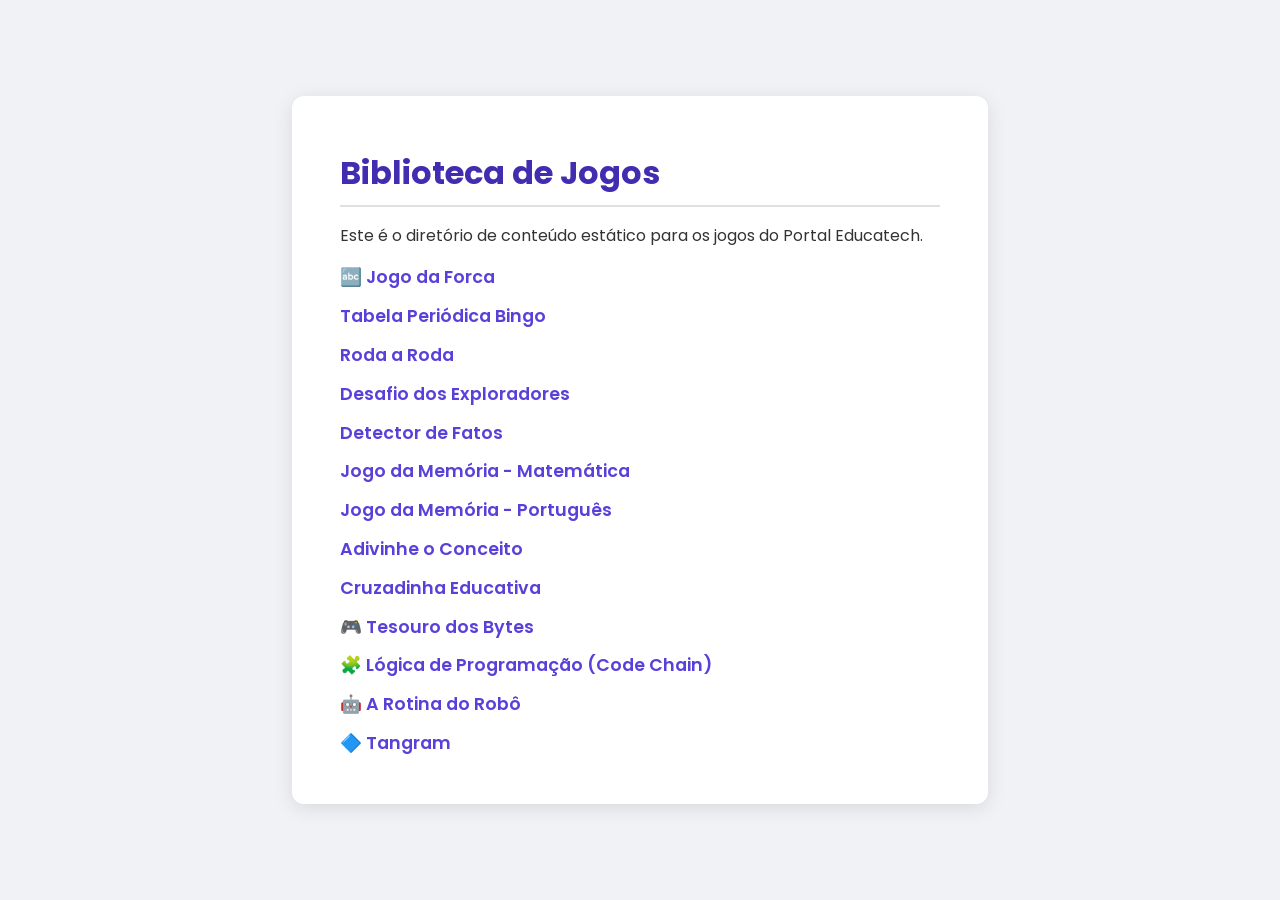
<file: index.html>
﻿<!DOCTYPE html>
<html lang="pt-BR">

<head>
    <meta charset="UTF-8">
    <meta name="viewport" content="width=device-width, initial-scale=1.0">
    <title>Índice de Jogos - Conteúdo Estático</title>
    <link rel="preconnect" href="https://fonts.googleapis.com">
    <link rel="preconnect" href="https://fonts.gstatic.com" crossorigin>
    <link href="https://fonts.googleapis.com/css2?family=Poppins:wght@300;400;600&display=swap" rel="stylesheet">
    <style>
        body {
            font-family: 'Poppins', sans-serif;
            background-color: #f0f2f5;
            color: #333;
            display: flex;
            justify-content: center;
            align-items: center;
            min-height: 100vh;
            margin: 0;
        }

        .container {
            background-color: white;
            padding: 2rem 3rem;
            border-radius: 12px;
            box-shadow: 0 4px 20px rgba(0, 0, 0, 0.1);
            max-width: 600px;
            width: 90%;
        }

        h1 {
            color: #422db1;
            border-bottom: 2px solid #e0e0e0;
            padding-bottom: 0.5rem;
            margin-bottom: 1rem;
        }

        ul {
            list-style-type: none;
            padding: 0;
        }

        li {
            margin: 0.8rem 0;
        }

        a {
            text-decoration: none;
            color: #5940d9;
            font-weight: 600;
            font-size: 1.1rem;
            transition: color 0.2s;
        }

        a:hover {
            color: #422db1;
            text-decoration: underline;
        }
    </style>
</head>

<body>
    <div class="container">
        <h1>Biblioteca de Jogos</h1>
        <p>Este é o diretório de conteúdo estático para os jogos do Portal Educatech.</p>
        <ul>
            <li><a href="./jogo-da-forca/">🔤 Jogo da Forca</a></li>
            <li><a href="./tabela-periodica-bingo/">Tabela Periódica Bingo</a></li>
            <li><a href="./roda-a-roda/">Roda a Roda</a></li>
            <li><a href="./desafio-exploradores/">Desafio dos Exploradores</a></li>
            <li><a href="./detector-fatos/">Detector de Fatos</a></li>
            <li><a href="./game-memoria/indexmatematica.html">Jogo da Memória - Matemática</a></li>
            <li><a href="./game-memoria/indexportuges.html">Jogo da Memória - Português</a></li>
            <li><a href="./Conceitos/">Adivinhe o Conceito</a></li>
            <li><a href="./Cruzadinha/">Cruzadinha Educativa</a></li>
            <li><a href="./tesouro-dos-bytes/">🎮 Tesouro dos Bytes</a></li>
            <li><a href="./logica de programação/">🧩 Lógica de Programação (Code Chain)</a></li>
            <li><a href="./rotina-robo/">🤖 A Rotina do Robô</a></li>
            <li><a href="./tangram/">🔷 Tangram</a></li>
        </ul>
    </div>
</body>

</html>
</file>
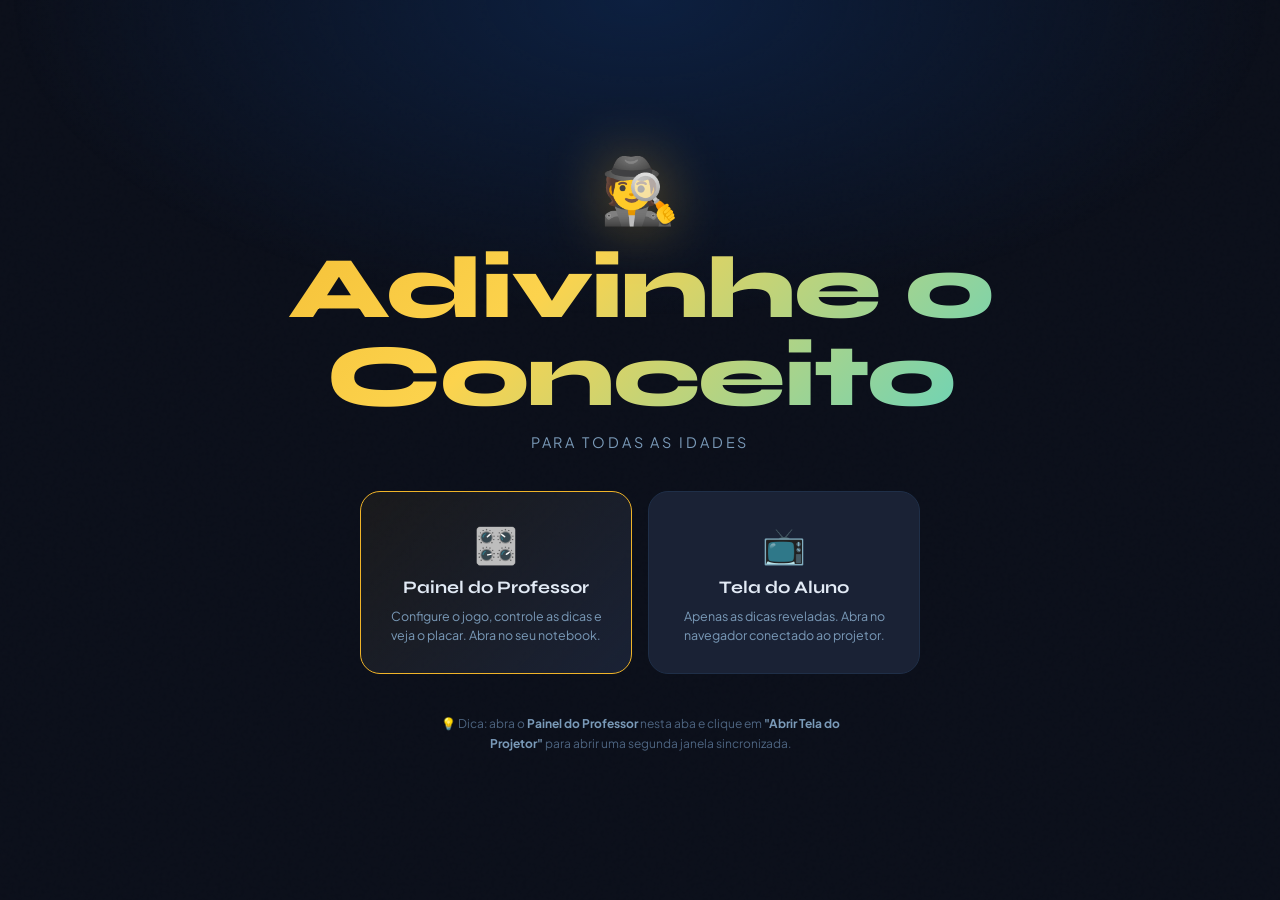
<file: Conceitos/index.html>
<!DOCTYPE html>
<html lang="pt-BR">

<head>
  <meta charset="UTF-8">
  <meta name="viewport" content="width=device-width, initial-scale=1.0">
  <title>Adivinhe o Conceito 🕵️</title>
  <link
    href="https://fonts.googleapis.com/css2?family=Syne:wght@700;800&family=Plus+Jakarta+Sans:wght@400;500;600;700&family=JetBrains+Mono:wght@500;700&display=swap"
    rel="stylesheet">
  <script src="https://cdn.sheetjs.com/xlsx-0.20.1/package/dist/xlsx.full.min.js"></script>
  <style>
    :root {
      --bg: #0b0f1a;
      --surf: #111827;
      --card: #1a2235;
      --border: #1f2f48;
      --border2: #2d4060;
      --gold: #f0b429;
      --gold2: #fcd34d;
      --cyan: #22d3ee;
      --green: #34d399;
      --red: #f87171;
      --purple: #a78bfa;
      --text: #e2eaf5;
      --muted: #4d6480;
      --muted2: #7a9ab8;

      --pts5-c: #f0b429;
      --pts5-bg: #f0b42918;
      --pts3-c: #22d3ee;
      --pts3-bg: #22d3ee18;
      --pts2-c: #34d399;
      --pts2-bg: #34d39918;
      --pts1-c: #a78bfa;
      --pts1-bg: #a78bfa18;
    }

    *,
    *::before,
    *::after {
      margin: 0;
      padding: 0;
      box-sizing: border-box;
    }

    body {
      background: var(--bg);
      color: var(--text);
      font-family: 'Plus Jakarta Sans', sans-serif;
      min-height: 100vh;
      overflow-x: hidden;
    }

    /* ─── NOISE TEXTURE OVERLAY ─────────────────────── */
    body::before {
      content: '';
      position: fixed;
      inset: 0;
      pointer-events: none;
      z-index: 0;
      background-image: url("data:image/svg+xml,%3Csvg viewBox='0 0 256 256' xmlns='http://www.w3.org/2000/svg'%3E%3Cfilter id='n'%3E%3CfeTurbulence type='fractalNoise' baseFrequency='0.9' numOctaves='4' stitchTiles='stitch'/%3E%3C/filter%3E%3Crect width='100%25' height='100%25' filter='url(%23n)' opacity='0.04'/%3E%3C/svg%3E");
      opacity: 0.4;
    }

    /* ─── UTILITIES ──────────────────────────────────── */
    .screen {
      display: none;
      min-height: 100vh;
      position: relative;
      z-index: 1;
    }

    .screen.active {
      display: flex;
      flex-direction: column;
    }

    /* ─── LANDING ────────────────────────────────────── */
    #landing {
      align-items: center;
      justify-content: center;
      background: radial-gradient(ellipse 70% 50% at 50% 0%, #0d2040, transparent 70%);
      padding: 2rem;
      gap: 2.5rem;
    }

    .landing-hero {
      text-align: center;
    }

    .landing-emoji {
      font-size: 4rem;
      display: block;
      margin-bottom: 1rem;
      filter: drop-shadow(0 0 30px #f0b42966);
    }

    .landing-title {
      font-family: 'Syne', sans-serif;
      font-size: clamp(2.8rem, 7vw, 5.5rem);
      font-weight: 800;
      line-height: 1;
      letter-spacing: -0.02em;
      background: linear-gradient(135deg, var(--gold) 0%, var(--gold2) 40%, var(--cyan) 100%);
      -webkit-background-clip: text;
      -webkit-text-fill-color: transparent;
      background-clip: text;
    }

    .landing-sub {
      margin-top: 0.75rem;
      font-size: 0.9rem;
      color: var(--muted2);
      letter-spacing: 0.2em;
      text-transform: uppercase;
    }

    .mode-cards {
      display: grid;
      grid-template-columns: 1fr 1fr;
      gap: 1rem;
      width: 100%;
      max-width: 560px;
    }

    @media(max-width:500px) {
      .mode-cards {
        grid-template-columns: 1fr;
      }
    }

    .mode-card {
      background: var(--card);
      border: 1.5px solid var(--border);
      border-radius: 1.25rem;
      padding: 1.8rem 1.5rem;
      cursor: pointer;
      transition: all 0.2s;
      text-align: center;
      display: flex;
      flex-direction: column;
      gap: 0.6rem;
      align-items: center;
    }

    .mode-card:hover {
      border-color: var(--gold);
      transform: translateY(-3px);
      box-shadow: 0 16px 40px #f0b42918;
    }

    .mode-card .mc-icon {
      font-size: 2.2rem;
    }

    .mode-card .mc-title {
      font-family: 'Syne', sans-serif;
      font-size: 1.1rem;
      font-weight: 700;
      color: var(--text);
    }

    .mode-card .mc-desc {
      font-size: 0.78rem;
      color: var(--muted2);
      line-height: 1.5;
    }

    .mode-card.highlight {
      border-color: var(--gold);
      background: linear-gradient(135deg, #f0b42910, var(--card));
    }

    /* ─── SETUP (professor) ──────────────────────────── */
    #setup {
      align-items: center;
      justify-content: center;
      background: radial-gradient(ellipse 60% 40% at 50% 0%, #0d2040, transparent);
      padding: 2rem;
    }

    .setup-wrap {
      width: 100%;
      max-width: 640px;
      display: flex;
      flex-direction: column;
      gap: 1.5rem;
    }

    .setup-back {
      align-self: flex-start;
      background: none;
      border: 1.5px solid var(--border);
      border-radius: 0.6rem;
      color: var(--muted2);
      padding: 0.4rem 0.9rem;
      font-size: 0.8rem;
      cursor: pointer;
      font-family: 'Plus Jakarta Sans', sans-serif;
      transition: all 0.15s;
    }

    .setup-back:hover {
      border-color: var(--border2);
      color: var(--text);
    }

    .setup-header {
      text-align: center;
      margin-bottom: 1.5rem;
    }

    .setup-header h2 {
      font-family: 'Syne', sans-serif;
      font-size: 2.2rem;
      font-weight: 800;
    }

    .setup-header p {
      color: var(--muted2);
      font-size: 0.9rem;
      margin-top: 0.3rem;
    }

    #user-info {
      display: none;
      text-align: center;
      padding: 0.6rem;
      background: rgba(240, 180, 41, 0.1);
      border-radius: 1rem;
      border: 1px solid rgba(240, 180, 41, 0.2);
      font-size: 0.85rem;
      color: var(--gold2);
      margin-bottom: 1.2rem;
      animation: fadein 0.5s ease;
    }

    .setup-panel {
      background: var(--card);
      border: 1.5px solid var(--border);
      border-radius: 1.25rem;
      padding: 2rem;
      display: flex;
      flex-direction: column;
      gap: 1.2rem;
    }

    .field-label {
      display: block;
      font-size: 0.7rem;
      letter-spacing: 0.15em;
      text-transform: uppercase;
      color: var(--muted2);
      margin-bottom: 0.5rem;
      font-weight: 600;
    }

    .field-input {
      width: 100%;
      background: var(--surf);
      border: 1.5px solid var(--border);
      border-radius: 0.7rem;
      padding: 0.85rem 1rem;
      color: var(--text);
      font-family: 'Plus Jakarta Sans', sans-serif;
      font-size: 0.95rem;
      outline: none;
      transition: border-color 0.2s, box-shadow 0.2s;
    }

    .field-input:focus {
      border-color: var(--gold);
      box-shadow: 0 0 0 3px #f0b42920;
    }

    .field-input::placeholder {
      color: var(--muted);
    }

    textarea.field-input {
      resize: vertical;
      min-height: 75px;
    }

    /* ─── VISUAL EDITOR TABS ─── */
    .tabs-row {
      display: flex;
      gap: 0.5rem;
      margin-bottom: 1rem;
    }

    .tab-btn {
      flex: 1;
      background: var(--surf);
      border: 1.5px solid var(--border);
      color: var(--muted2);
      padding: 0.7rem 1.2rem;
      border-radius: 0.7rem;
      font-family: 'Plus Jakarta Sans', sans-serif;
      font-size: 0.85rem;
      font-weight: 600;
      cursor: pointer;
      transition: all 0.2s;
    }

    .tab-btn:hover {
      border-color: var(--border2);
      color: var(--text);
    }

    .tab-btn.active {
      background: var(--gold);
      border-color: var(--gold);
      color: #000;
      box-shadow: 0 4px 15px #f0b42930;
    }

    .visual-list {
      display: flex;
      flex-direction: column;
      gap: 1rem;
      max-height: 50vh;
      overflow-y: auto;
      padding-right: 0.5rem;
    }

    .v-card {
      background: var(--surf);
      border: 1.5px solid var(--border);
      border-radius: 0.8rem;
      padding: 1.2rem;
      display: flex;
      flex-direction: column;
      gap: 0.8rem;
      position: relative;
    }

    .v-card-header {
      display: flex;
      justify-content: space-between;
      align-items: center;
      margin-bottom: 0.2rem;
    }

    .v-card-num {
      font-family: 'Syne', sans-serif;
      font-weight: 700;
      color: var(--gold);
      font-size: 1rem;
    }

    .btn-rm-card {
      background: #f8717118;
      color: #fca5a5;
      border: 1px solid #f8717155;
      border-radius: 0.5rem;
      padding: 0.35rem 0.8rem;
      font-size: 0.72rem;
      font-weight: 600;
      cursor: pointer;
      transition: 0.15s;
    }

    .btn-rm-card:hover {
      background: #f8717133;
      color: #fff;
    }

    .v-row {
      display: grid;
      grid-template-columns: 1fr 1fr;
      gap: 0.8rem;
    }

    @media(max-width: 600px) {
      .v-row {
        grid-template-columns: 1fr;
      }
    }

    .v-row>div {
      display: flex;
      flex-direction: column;
      gap: 0.35rem;
    }

    .v-input {
      background: var(--bg);
      border: 1.5px solid var(--border);
      border-radius: 0.5rem;
      padding: 0.7rem 0.8rem;
      color: var(--text);
      font-family: 'Plus Jakarta Sans', sans-serif;
      font-size: 0.85rem;
      outline: none;
      transition: border-color 0.2s;
    }

    .v-input:focus {
      border-color: var(--gold);
      box-shadow: 0 0 0 2px #f0b42920;
    }

    .v-label {
      font-size: 0.65rem;
      color: var(--muted2);
      text-transform: uppercase;
      font-weight: 700;
      letter-spacing: 0.05em;
    }

    .btn-add-v {
      background: transparent;
      border: 1.5px dashed var(--border2);
      color: var(--muted2);
      padding: 1rem;
      border-radius: 0.8rem;
      font-family: 'Plus Jakarta Sans', sans-serif;
      font-size: 0.9rem;
      font-weight: 600;
      cursor: pointer;
      transition: all 0.2s;
      display: flex;
      align-items: center;
      justify-content: center;
      gap: 0.5rem;
    }

    .btn-add-v:hover {
      border-color: var(--gold);
      color: var(--gold);
      background: #f0b42910;
    }

    .grid2 {
      display: grid;
      grid-template-columns: 1fr 1fr;
      gap: 1rem;
    }

    .btn-primary {
      width: 100%;
      padding: 1rem;
      border: none;
      border-radius: 0.8rem;
      background: linear-gradient(135deg, var(--gold), var(--gold2));
      color: #0a0c10;
      font-family: 'Syne', sans-serif;
      font-size: 1.2rem;
      font-weight: 700;
      letter-spacing: 0.05em;
      cursor: pointer;
      transition: transform 0.15s, box-shadow 0.15s, opacity 0.2s;
      box-shadow: 0 4px 24px #f0b42940;
    }

    .btn-primary:hover {
      transform: translateY(-2px);
      box-shadow: 0 8px 32px #f0b42955;
    }

    .btn-primary:active {
      transform: translateY(0);
    }

    .btn-primary:disabled {
      opacity: 0.45;
      cursor: not-allowed;
      transform: none;
    }

    .err-box {
      background: #f8717118;
      border: 1.5px solid #f87171;
      border-radius: 0.7rem;
      padding: 0.85rem 1rem;
      color: #fca5a5;
      font-size: 0.85rem;
      display: none;
    }

    /* ─── LOADING ────────────────────────────────────── */
    #loading {
      align-items: center;
      justify-content: center;
      gap: 2rem;
      background: var(--bg);
    }

    .spin {
      width: 56px;
      height: 56px;
      border: 3px solid var(--border);
      border-top-color: var(--gold);
      border-radius: 50%;
      animation: spin 0.75s linear infinite;
    }

    @keyframes spin {
      to {
        transform: rotate(360deg)
      }
    }

    .load-text {
      font-family: 'Syne', sans-serif;
      font-size: 1.5rem;
      color: var(--muted2);
      animation: breathe 1.6s ease-in-out infinite;
    }

    @keyframes breathe {

      0%,
      100% {
        opacity: 0.3
      }

      50% {
        opacity: 1
      }
    }

    /* ─── PROFESSOR PANEL ────────────────────────────── */
    #professor {
      flex-direction: row !important;
      min-height: 100vh;
    }

    /* Left sidebar */
    .prof-sidebar {
      width: 260px;
      min-width: 220px;
      background: var(--surf);
      border-right: 1.5px solid var(--border);
      display: flex;
      flex-direction: column;
      overflow: hidden;
    }

    .prof-sidebar-top {
      padding: 1rem;
      border-bottom: 1.5px solid var(--border);
      display: flex;
      flex-direction: column;
      gap: 0.5rem;
    }

    .sidebar-brand {
      font-family: 'Syne', sans-serif;
      font-size: 0.95rem;
      font-weight: 700;
      background: linear-gradient(90deg, var(--gold), var(--cyan));
      -webkit-background-clip: text;
      -webkit-text-fill-color: transparent;
      background-clip: text;
    }

    .sidebar-tema {
      font-size: 0.72rem;
      color: var(--muted2);
    }

    .btn-open-proj {
      width: 100%;
      padding: 0.65rem;
      border: none;
      border-radius: 0.6rem;
      background: linear-gradient(90deg, var(--gold), var(--gold2));
      color: #0a0c10;
      font-family: 'Syne', sans-serif;
      font-size: 0.9rem;
      font-weight: 700;
      cursor: pointer;
      transition: opacity 0.15s;
    }

    .btn-open-proj:hover {
      opacity: 0.9;
    }

    .sidebar-list {
      flex: 1;
      overflow-y: auto;
      padding: 0.75rem;
      display: flex;
      flex-direction: column;
      gap: 0.35rem;
    }

    .sidebar-label {
      font-size: 0.62rem;
      letter-spacing: 0.15em;
      text-transform: uppercase;
      color: var(--muted);
      margin-bottom: 0.3rem;
    }

    .card-item {
      display: flex;
      align-items: center;
      gap: 0.5rem;
      padding: 0.55rem 0.7rem;
      border-radius: 0.6rem;
      border: 1.5px solid transparent;
      cursor: pointer;
      transition: all 0.15s;
      font-size: 0.82rem;
      color: var(--text);
      font-weight: 500;
      background: var(--card);
    }

    .card-item:hover {
      border-color: var(--border2);
    }

    .card-item.active {
      border-color: var(--gold);
      background: #f0b42912;
      color: var(--gold);
    }

    .card-item.used {
      opacity: 0.3;
      text-decoration: line-through;
      pointer-events: none;
    }

    .card-num {
      font-family: 'JetBrains Mono', monospace;
      font-size: 0.68rem;
      color: var(--muted);
      min-width: 20px;
    }

    /* Right: main control area */
    .prof-main {
      flex: 1;
      display: flex;
      flex-direction: column;
      overflow: hidden;
    }

    /* Scoreboard bar */
    .score-bar {
      background: var(--surf);
      border-bottom: 1.5px solid var(--border);
      padding: 0.6rem 1.2rem;
      display: flex;
      gap: 0.6rem;
      align-items: center;
      flex-wrap: wrap;
    }

    .score-bar-label {
      font-size: 0.65rem;
      text-transform: uppercase;
      letter-spacing: 0.15em;
      color: var(--muted);
      margin-right: 0.2rem;
    }

    .team-pill {
      display: flex;
      align-items: center;
      gap: 0.4rem;
      background: var(--card);
      border: 1.5px solid var(--border);
      border-radius: 2rem;
      padding: 0.25rem 0.5rem 0.25rem 0.85rem;
      font-size: 0.82rem;
      font-weight: 600;
      transition: border-color 0.15s;
    }

    .team-pill:hover {
      border-color: var(--border2);
    }

    .team-pill-pts {
      font-family: 'JetBrains Mono', monospace;
      font-size: 0.88rem;
      color: var(--gold);
    }

    .pill-btn {
      width: 20px;
      height: 20px;
      border-radius: 50%;
      border: none;
      cursor: pointer;
      font-size: 0.72rem;
      font-weight: 700;
      display: flex;
      align-items: center;
      justify-content: center;
      transition: transform 0.1s;
    }

    .pill-btn:hover {
      transform: scale(1.2);
    }

    .pill-plus {
      background: var(--green);
      color: #000;
    }

    .pill-minus {
      background: var(--red);
      color: #fff;
    }

    /* Control content */
    .prof-content {
      flex: 1;
      overflow-y: auto;
      padding: 1.5rem;
      display: flex;
      flex-direction: column;
      gap: 1.2rem;
      align-items: center;
    }

    /* IDLE state */
    .idle-hint {
      flex: 1;
      display: flex;
      flex-direction: column;
      align-items: center;
      justify-content: center;
      gap: 1rem;
      color: var(--muted2);
      text-align: center;
    }

    .idle-hint .ih-icon {
      font-size: 3rem;
      opacity: 0.4;
    }

    /* Active concept panel */
    .ctrl-panel {
      width: 100%;
      max-width: 680px;
      display: flex;
      flex-direction: column;
      gap: 1rem;
    }

    .concept-reveal-box {
      background: linear-gradient(135deg, #f0b42915, #f0b42905);
      border: 2px solid var(--gold);
      border-radius: 1rem;
      padding: 1.2rem 1.5rem;
      display: flex;
      align-items: center;
      justify-content: space-between;
      gap: 1rem;
    }

    .concept-reveal-name {
      font-family: 'Syne', sans-serif;
      font-size: 1.8rem;
      font-weight: 800;
      color: var(--gold);
    }

    .proib-list {
      display: flex;
      flex-wrap: wrap;
      gap: 0.35rem;
      margin-top: 0.4rem;
    }

    .proib-tag {
      background: #f8717118;
      border: 1px solid #f8717155;
      color: #fca5a5;
      font-size: 0.68rem;
      font-weight: 700;
      padding: 0.15rem 0.55rem;
      border-radius: 2rem;
      text-decoration: line-through;
      text-transform: uppercase;
      letter-spacing: 0.05em;
    }

    /* Timer ring */
    .timer-wrap {
      display: flex;
      flex-direction: column;
      align-items: center;
      gap: 0.3rem;
      flex-shrink: 0;
    }

    .timer-ring {
      position: relative;
      width: 72px;
      height: 72px;
    }

    .timer-ring svg {
      transform: rotate(-90deg);
    }

    .timer-ring circle {
      transition: stroke-dashoffset 1s linear;
    }

    .timer-num {
      position: absolute;
      inset: 0;
      display: flex;
      align-items: center;
      justify-content: center;
      font-family: 'Syne', sans-serif;
      font-size: 1.6rem;
      font-weight: 800;
    }

    .timer-num.urgent {
      color: var(--red) !important;
      animation: tshake 0.25s ease infinite;
    }

    @keyframes tshake {

      0%,
      100% {
        transform: translateX(0)
      }

      33% {
        transform: translateX(-2px)
      }

      66% {
        transform: translateX(2px)
      }
    }

    /* Dicas panel - professor sees all, controls reveal */
    .dicas-panel {
      display: flex;
      flex-direction: column;
      gap: 0.5rem;
    }

    .dica-ctrl-row {
      display: flex;
      align-items: stretch;
      gap: 0.6rem;
      border-radius: 0.75rem;
      overflow: hidden;
      border: 1.5px solid var(--border);
      transition: border-color 0.2s;
    }

    .dica-ctrl-row.revealed {
      border-color: var(--border2);
    }

    .dica-pts-badge {
      width: 48px;
      display: flex;
      flex-direction: column;
      align-items: center;
      justify-content: center;
      flex-shrink: 0;
      font-family: 'Syne', sans-serif;
      font-size: 1.2rem;
      font-weight: 800;
      gap: 1px;
      background: var(--surf);
    }

    .dica-pts-badge small {
      font-family: 'Plus Jakarta Sans', sans-serif;
      font-size: 0.55rem;
      font-weight: 700;
      text-transform: uppercase;
      letter-spacing: 0.06em;
      opacity: 0.75;
    }

    .dp5 {
      color: var(--pts5-c);
    }

    .dp3 {
      color: var(--pts3-c);
    }

    .dp2 {
      color: var(--pts2-c);
    }

    .dp1 {
      color: var(--pts1-c);
    }

    .dica-ctrl-text {
      flex: 1;
      padding: 0.7rem 0.85rem;
      font-size: 0.88rem;
      line-height: 1.55;
      background: var(--card);
      display: flex;
      align-items: center;
      color: var(--text);
    }

    .dica-ctrl-text.hidden-dica {
      color: var(--muted);
      font-style: italic;
    }

    .dica-reveal-btn {
      padding: 0 0.9rem;
      border: none;
      border-left: 1.5px solid var(--border);
      background: var(--surf);
      color: var(--muted2);
      font-size: 0.78rem;
      font-weight: 700;
      cursor: pointer;
      transition: all 0.15s;
      font-family: 'Plus Jakarta Sans', sans-serif;
      white-space: nowrap;
    }

    .dica-reveal-btn:hover {
      background: var(--gold);
      color: #000;
    }

    .dica-reveal-btn:disabled {
      opacity: 0.3;
      cursor: default;
      background: var(--surf);
      color: var(--muted);
    }

    /* Action buttons */
    .action-row {
      display: flex;
      gap: 0.6rem;
      flex-wrap: wrap;
    }

    .btn-acertou {
      flex: 1;
      min-width: 140px;
      padding: 0.8rem;
      border: none;
      border-radius: 0.75rem;
      background: linear-gradient(135deg, var(--green), #059669);
      color: #000;
      font-family: 'Syne', sans-serif;
      font-size: 1rem;
      font-weight: 700;
      cursor: pointer;
      transition: all 0.15s;
      box-shadow: 0 4px 16px #34d39930;
    }

    .btn-acertou:hover {
      transform: translateY(-2px);
      box-shadow: 0 8px 24px #34d39945;
    }

    .btn-pular {
      padding: 0.8rem 1.2rem;
      border: 1.5px solid var(--border);
      border-radius: 0.75rem;
      background: transparent;
      color: var(--muted2);
      font-family: 'Plus Jakarta Sans', sans-serif;
      font-size: 0.9rem;
      font-weight: 600;
      cursor: pointer;
      transition: all 0.15s;
    }

    .btn-pular:hover {
      border-color: var(--border2);
      color: var(--text);
    }

    .btn-novo-jogo {
      padding: 0.8rem 1.2rem;
      border: 1.5px solid var(--border);
      border-radius: 0.75rem;
      background: transparent;
      color: var(--muted);
      font-family: 'Plus Jakarta Sans', sans-serif;
      font-size: 0.85rem;
      font-weight: 600;
      cursor: pointer;
      transition: all 0.15s;
    }

    .btn-novo-jogo:hover {
      border-color: var(--red);
      color: var(--red);
    }

    /* AWARD MODAL */
    .modal-bg {
      display: none;
      position: fixed;
      inset: 0;
      background: #00000090;
      backdrop-filter: blur(6px);
      z-index: 200;
      align-items: center;
      justify-content: center;
      padding: 2rem;
    }

    .modal-bg.open {
      display: flex;
      animation: fadein 0.2s ease;
    }

    @keyframes fadein {
      from {
        opacity: 0
      }

      to {
        opacity: 1
      }
    }

    .modal-box {
      background: var(--card);
      border: 1.5px solid var(--border);
      border-radius: 1.25rem;
      padding: 2rem;
      width: 100%;
      max-width: 480px;
      display: flex;
      flex-direction: column;
      gap: 1.2rem;
      animation: popin 0.25s cubic-bezier(0.175, 0.885, 0.32, 1.275);
    }

    @keyframes popin {
      from {
        transform: scale(0.88);
        opacity: 0
      }

      to {
        transform: scale(1);
        opacity: 1
      }
    }

    .modal-title {
      font-family: 'Syne', sans-serif;
      font-size: 1.1rem;
      font-weight: 700;
      text-align: center;
      color: var(--muted2);
      text-transform: uppercase;
      letter-spacing: 0.1em;
    }

    .modal-pts-info {
      text-align: center;
      font-size: 0.82rem;
      color: var(--muted2);
    }

    .modal-teams {
      display: flex;
      flex-direction: column;
      gap: 0.5rem;
    }

    .modal-team-btn {
      display: flex;
      align-items: center;
      justify-content: space-between;
      padding: 0.85rem 1.1rem;
      border-radius: 0.75rem;
      border: 1.5px solid var(--border);
      background: var(--surf);
      color: var(--text);
      font-family: 'Plus Jakarta Sans', sans-serif;
      font-size: 0.95rem;
      font-weight: 600;
      cursor: pointer;
      transition: all 0.15s;
    }

    .modal-team-btn:hover {
      border-color: var(--green);
      background: #34d39918;
      color: var(--green);
    }

    .modal-team-pts {
      font-family: 'JetBrains Mono', monospace;
      font-size: 0.85rem;
      color: var(--muted2);
    }

    .modal-nobody {
      padding: 0.75rem;
      border: 1.5px solid var(--border);
      border-radius: 0.75rem;
      background: transparent;
      color: var(--muted);
      font-family: 'Plus Jakarta Sans', sans-serif;
      font-size: 0.9rem;
      font-weight: 600;
      cursor: pointer;
      transition: all 0.15s;
      text-align: center;
    }

    .modal-nobody:hover {
      border-color: var(--muted);
      color: var(--text);
    }

    /* END MODAL */
    .end-modal {
      max-width: 560px;
    }

    .end-scores {
      display: flex;
      flex-wrap: wrap;
      gap: 0.75rem;
      justify-content: center;
    }

    .end-score-card {
      background: var(--surf);
      border: 2px solid var(--gold);
      border-radius: 1rem;
      padding: 1rem 1.5rem;
      min-width: 120px;
      text-align: center;
    }

    .esc-name {
      font-size: 0.7rem;
      color: var(--muted2);
      text-transform: uppercase;
      letter-spacing: 0.1em;
      margin-bottom: 0.25rem;
    }

    .esc-pts {
      font-family: 'Syne', sans-serif;
      font-size: 2.5rem;
      font-weight: 800;
      color: var(--gold);
    }

    /* ─── PROJECTOR SCREEN ───────────────────────────── */
    #projector {
      background: #050810;
      align-items: stretch;
      justify-content: stretch;
      min-height: 100vh;
      background-image: radial-gradient(ellipse 80% 60% at 50% -5%, #0d2040, transparent 65%);
    }

    .proj-wrap {
      flex: 1;
      display: flex;
      flex-direction: column;
      align-items: center;
      justify-content: center;
      padding: 3rem 4rem;
      gap: 2rem;
      position: relative;
    }

    /* Decorative grid lines */
    .proj-wrap::before {
      content: '';
      position: absolute;
      inset: 0;
      pointer-events: none;
      background-image:
        linear-gradient(var(--border) 1px, transparent 1px),
        linear-gradient(90deg, var(--border) 1px, transparent 1px);
      background-size: 60px 60px;
      opacity: 0.12;
      mask-image: radial-gradient(ellipse 80% 80% at 50% 50%, black, transparent);
    }

    .proj-header {
      display: flex;
      align-items: center;
      justify-content: space-between;
      width: 100%;
      max-width: 960px;
    }

    .proj-logo {
      font-family: 'Syne', sans-serif;
      font-size: 1rem;
      font-weight: 700;
      color: var(--muted);
      letter-spacing: 0.15em;
      text-transform: uppercase;
    }

    .proj-teams-row {
      display: flex;
      gap: 0.75rem;
      flex-wrap: wrap;
      justify-content: flex-end;
    }

    .proj-team-chip {
      display: flex;
      align-items: center;
      gap: 0.5rem;
      background: var(--card);
      border: 1.5px solid var(--border);
      border-radius: 2rem;
      padding: 0.3rem 0.8rem 0.3rem 0.7rem;
    }

    .proj-team-chip.leader {
      border-color: var(--gold);
      background: #f0b42915;
    }

    .proj-team-name {
      font-size: 0.8rem;
      font-weight: 600;
    }

    .proj-team-pts {
      font-family: 'JetBrains Mono', monospace;
      font-size: 0.88rem;
      color: var(--gold);
      font-weight: 700;
    }

    /* Main projector content */
    .proj-content {
      flex: 1;
      display: flex;
      flex-direction: column;
      align-items: center;
      justify-content: center;
      width: 100%;
      max-width: 960px;
      gap: 2.5rem;
    }

    /* IDLE state projector */
    .proj-idle {
      display: flex;
      flex-direction: column;
      align-items: center;
      gap: 1.5rem;
      text-align: center;
    }

    .proj-idle-icon {
      font-size: 5rem;
      filter: drop-shadow(0 0 40px #f0b42944);
      animation: float 3s ease-in-out infinite;
    }

    @keyframes float {

      0%,
      100% {
        transform: translateY(0)
      }

      50% {
        transform: translateY(-12px)
      }
    }

    .proj-idle-title {
      font-family: 'Syne', sans-serif;
      font-size: clamp(2.5rem, 5vw, 4rem);
      font-weight: 800;
      background: linear-gradient(135deg, var(--gold), var(--cyan));
      -webkit-background-clip: text;
      -webkit-text-fill-color: transparent;
      background-clip: text;
    }

    .proj-idle-sub {
      color: var(--muted2);
      font-size: 1rem;
    }

    /* PLAYING state projector */
    .proj-playing {
      display: none;
      width: 100%;
      flex-direction: column;
      gap: 1.8rem;
      align-items: center;
    }

    .proj-timer-row {
      display: flex;
      align-items: center;
      gap: 1rem;
      justify-content: center;
    }

    .proj-timer-ring {
      position: relative;
      width: 88px;
      height: 88px;
      flex-shrink: 0;
    }

    .proj-timer-ring svg {
      transform: rotate(-90deg);
    }

    .proj-timer-ring circle {
      transition: stroke-dashoffset 1s linear;
    }

    .proj-timer-num {
      position: absolute;
      inset: 0;
      display: flex;
      align-items: center;
      justify-content: center;
      font-family: 'Syne', sans-serif;
      font-size: 1.9rem;
      font-weight: 800;
      color: var(--text);
    }

    .proj-timer-num.urgent {
      color: var(--red) !important;
      animation: tshake 0.25s ease infinite;
    }

    .proj-round-info {
      display: flex;
      flex-direction: column;
      gap: 0.2rem;
    }

    .proj-dica-count {
      font-size: 0.75rem;
      color: var(--muted2);
      text-transform: uppercase;
      letter-spacing: 0.12em;
    }

    .proj-pts-now {
      font-family: 'Syne', sans-serif;
      font-size: 1.5rem;
      font-weight: 800;
      /* color set dynamically */
    }

    /* Dicas on projector */
    .proj-dicas {
      width: 100%;
      display: flex;
      flex-direction: column;
      gap: 0.85rem;
    }

    .proj-dica-item {
      display: flex;
      align-items: stretch;
      gap: 0;
      border-radius: 1rem;
      overflow: hidden;
      border: 1.5px solid var(--border);
      animation: slideIn 0.4s cubic-bezier(0.175, 0.885, 0.32, 1.275);
    }

    @keyframes slideIn {
      from {
        opacity: 0;
        transform: translateX(-24px)
      }

      to {
        opacity: 1;
        transform: translateX(0)
      }
    }

    .proj-dica-badge {
      width: 72px;
      display: flex;
      flex-direction: column;
      align-items: center;
      justify-content: center;
      flex-shrink: 0;
      font-family: 'Syne', sans-serif;
      font-size: 1.6rem;
      font-weight: 800;
      gap: 2px;
    }

    .proj-dica-badge small {
      font-family: 'Plus Jakarta Sans', sans-serif;
      font-size: 0.6rem;
      font-weight: 700;
      text-transform: uppercase;
      letter-spacing: 0.06em;
      opacity: 0.75;
    }

    .pdb5 {
      background: var(--pts5-bg);
      color: var(--pts5-c);
    }

    .pdb3 {
      background: var(--pts3-bg);
      color: var(--pts3-c);
    }

    .pdb2 {
      background: var(--pts2-bg);
      color: var(--pts2-c);
    }

    .pdb1 {
      background: var(--pts1-bg);
      color: var(--pts1-c);
    }

    .proj-dica-text {
      flex: 1;
      padding: 1rem 1.4rem;
      font-size: clamp(1rem, 2vw, 1.3rem);
      line-height: 1.55;
      background: var(--card);
      display: flex;
      align-items: center;
      color: var(--text);
    }

    /* REVEAL state projector */
    .proj-reveal {
      display: none;
      flex-direction: column;
      align-items: center;
      gap: 1.5rem;
      text-align: center;
    }

    .proj-reveal-label {
      font-size: 0.85rem;
      color: var(--muted2);
      text-transform: uppercase;
      letter-spacing: 0.2em;
    }

    .proj-reveal-word {
      font-family: 'Syne', sans-serif;
      font-size: clamp(3rem, 9vw, 7rem);
      font-weight: 800;
      line-height: 1;
      letter-spacing: -0.02em;
      background: linear-gradient(135deg, var(--gold), var(--gold2), var(--cyan));
      -webkit-background-clip: text;
      -webkit-text-fill-color: transparent;
      background-clip: text;
      animation: zoomIn 0.5s cubic-bezier(0.175, 0.885, 0.32, 1.275);
    }

    @keyframes zoomIn {
      from {
        transform: scale(0.4);
        opacity: 0
      }

      to {
        transform: scale(1);
        opacity: 1
      }
    }

    .confetti-wrap {
      position: fixed;
      inset: 0;
      pointer-events: none;
      z-index: 10;
      overflow: hidden;
    }

    .confetti-dot {
      position: absolute;
      width: 8px;
      height: 8px;
      border-radius: 2px;
      animation: confettiFall linear forwards;
    }

    @keyframes confettiFall {
      0% {
        transform: translateY(-20px) rotate(0deg);
        opacity: 1;
      }

      100% {
        transform: translateY(110vh) rotate(720deg);
        opacity: 0;
      }
    }

    /* ─── Scrollbar ──────────────────────────────────── */
    ::-webkit-scrollbar {
      width: 4px;
    }

    ::-webkit-scrollbar-track {
      background: var(--surf);
    }

    ::-webkit-scrollbar-thumb {
      background: var(--border2);
      border-radius: 2px;
    }

    @media(max-width:640px) {
      .prof-sidebar {
        display: none;
      }

      .proj-wrap {
        padding: 1.5rem;
      }
    }

    /* ════════ TOAST NOTIFICATION ════════ */
    #toast-container {
      position: fixed;
      top: 24px;
      right: 24px;
      z-index: 99999;
      display: flex;
      flex-direction: column;
      gap: 12px;
      pointer-events: none;
    }

    .toast-msg {
      background: var(--card);
      border-left: 4px solid var(--gold);
      color: var(--text);
      padding: 1rem 1.25rem;
      border-radius: 0.5rem;
      box-shadow: 0 10px 30px rgba(0, 0, 0, 0.6);
      font-family: 'Plus Jakarta Sans', sans-serif;
      font-size: 0.9rem;
      font-weight: 500;
      display: flex;
      align-items: center;
      gap: 12px;
      transform: translateX(120%);
      animation: slideInRight cubic-bezier(0.175, 0.885, 0.32, 1.275) 0.5s forwards;
      max-width: 320px;
      pointer-events: auto;
    }

    .toast-msg.success {
      border-left-color: var(--green);
    }

    .toast-msg.error {
      border-left-color: var(--red);
    }

    .toast-msg.fade-out {
      animation: fadeOutRight ease-out 0.4s forwards;
    }

    @keyframes slideInRight {
      to {
        transform: translateX(0);
      }
    }

    @keyframes fadeOutRight {
      to {
        transform: translateX(120%);
        opacity: 0;
      }
    }
  </style>

  <style>
    /* ═══════════════════ BRINCABYTES INTEGRATION ═══════════════════ */
    #bb-status-banner {
      display: flex; align-items: center; justify-content: center; gap: 0.6rem;
      padding: 0.55rem 1.4rem; border-radius: 2rem;
      border: 1.5px solid #4d6480; background: #0f1623;
      font-size: 0.82rem; font-weight: 600; color: #5a7296;
      width: fit-content; margin: 0 auto; transition: all 0.4s ease;
    }
    #bb-status-banner.connected {
      border-color: #34d399; color: #e8edf5;
      background: linear-gradient(135deg, rgba(52,211,153,0.08), #0f1623);
      box-shadow: 0 0 18px rgba(52,211,153,0.15);
    }
    #bb-status-banner .bb-badge {
      display: inline-flex; align-items: center; gap: 0.3rem;
      background: rgba(52,211,153,0.12); border: 1px solid rgba(52,211,153,0.3);
      color: #34d399; font-size: 0.68rem; font-weight: 700;
      letter-spacing: 0.12em; text-transform: uppercase;
      padding: 0.15rem 0.65rem; border-radius: 2rem;
    }
    #bb-status-banner .bb-dot {
      width: 7px; height: 7px; border-radius: 50%;
      background: #34d399; box-shadow: 0 0 6px #34d399;
      animation: bbpulse 1.8s ease-in-out infinite;
    }
    @keyframes bbpulse { 0%,100%{opacity:0.5;transform:scale(1)} 50%{opacity:1;transform:scale(1.3)} }
    #btn-bb-library {
      width: 100%; padding: 0.72rem;
      border: 1.5px solid #1e2d45; border-radius: 0.8rem;
      background: #161e2e; color: #5a7296;
      font-family: 'Plus Jakarta Sans', sans-serif;
      font-size: 0.9rem; font-weight: 600; cursor: pointer;
      display: flex; align-items: center; justify-content: center; gap: 0.5rem;
      transition: all 0.2s;
    }
    #btn-bb-library:hover {
      border-color: #f0b429; color: #f0b429;
      background: rgba(240,180,41,0.06);
    }
    #btn-bb-library:disabled { opacity: 0.35; cursor: not-allowed; }
    /* Modal */
    #bb-library-modal {
      display: none; position: fixed; inset: 0; z-index: 500;
      background: rgba(0,0,0,0.75); backdrop-filter: blur(6px);
      align-items: center; justify-content: center; padding: 1.5rem;
    }
    #bb-library-modal.open { display: flex; animation: fadein 0.2s ease; }
    .bb-modal-box {
      background: #0f1623; border: 1.5px solid #1e2d45;
      border-radius: 1.25rem; width: 100%; max-width: 600px; max-height: 80vh;
      display: flex; flex-direction: column; overflow: hidden;
      box-shadow: 0 24px 60px rgba(0,0,0,0.6);
      animation: popin 0.25s cubic-bezier(0.175,0.885,0.32,1.275);
    }
    .bb-modal-header {
      display: flex; align-items: center; justify-content: space-between;
      padding: 1.1rem 1.4rem; border-bottom: 1.5px solid #1e2d45;
    }
    .bb-modal-title { font-family: 'Syne', sans-serif; font-size: 1.1rem; font-weight: 800; color: #e8edf5; }
    .bb-modal-close {
      background: transparent; border: none; color: #5a7296;
      font-size: 1.2rem; cursor: pointer; padding: 0.2rem 0.5rem;
      border-radius: 0.4rem; transition: color 0.15s; line-height: 1;
    }
    .bb-modal-close:hover { color: #f87171; }
    .bb-modal-filters {
      display: flex; gap: 0.75rem;
      padding: 0.9rem 1.4rem; border-bottom: 1px solid #1e2d45;
    }
    .bb-search-input {
      flex: 1; background: #080c14; border: 1.5px solid #1e2d45;
      border-radius: 0.6rem; padding: 0.6rem 0.9rem;
      color: #e8edf5; font-family: 'Plus Jakarta Sans', sans-serif;
      font-size: 0.85rem; outline: none; transition: border-color 0.2s;
    }
    .bb-search-input:focus { border-color: #f0b429; }
    .bb-search-input::placeholder { color: #5a7296; }
    .bb-filter-select {
      background: #080c14; border: 1.5px solid #1e2d45;
      border-radius: 0.6rem; padding: 0.6rem 0.9rem;
      color: #8aa0bc; font-family: 'Plus Jakarta Sans', sans-serif;
      font-size: 0.82rem; outline: none; cursor: pointer;
      transition: border-color 0.2s;
    }
    .bb-filter-select:focus { border-color: #f0b429; }
    .bb-modal-list {
      flex: 1; overflow-y: auto; padding: 0.75rem 1rem;
      display: flex; flex-direction: column; gap: 0.5rem;
    }
    .bb-empty-state {
      flex: 1; display: flex; align-items: center; justify-content: center;
      padding: 2rem; color: #5a7296; font-size: 0.88rem; text-align: center;
    }
    .bb-list-item {
      display: flex; align-items: center; justify-content: space-between;
      background: #161e2e; border: 1.5px solid #1e2d45;
      border-radius: 0.75rem; padding: 0.85rem 1rem;
      cursor: pointer; transition: all 0.15s; gap: 0.75rem;
    }
    .bb-list-item:hover { border-color: #f0b429; background: rgba(240,180,41,0.05); }
    .bb-item-info { flex: 1; min-width: 0; }
    .bb-item-title { font-size: 0.9rem; font-weight: 600; color: #e8edf5; white-space: nowrap; overflow: hidden; text-overflow: ellipsis; }
    .bb-item-meta { font-size: 0.72rem; color: #5a7296; margin-top: 0.2rem; }
    .bb-item-actions { display: flex; gap: 0.4rem; flex-shrink: 0; }
    .bb-btn-load {
      padding: 0.35rem 0.8rem; border: 1px solid rgba(240,180,41,0.3);
      border-radius: 0.5rem; background: rgba(240,180,41,0.1);
      color: #f0b429; font-size: 0.75rem; font-weight: 700;
      cursor: pointer; transition: all 0.15s;
      font-family: 'Plus Jakarta Sans', sans-serif;
    }
    .bb-btn-load:hover { background: rgba(240,180,41,0.2); border-color: rgba(240,180,41,0.5); }
    .bb-btn-del {
      padding: 0.35rem 0.7rem; border: 1px solid rgba(248,113,113,0.2);
      border-radius: 0.5rem; background: transparent; color: #f87171;
      font-size: 0.75rem; cursor: pointer; transition: all 0.15s;
      font-family: 'Plus Jakarta Sans', sans-serif;
    }
    .bb-btn-del:hover { background: rgba(248,113,113,0.12); }
    .bb-modal-footer {
      padding: 0.75rem 1.4rem; border-top: 1px solid #1e2d45;
      display: flex; justify-content: flex-end; gap: 0.6rem;
    }
    .bb-btn-save {
      padding: 0.6rem 1.2rem; border: none; border-radius: 0.6rem;
      background: linear-gradient(135deg, #f0b429, #fcd34d);
      color: #0a0c10; font-family: 'Syne', sans-serif;
      font-size: 0.9rem; font-weight: 700; cursor: pointer;
      transition: all 0.15s; display: flex; align-items: center; gap: 0.4rem;
    }
    .bb-btn-save:hover { transform: translateY(-1px); box-shadow: 0 4px 15px rgba(240,180,41,0.4); }
    .bb-btn-save:disabled { opacity: 0.4; cursor: not-allowed; transform: none; }
  </style>
</head>

  <!-- ════════════ MODAL BIBLIOTECA BRINCABYTES ════════════ -->
  <div id="bb-library-modal">
    <div class="bb-modal-box">
      <div class="bb-modal-header">
        <div class="bb-modal-title">📚 Minha Biblioteca</div>
        <button class="bb-modal-close" onclick="bbCloseLibrary()">✕</button>
      </div>
      <div class="bb-modal-filters">
        <input class="bb-search-input" id="bb-search" type="text" placeholder="🔍 Buscar..." oninput="bbRenderLibrary()">
        <select class="bb-filter-select" id="bb-filter-disciplina" onchange="bbRenderLibrary()">
          <option value="">Todas as Disciplinas</option>
        </select>
      </div>
      <div class="bb-modal-list" id="bb-modal-list">
        <div class="bb-empty-state">Nenhuma atividade encontrada ou salva.</div>
      </div>
      <div class="bb-modal-footer">
        <button class="bb-btn-save" id="bb-btn-save" onclick="bbSaveCurrentList()" disabled>💾 Salvar Lista Atual</button>
      </div>
    </div>
  </div>

<body>
  <div id="toast-container"></div>

  <!-- ════════════════════════════════════════════════════
     TELA 1 — LANDING (escolher modo)
════════════════════════════════════════════════════ -->
  <div id="landing" class="screen active">
    <div class="landing-hero">
      <span class="landing-emoji">🕵️</span>
      <h1 class="landing-title">Adivinhe o Conceito</h1>
      <p class="landing-sub">Para Todas as Idades</p>
    </div>
    <div class="mode-cards">
      <div class="mode-card highlight" onclick="goTo('setup')">
        <div class="mc-icon">🎛️</div>
        <div class="mc-title">Painel do Professor</div>
        <div class="mc-desc">Configure o jogo, controle as dicas e veja o placar. Abra no seu notebook.</div>
      </div>
      <div class="mode-card" onclick="abrirProjetor()">
        <div class="mc-icon">📺</div>
        <div class="mc-title">Tela do Aluno</div>
        <div class="mc-desc">Apenas as dicas reveladas. Abra no navegador conectado ao projetor.</div>
      </div>
    </div>
    <p style="font-size:0.75rem;color:var(--muted);text-align:center;max-width:400px;line-height:1.6;">
      💡 Dica: abra o <strong style="color:var(--muted2)">Painel do Professor</strong> nesta aba e clique em <strong
        style="color:var(--muted2)">"Abrir Tela do Projetor"</strong> para abrir uma segunda janela sincronizada.
    </p>
  </div>

  <!-- ════════════════════════════════════════════════════
     TELA 2 — SETUP
════════════════════════════════════════════════════ -->
  <div id="setup" class="screen">
    <div style="flex:1;display:flex;align-items:center;justify-content:center;padding:2rem;background:radial-gradient(ellipse 60% 40% at 50% 0%,#0d1a31,transparent)">
      <div class="setup-wrap" style="max-width:950px; width:100%;">
        
        <div id="user-info"></div>

        <div class="setup-header" style="position:relative; margin-bottom:1.5rem; text-align:center;">
          <button class="setup-back" onclick="goTo('landing')" style="position:absolute; left:0; top:50%; transform:translateY(-50%); opacity:0.6; background:none; border:none; color:var(--text); cursor:pointer; font-weight:600;">← Voltar</button>
          <h2 style="font-size:1.4rem; margin-bottom:0.2rem;">⚙️ Configurar Atividade</h2>
        </div>

        <div style="display:grid; grid-template-columns: 340px 1fr; gap:1.5rem; width:100%; align-items: start;">
          
          <!-- COLUNA ESQUERDA: CONFIGURAÇÃO E FERRAMENTAS -->
          <div style="display:flex; flex-direction:column; gap:1.2rem;">
            
            <!-- Bloco 1: Identificação -->
            <div style="background:var(--card); border:1.5px solid var(--border); border-radius:1.5rem; padding:1.5rem; display:flex; flex-direction:column; gap:1rem;">
              <h3 style="font-size:0.85rem; color:var(--muted); margin:0; text-transform:uppercase; letter-spacing:0.1em;">📋 Atividade</h3>
              
              <div>
                <label class="field-label" style="font-size:0.75rem; margin-bottom:0.4rem;">Título da Aula</label>
                <input id="s-tema" class="field-input" placeholder="Ex: Biologia - Citologia Básica" style="background:var(--surf); padding:0.7rem; border-radius:0.8rem;">
              </div>

              <div>
                <label class="field-label" style="font-size:0.75rem; margin-bottom:0.4rem;">Equipes</label>
                <select id="s-eq" class="field-input" style="background:var(--surf); padding:0.7rem; border-radius:0.8rem;">
                  <option value="2">2 equipes</option>
                  <option value="3">3 equipes</option>
                  <option value="4" selected>4 equipes</option>
                  <option value="5">5 equipes</option>
                  <option value="6">6 equipes</option>
                </select>
              </div>
            </div>

            <!-- Bloco 2: Ferramentas e Importação -->
            <div style="background:var(--card); border:1.5px solid var(--border); border-radius:1.5rem; padding:1.5rem; display:flex; flex-direction:column; gap:1rem;">
              <h3 style="font-size:0.85rem; color:var(--muted); margin:0; text-transform:uppercase; letter-spacing:0.1em;">⚡ Ações Rápidas</h3>
              
              <button id="btn-bb-library" onclick="bbOpenLibrary()" style="width:100%; padding:0.75rem; border:1.5px solid var(--gold); border-radius:1rem; background:rgba(240,180,41,0.05); color:var(--gold); font-family:'Plus Jakarta Sans',sans-serif; font-size:0.85rem; font-weight:700; cursor:pointer; display:flex; align-items:center; justify-content:center; gap:0.6rem; transition:all 0.2s;" disabled>📚 Minha Biblioteca</button>

              <button onclick="mostrarPromptHelper()" style="background:var(--surf); border:1.5px solid var(--border); color:var(--text); padding:0.7rem; border-radius:1rem; cursor:pointer; font-size:0.8rem; font-weight:600; text-align:left; display:flex; gap:0.6rem; align-items:center;">
                <span style="font-size:1.1rem;">🤖</span>
                <span>Gerar com IA (ChatGPT)</span>
              </button>

              <div style="background:var(--surf); border:1.5px dashed var(--border2); border-radius:1rem; padding:1rem; text-align:center; position:relative;">
                <input type="file" id="excel-upload" accept=".xlsx, .xls" style="position:absolute; inset:0; opacity:0; cursor:pointer;" onchange="processarExcel(event)">
                <div style="font-size:1.2rem; margin-bottom:0.2rem;">📂</div>
                <div style="font-size:0.8rem; font-weight:700;">Importar Excel</div>
              </div>

              <div style="text-align:center;">
                <button onclick="baixarTemplateExcel()" style="background:none; border:none; color:var(--cyan); font-size:0.7rem; cursor:pointer; font-weight:600; text-decoration:underline; opacity:0.8;">Baixar Planilha Modelo</button>
              </div>
            </div>

            <div style="background:rgba(34,211,238,0.05); border:1px solid rgba(34,211,238,0.1); border-radius:1rem; padding:0.8rem;">
              <p style="font-size:0.68rem; color:var(--muted2); line-height:1.4; margin:0;">💡 <b>Dica:</b> Você pode editar esses conceitos a qualquer momento antes de clicar em Iniciar.</p>
            </div>
          </div>

          <!-- COLUNA DIREITA: EDITOR DE CONCEITOS -->
          <div class="setup-panel" style="margin:0; border-radius:1.5rem; padding:1.5rem; display:flex; flex-direction:column; gap:1.2rem;">
            
            <div class="tabs-row">
              <button id="btn-tab-visual" class="tab-btn active" onclick="setEntryTab('visual')" style="flex:1; border-radius:0.8rem;">✨ Editor Visual</button>
              <button id="btn-tab-texto" class="tab-btn" onclick="setEntryTab('texto')" style="flex:1; border-radius:0.8rem;">📋 Modo Texto</button>
            </div>

            <div id="panel-texto" style="display:none;">
              <textarea id="s-json-data" class="field-input"
                style="min-height:380px; font-family:'JetBrains Mono', monospace; font-size:0.8rem; line-height:1.6; background:var(--surf); border-radius:1rem;"
                placeholder="Cole aqui a tabela do ChatGPT ou dados do Excel..."></textarea>
            </div>

            <div id="panel-visual" style="display:flex; flex-direction:column; gap:1rem;">
              <div id="visual-concept-list" class="visual-list" style="max-height:450px;"></div>
              <button class="btn-add-v" onclick="addVisualCard()" style="background:var(--surf); border:1.5px dashed var(--border2); color:var(--muted2); padding:0.8rem; border-radius:1rem; cursor:pointer; font-size:0.85rem; font-weight:600; transition:all 0.15s;" onmouseover="this.style.borderColor='var(--gold)'; this.style.color='var(--gold)'" onmouseout="this.style.borderColor='var(--border2)'; this.style.color='var(--muted2)'">➕ Adicionar Novo Conceito</button>
            </div>
          </div>
        </div>

        <div id="s-err" class="err-box" style="margin-top:1rem;"></div>
        
        <div style="text-align:center; margin-top:2rem; display:flex; flex-direction:column; align-items:center; gap:0.8rem;">
          <button class="btn-primary" id="btn-gerar" onclick="gerarJogo()" style="max-width:400px; padding:1.2rem; font-size:1.1rem; border-radius:1.2rem; box-shadow:0 10px 25px rgba(240,180,41,0.25);">🚀 Iniciar Atividade</button>
          
        </div>
      </div>
    </div>
  </div>

  <!-- ════════════════════════════════════════════════════
     TELA 3 — LOADING
════════════════════════════════════════════════════ -->
  <div id="loading" class="screen" style="background:var(--bg);align-items:center;justify-content:center;gap:2rem;">
    <div class="spin"></div>
    <div class="load-text" id="loading-msg">Preparando jogo…</div>
  </div>

  <!-- ════════════════════════════════════════════════════
     TELA 4 — PROFESSOR
════════════════════════════════════════════════════ -->
  <div id="professor" class="screen">

    <!-- Sidebar -->
    <div class="prof-sidebar">
      <div class="prof-sidebar-top">
        <div class="sidebar-brand">🕵️ Adivinhe</div>
        <div class="sidebar-tema" id="p-label"></div>
        <button class="btn-open-proj" onclick="abrirProjetor()">📺 Abrir Projetor</button>
      </div>
      <div class="sidebar-list">
        <div class="sidebar-label">Conceitos</div>
        <div id="p-cards-list"></div>
      </div>
    </div>

    <!-- Main -->
    <div class="prof-main">

      <!-- Score bar -->
      <div class="score-bar">
        <span class="score-bar-label">Placar:</span>
        <div id="p-scorebar"></div>
        <div style="margin-left:auto;display:flex;gap:0.5rem;">
          <button onclick="showEndModal()"
            style="padding:0.35rem 0.8rem;border:1.5px solid var(--border);border-radius:0.5rem;background:transparent;color:var(--muted2);font-size:0.75rem;font-weight:600;cursor:pointer;"
            onmouseover="this.style.borderColor='var(--gold)'" onmouseout="this.style.borderColor='var(--border)'">🏆
            Placar Final</button>
        </div>
      </div>

      <!-- Content -->
      <div class="prof-content" id="p-content">

        <!-- IDLE -->
        <div class="idle-hint" id="p-idle">
          <div class="ih-icon">👈</div>
          <p>Selecione um conceito na lista para começar</p>
          <p style="font-size:0.8rem;color:var(--muted);">O projetor ficará aguardando automaticamente</p>
        </div>

        <!-- ACTIVE -->
        <div class="ctrl-panel" id="p-active" style="display:none;">

          <!-- Concept + Timer -->
          <div class="concept-reveal-box">
            <div>
              <div
                style="font-size:0.65rem;text-transform:uppercase;letter-spacing:0.15em;color:var(--muted2);margin-bottom:0.3rem;">
                Conceito atual (só você vê)</div>
              <div class="concept-reveal-name" id="p-concept-name"></div>
              <div class="proib-list" id="p-proibidas"></div>
            </div>
            <div class="timer-wrap">
              <div class="timer-ring">
                <svg width="72" height="72" viewBox="0 0 72 72">
                  <circle cx="36" cy="36" r="30" fill="none" stroke="var(--border)" stroke-width="5" />
                  <circle id="p-timer-circle" cx="36" cy="36" r="30" fill="none" stroke="var(--gold)" stroke-width="5"
                    stroke-dasharray="188.5" stroke-dashoffset="0" stroke-linecap="round" />
                </svg>
                <div class="timer-num" id="p-timer-num">90</div>
              </div>
            </div>
          </div>

          <!-- Dicas (professor vê tudo, controla reveal) -->
          <div class="dicas-panel" id="p-dicas-panel"></div>

          <!-- Actions -->
          <div class="action-row">
            <button class="btn-acertou" onclick="abrirAwardModal()">✓ Alguém Acertou!</button>
            <button class="btn-pular" onclick="pularConceito()">⏭ Pular</button>
            <button class="btn-novo-jogo" onclick="confirmVoltarSetup()">↩ Novo Jogo</button>
          </div>

        </div>
      </div>
    </div>
  </div>

  <!-- ════════════════════════════════════════════════════
     TELA 5 — PROJETOR (abre em nova janela)
════════════════════════════════════════════════════ -->
  <div id="projector" class="screen">
    <div class="proj-wrap">

      <div class="proj-header">
        <div class="proj-logo">🕵️ Adivinhe o Conceito</div>
        <div class="proj-teams-row" id="proj-teams-row"></div>
      </div>

      <div class="proj-content">

        <!-- IDLE -->
        <div class="proj-idle" id="proj-idle">
          <div class="proj-idle-icon">🎮</div>
          <div class="proj-idle-title">Aguardando o Professor…</div>
          <div class="proj-idle-sub">O jogo começará em instantes</div>
        </div>

        <!-- PLAYING -->
        <div class="proj-playing" id="proj-playing">

          <div class="proj-timer-row">
            <div class="proj-timer-ring">
              <svg width="88" height="88" viewBox="0 0 88 88">
                <circle cx="44" cy="44" r="38" fill="none" stroke="var(--border)" stroke-width="5" />
                <circle id="proj-timer-circle" cx="44" cy="44" r="38" fill="none" stroke="var(--gold)" stroke-width="5"
                  stroke-dasharray="238.8" stroke-dashoffset="0" stroke-linecap="round" />
              </svg>
              <div class="proj-timer-num" id="proj-timer-num">90</div>
            </div>
            <div class="proj-round-info">
              <div class="proj-dica-count" id="proj-dica-count">Dica 1 de 4</div>
              <div class="proj-pts-now" id="proj-pts-now">Vale 5 pts</div>
            </div>
          </div>

          <div class="proj-dicas" id="proj-dicas"></div>
        </div>

        <!-- REVEAL -->
        <div class="proj-reveal" id="proj-reveal">
          <div class="proj-reveal-label">A resposta era…</div>
          <div class="proj-reveal-word" id="proj-reveal-word"></div>
        </div>

      </div>
    </div>
    <div class="confetti-wrap" id="confetti-wrap"></div>
  </div>

  <!-- ════════════ AWARD MODAL ════════════ -->
  <div class="modal-bg" id="award-modal">
    <div class="modal-box">
      <div class="modal-title">Quem acertou?</div>
      <div class="modal-pts-info" id="award-pts-info"></div>
      <div class="modal-teams" id="award-teams"></div>
      <button class="modal-nobody" onclick="ninguemAcertou()">✗ Ninguém acertou — revelar resposta</button>
    </div>
  </div>

  <!-- ════════════ END MODAL ════════════ -->
  <div class="modal-bg" id="end-modal">
    <div class="modal-box end-modal">
      <div class="modal-title">🏆 Placar Final</div>
      <div class="end-scores" id="end-scores"></div>
      <div style="display:flex;gap:0.75rem;flex-wrap:wrap;justify-content:center;margin-top:0.5rem;">
        <button onclick="closeModal('end-modal')"
          style="padding:0.7rem 1.4rem;border:1.5px solid var(--border);border-radius:0.75rem;background:transparent;color:var(--muted2);font-family:'Plus Jakarta Sans',sans-serif;font-size:0.9rem;font-weight:600;cursor:pointer;">←
          Continuar</button>
        <button onclick="confirmVoltarSetup()"
          style="padding:0.7rem 1.4rem;border:none;border-radius:0.75rem;background:var(--gold);color:#000;font-family:'Syne',sans-serif;font-size:1rem;font-weight:700;cursor:pointer;">🔄
          Novo Jogo</button>
      </div>
    </div>
  </div>

  <!-- ════════════ PROMPT MODAL ════════════ -->
  <div class="modal-bg" id="prompt-modal">
    <div class="modal-box">
      <div class="modal-title">✨ Como pedir para a IA?</div>
      <p style="font-size:0.9rem;line-height:1.5;color:var(--muted2);margin-bottom:1rem;">
        Copie e cole o texto abaixo no ChatGPT (ou outra IA) e peça para ele gerar os conceitos para você.
        Depois, é só copiar a tabela gerada e colar no campo "Conceitos" acima.
      </p>
      <textarea id="prompt-copy-text" readonly
        style="width:100%;min-height:120px;font-family:'JetBrains Mono',monospace;font-size:0.8rem;line-height:1.4;background:var(--surf);border:1px solid var(--border);border-radius:0.5rem;padding:0.75rem;resize:vertical;color:var(--text);">
Crie uma tabela com 6 colunas para um jogo de adivinhação de conceitos.
As colunas devem ser:
1. "Conceito": O nome do conceito.
2. "Dica 1": Uma dica bem geral sobre o conceito.
3. "Dica 2": Uma dica um pouco mais específica.
4. "Dica 3": Uma dica bem específica, quase entregando o conceito.
5. "Dica 4": A dica final, que praticamente revela o conceito.
6. "Palavras Proibidas": Uma lista de 3 a 5 palavras-chave separadas por vírgula que não podem ser ditas ao tentar adivinhar o conceito.

Gere 10 conceitos sobre [TÓPICO DA AULA, EX: "Biologia Celular", "Grandes Navegações", "Revolução Industrial"].
Formate a saída como uma tabela Markdown.
</textarea>
      <div style="display:flex;justify-content:flex-end;gap:0.75rem;margin-top:1rem;">
        <button onclick="closeModal('prompt-modal')"
          style="padding:0.7rem 1.4rem;border:1.5px solid var(--border);border-radius:0.75rem;background:transparent;color:var(--muted2);font-family:'Plus Jakarta Sans',sans-serif;font-size:0.9rem;font-weight:600;cursor:pointer;">Fechar</button>
        <button id="btn-copiar-prompt" onclick="copiarPrompt()"
          style="padding:0.7rem 1.4rem;border:none;border-radius:0.75rem;background:var(--gold);color:#000;font-family:'Syne',sans-serif;font-size:1rem;font-weight:700;cursor:pointer;">📋
          Copiar Texto</button>
      </div>
    </div>
  </div>

  <script>
    // ════════════════════════════════════════════════════
    // TOAST NOTIFICATIONS
    // ════════════════════════════════════════════════════
    function showToast(message, type = 'success') {
      const container = document.getElementById('toast-container');
      if (!container) return;

      const toast = document.createElement('div');
      toast.className = `toast-msg ${type}`;
      toast.innerHTML = (type === 'success' ? '✅ ' : '⚠️ ') + message;
      container.appendChild(toast);

      setTimeout(() => {
        toast.classList.add('fade-out');
        toast.addEventListener('animationend', () => toast.remove());
      }, 4000);
    }

    // ════════════════════════════════════════════════════
    // CONTROLO DE TABS (VISUAL vs TEXTO)
    // ════════════════════════════════════════════════════
    let entryMode = 'visual';
    function setEntryTab(mode) {
      entryMode = mode;
      document.getElementById('btn-tab-texto').classList.toggle('active', mode === 'texto');
      document.getElementById('btn-tab-visual').classList.toggle('active', mode === 'visual');
      document.getElementById('panel-texto').style.display = mode === 'texto' ? 'block' : 'none';
      document.getElementById('panel-visual').style.display = mode === 'visual' ? 'flex' : 'none';
    }

    let vCardsCount = 0;
    function addVisualCard(data = null, container = null) {
      vCardsCount++;
      const id = Date.now() + Math.random().toString(36).substr(2, 5);
      const vList = container || document.getElementById('visual-concept-list');
      const div = document.createElement('div');
      div.className = 'v-card';
      div.id = `vcard-${id}`;
      div.innerHTML = `
        <div class="v-card-header">
          <div class="v-card-num">Conceito #${vCardsCount}</div>
          <button type="button" class="btn-rm-card" onclick="this.closest('.v-card').remove()">🗑️ Remover</button>
        </div>
        <div class="v-row">
          <div><label class="v-label">Nome do Conceito / Resposta</label><input class="v-input vc-nome" placeholder="Ex: Mitocôndria" value="${data?.nome || ''}"></div>
          <div><label class="v-label">Palavras Proibidas (vírgulas)</label><input class="v-input vc-proibidas" placeholder="Ex: energia, atp, célula" value="${data?.proibidas?.join?.(', ') || data?.proibidas || ''}"></div>
        </div>
        <div class="v-row">
          <div><label class="v-label">Dica 1 (Difícil / Geral)</label><input class="v-input vc-d1" placeholder="Dica 1" value="${data?.dica1 || ''}"></div>
          <div><label class="v-label">Dica 2 (Média)</label><input class="v-input vc-d2" placeholder="Dica 2" value="${data?.dica2 || ''}"></div>
        </div>
        <div class="v-row">
          <div><label class="v-label">Dica 3 (Fácil)</label><input class="v-input vc-d3" placeholder="Dica 3" value="${data?.dica3 || ''}"></div>
          <div><label class="v-label">Dica 4 (Quase dada)</label><input class="v-input vc-d4" placeholder="Dica 4" value="${data?.dica4 || ''}"></div>
        </div>
      `;
      vList.appendChild(div);
      if (!container) setTimeout(() => vList.scrollTop = vList.scrollHeight, 50);
    }

    document.addEventListener('DOMContentLoaded', () => {
      // Iniciar com 1 card em branco
      addVisualCard();
    });

    // ════════════════════════════════════════════════════
    // BROADCAST CHANNEL — comunicação entre janelas
    // ════════════════════════════════════════════════════
    const CH = new BroadcastChannel('adivinhe_conceito_v2');

    // ════════════════════════════════════════════════════
    // STATE
    // ════════════════════════════════════════════════════
    let state = {
      gameData: null,
      teams: [],
      currentIdx: null,
      dicasReveladas: 0,
      timerSec: 90,
      usedCards: new Set(),
      disciplina: '',
      serie: '',
      tema: '',
    };
    let timerInterval = null;
    let projWin = null;

    // Carregar API key do localStorage se existir
    document.addEventListener('DOMContentLoaded', () => {
    });

    // ════════════════════════════════════════════════════
    // NAVEGAÇÃO E MODAIS
    // ════════════════════════════════════════════════════
    function goTo(id) {
      document.querySelectorAll('.screen').forEach(s => s.classList.remove('active'));
      document.getElementById(id).classList.add('active');
    }

    function mostrarPromptHelper() {
      document.getElementById('prompt-modal').classList.add('open');
    }
    function copiarPrompt() {
      const txt = document.getElementById('prompt-copy-text');
      txt.select();
      document.execCommand('copy');
      const btn = document.getElementById('btn-copiar-prompt');
      btn.textContent = '✓ Copiado!';
      setTimeout(() => btn.textContent = '📋 Copiar Texto', 2000);
    }

    // ════════════════════════════════════════════════════
    // DOWNLOAD EXCEL TEMPLATE (.xlsx via Base64)
    // ════════════════════════════════════════════════════
    function baixarTemplateExcel() {
      const b64 = "[base64]/[base64]/[base64]/[base64]/[base64]/[base64]/[base64]/[base64]/[base64]";
      const binary = atob(b64);
      const array = new Uint8Array(binary.length);
      for (let i = 0; i < binary.length; i++) array[i] = binary.charCodeAt(i);

      const blob = new Blob([array], { type: "application/vnd.openxmlformats-officedocument.spreadsheetml.sheet" });
      const a = document.createElement('a');
      a.href = URL.createObjectURL(blob);
      a.download = "Template_Adivinhe_o_Conceito.xlsx";
      document.body.appendChild(a);
      a.click();
      document.body.removeChild(a);
    }

    // ════════════════════════════════════════════════════
    // PROCESSAR EXCEL UPLOADED PELO USUÁRIO (SheetJS)
    // ════════════════════════════════════════════════════
    function processarExcel(e) {
      const file = e.target.files[0];
      if (!file) return;

      goTo('loading');
      document.getElementById('loading-msg').textContent = 'Processando Excel...';

      const reader = new FileReader();
      reader.onload = function (evt) {
        setTimeout(() => {
          try {
            const data = new Uint8Array(evt.target.result);
            const workbook = XLSX.read(data, { type: 'array' });

            if (workbook.SheetNames.length === 0) throw new Error("A planilha está vazia.");

            const firstSheetName = workbook.SheetNames[0];
            const worksheet = workbook.Sheets[firstSheetName];
            const jsonArr = XLSX.utils.sheet_to_json(worksheet, { header: 1 });

            let tsvFormatado = "";
            let conceitosAdicionados = 0;
            const parsedArray = [];

            for (let i = 1; i < jsonArr.length; i++) {
              const linha = jsonArr[i];
              if (linha && linha.length > 0 && linha[0] && String(linha[0]).trim() !== '') {
                const cols = [];
                for (let c = 0; c < 6; c++) {
                  cols.push(linha[c] !== undefined ? String(linha[c]).trim() : "");
                }
                tsvFormatado += cols.join('\t') + '\n';
                parsedArray.push({
                  nome: cols[0], dica1: cols[1], dica2: cols[2], dica3: cols[3], dica4: cols[4],
                  proibidas: cols[5].split(',').map(s => s.trim()).filter(Boolean)
                });
                conceitosAdicionados++;
              }
            }

            if (conceitosAdicionados === 0) {
              goTo('setup');
              showToast("Nenhum dado encontrado no Excel!", 'error');
              return;
            }

            document.getElementById('s-json-data').value = tsvFormatado;
            
            // Popula também os cards visuais de forma otimizada
            const vList = document.getElementById('visual-concept-list');
            vList.innerHTML = '';
            vCardsCount = 0;
            const fragment = document.createDocumentFragment();
            parsedArray.forEach(p => addVisualCard(p, fragment));
            vList.appendChild(fragment);

            setEntryTab('visual');
            goTo('setup');
            showToast(`Sucesso! Foram importados ${conceitosAdicionados} conceitos!`, 'success');

          } catch (error) {
            console.error(error);
            goTo('setup');
            showToast("Erro ao carregar o Excel.", 'error');
          }
          e.target.value = null;
        }, 100);
      };
      reader.readAsArrayBuffer(file);
    }

    // ════════════════════════════════════════════════════
    // ABRIR PROJETOR
    // ════════════════════════════════════════════════════
    function abrirProjetor() {
      if (projWin && !projWin.closed) { projWin.focus(); return; }
      projWin = window.open(window.location.href + '#projector', 'ProjetorAluno',
        'width=1280,height=720,menubar=no,toolbar=no,location=no,status=no');
    }

    // Detectar se foi aberto como projetor via hash
    if (window.location.hash === '#projector') {
      document.addEventListener('DOMContentLoaded', () => {
        goTo('projector');
        setupProjectorListener();
        // Pedir estado atual ao professor
        CH.postMessage({ type: 'REQUEST_STATE' });
        try { if (window.opener) window.opener.postMessage({ type: 'REQUEST_STATE' }, '*'); } catch (e) { }
      });
    }

    // ════════════════════════════════════════════════════
    // GERAR JOGO (SEM IA - USANDO DADOS DIRETOS)
    // ════════════════════════════════════════════════════
    async function gerarJogo() {
      const tema = document.getElementById('s-tema').value.trim();
      const nEq = parseInt(document.getElementById('s-eq').value);
      const errEl = document.getElementById('s-err');

      errEl.style.display = 'none';
      if (!tema) {
        errEl.textContent = 'Preencha o título da aula.';
        errEl.style.display = 'block'; return;
      }

      let parsedData = [];

      try {
        if (entryMode === 'texto') {
          const jsonRaw = document.getElementById('s-json-data').value.trim();
          if (!jsonRaw) throw new Error('Cole o texto com os conceitos da aula.');
          parsedData = parseUserInput(jsonRaw);
        } else {
          const cards = document.querySelectorAll('.v-card');
          if (cards.length === 0) throw new Error('Nenhum conceito adicionado. Clique em + Adicionar Novo Conceito.');

          let idx = 1;
          for (let c of cards) {
            const nome = c.querySelector('.vc-nome').value.trim();
            const d1 = c.querySelector('.vc-d1').value.trim();
            const d2 = c.querySelector('.vc-d2').value.trim();
            const d3 = c.querySelector('.vc-d3').value.trim();
            const d4 = c.querySelector('.vc-d4').value.trim();
            const prolRaw = c.querySelector('.vc-proibidas').value;

            if (!nome || !d1 || !d4 || !prolRaw) {
              throw new Error(`Preencha pelo menos o Nome, Dica 1, Dica 4 e Proibidas do Conceito #${idx}.`);
            }
            parsedData.push({
              nome, dica1: d1, dica2: d2, dica3: d3, dica4: d4,
              proibidas: prolRaw.split(',').map(s => s.trim()).filter(Boolean)
            });
            idx++;
          }
        }

        // Validação básica do formato
        for (let i = 0; i < parsedData.length; i++) {
          const c = parsedData[i];
          if (!c.nome || !c.dica1 || !c.dica4 || !c.proibidas || c.proibidas.length === 0) {
            throw new Error(`No conceito ${i + 1} ("${c.nome || '?'}"), faltam dados.Verifique se preencheu dicas e palavras proibidas.`);
          }
        }

        document.getElementById('btn-gerar').disabled = true;
        goTo('loading');

        state.gameData = parsedData;
        state.teams = Array.from({ length: nEq }, (_, i) => ({ nome: `Equipe ${i + 1} `, pts: 0 }));
        state.usedCards = new Set();
        state.currentIdx = null;
        state.disciplina = "";
        state.serie = "";
        state.tema = tema;
 
        // BrincaBytes: Salvar automaticamente se estiver conectado
        if (bbConnected) bbSaveCurrentList(true);

        setTimeout(() => { // delay visual mínimo
          document.getElementById('btn-gerar').disabled = false;
          iniciarPainel();
        }, 600);

      } catch (err) {
        goTo('setup');
        document.getElementById('btn-gerar').disabled = false;
        errEl.textContent = '⚠️ ' + err.message;
        errEl.style.display = 'block';
      }
    }

    // ════════════════════════════════════════════════════
    // MÁGICA: PARSER DE TABELAS EXCEL / CHATGPT / JSON
    // ════════════════════════════════════════════════════
    function parseUserInput(raw) {
      raw = raw.trim();

      // 1. Tenta parsear como JSON puro primeiro
      if (raw.startsWith('[') || raw.startsWith('{')) {
        try {
          let clean = raw.replace(/```json/gi, '').replace(/```/g, '').trim();
          let parsed = JSON.parse(clean);
          if (!Array.isArray(parsed) && parsed.conceitos) parsed = parsed.conceitos;
          return parsed; // Deu certo, era JSON
        } catch (e) { }
      }

      // Extração de JSON escondido no meio do texto
      try {
        const match = raw.match(/\[\s*\{[\s\S]*\}\s*\]/);
        if (match) return JSON.parse(match[0]);
      } catch (e) { }

      // --- 1.5. PARSE XML ---
      if (raw.includes('<?xml') || raw.includes('<conceitos>')) {
        try {
          const parser = new DOMParser();
          const xmlDoc = parser.parseFromString(raw, "text/xml");
          const errorNode = xmlDoc.querySelector("parsererror");

          if (!errorNode) {
            const xmlConceitos = xmlDoc.getElementsByTagName("conceito");
            const result = [];
            for (let i = 0; i < xmlConceitos.length; i++) {
              const node = xmlConceitos[i];
              const getT = tag => { const e = node.getElementsByTagName(tag)[0]; return e ? e.textContent.trim() : ""; };
              const nome = getT("nome");
              if (!nome) continue;

              result.push({
                nome: nome,
                dica1: getT("dica1"),
                dica2: getT("dica2"),
                dica3: getT("dica3"),
                dica4: getT("dica4"),
                proibidas: getT("proibidas").split(',').map(s => s.trim()).filter(Boolean)
              });
            }
            if (result.length > 0) return result;
          }
        } catch (e) { }
      }

      // 2. Extrai formato de Blocos de Texto
      try {
        const blockRegex = /(?:Conceito|Nome):\s*(.*?)\s*(?:Dica\s*1):\s*(.*?)\s*(?:Dica\s*2):\s*(.*?)\s*(?:Dica\s*3):\s*(.*?)\s*(?:Dica\s*4):\s*(.*?)\s*(?:Palavras\s*Proibidas|Proibidas):\s*([^\n]+)/gis;
        const matches = [...raw.matchAll(blockRegex)];
        if (matches.length > 0) {
          return matches.map(m => ({
            nome: m[1].trim(),
            dica1: m[2].trim(),
            dica2: m[3].trim(),
            dica3: m[4].trim(),
            dica4: m[5].trim(),
            proibidas: m[6].split(',').map(s => s.trim()).filter(Boolean)
          }));
        }
      } catch (e) { }

      // 3. Transforma Markdown Tables ou TSV (Excel) em Objeto
      const lines = raw.split('\n').map(l => l.trim()).filter(l => l.length > 0);
      const conceitos = [];

      for (let i = 0; i < lines.length; i++) {
        let line = lines[i];
        let cols = [];

        // Se a linha for uma linha Markdown do ChatGPT ex: | Conceito | Dica 1 |
        if (line.startsWith('|') && line.endsWith('|')) {
          if (line.includes('---')) continue; // Pula linha separadora do markdown
          // Extrai colunas e remove espaços vazios inúteis
          cols = line.split('|').map(s => s.trim()).slice(1, -1);
        } else if (line.includes('\t')) {
          // Se for TSV copiado livremente do Excel
          cols = line.split('\t').map(s => s.trim());
        }

        if (cols.length >= 6) {
          if (cols[0].toLowerCase().includes('conceito') || cols[0].toLowerCase() === 'nome') continue; // Pula cabeçalho

          conceitos.push({
            nome: cols[0],
            dica1: cols[1],
            dica2: cols[2],
            dica3: cols[3],
            dica4: cols[4],
            proibidas: cols[5].split(',').map(s => s.trim()).filter(Boolean)
          });
        }
      }

      if (conceitos.length > 0) return conceitos;

      throw new Error("Não consegui entender o formato. Por favor, cole a Tabela gerada pelo ChatGPT ou copiada diretamente das células do Excel (com as 6 colunas).");
    }

    // ════════════════════════════════════════════════════
    // INICIAR PAINEL PROFESSOR
    // ════════════════════════════════════════════════════
    function iniciarPainel() {
      goTo('professor');

      document.getElementById('p-label').textContent =
        `${state.disciplina}${state.serie ? ' · ' + state.serie : ''} · ${state.tema}`;

      renderScorebar();
      renderCardList();
      broadcastState({ type: 'GAME_START', teams: state.teams, tema: `${state.disciplina} · ${state.tema}` });
    }

    function renderScorebar() {
      const sb = document.getElementById('p-scorebar');
      sb.innerHTML = '';
      state.teams.forEach((t, i) => {
        const pill = document.createElement('div');
        pill.className = 'team-pill';
        pill.id = `pill-${i}`;
        pill.innerHTML = `
      <span class="team-pill-name">${t.nome}</span>
      <span class="team-pill-pts" id="pill-pts-${i}">${t.pts}</span>
      <button class="pill-btn pill-plus" onclick="addPts(${i},1)">+</button>
      <button class="pill-btn pill-minus" onclick="addPts(${i},-1)">−</button>
    `;
        sb.appendChild(pill);
      });
    }

    function renderCardList() {
      const list = document.getElementById('p-cards-list');
      list.innerHTML = '';
      state.gameData.forEach((c, i) => {
        const d = document.createElement('div');
        d.className = 'card-item';
        d.id = `ci-${i}`;
        d.onclick = () => selecionarConceito(i);
        d.innerHTML = `<span class="card-num">${String(i + 1).padStart(2, '0')}</span>${c.nome}`;
        if (state.usedCards.has(i)) d.classList.add('used');
        list.appendChild(d);
      });
    }

    // ════════════════════════════════════════════════════
    // SELECIONAR CONCEITO
    // ════════════════════════════════════════════════════
    function selecionarConceito(idx) {
      stopTimer();
      state.currentIdx = idx;
      state.dicasReveladas = 1;

      document.querySelectorAll('.card-item').forEach((el, i) => el.classList.toggle('active', i === idx));

      const c = state.gameData[idx];

      document.getElementById('p-concept-name').textContent = c.nome;
      const pr = document.getElementById('p-proibidas');
      pr.innerHTML = c.proibidas.map(p => `<span class="proib-tag">🚫 ${p}</span>`).join('');

      renderDicasPainel(c);

      document.getElementById('p-idle').style.display = 'none';
      document.getElementById('p-active').style.display = 'flex';

      startTimer();

      // Broadcast para projetor
      broadcastState({
        type: 'CONCEITO_START',
        dicas: [c.dica1],
        dicasReveladas: 1,
        timerSec: 90,
      });
    }

    function renderDicasPainel(c) {
      const dicas = [c.dica1, c.dica2, c.dica3, c.dica4];
      const pts = [5, 3, 2, 1];
      const cls = ['dp5', 'dp3', 'dp2', 'dp1'];
      const pcls = ['pdb5', 'pdb3', 'pdb2', 'pdb1'];
      const panel = document.getElementById('p-dicas-panel');
      panel.innerHTML = '';

      dicas.forEach((dica, i) => {
        const row = document.createElement('div');
        row.className = 'dica-ctrl-row' + (i < state.dicasReveladas ? ' revealed' : '');
        row.id = `drow-${i}`;

        const badge = document.createElement('div');
        badge.className = `dica-pts-badge ${cls[i]}`;
        badge.innerHTML = `${pts[i]}<small>pts</small>`;

        const textEl = document.createElement('div');
        textEl.className = 'dica-ctrl-text' + (i < state.dicasReveladas ? '' : ' hidden-dica');
        textEl.id = `dtxt-${i}`;
        textEl.textContent = i < state.dicasReveladas ? dica : '🔒 Não revelada ainda';

        const revBtn = document.createElement('button');
        revBtn.className = 'dica-reveal-btn';
        revBtn.id = `drbtn-${i}`;
        revBtn.textContent = i < state.dicasReveladas ? '✓ Revelada' : '👁 Revelar';
        revBtn.disabled = i < state.dicasReveladas || i > state.dicasReveladas;
        if (i === state.dicasReveladas) revBtn.disabled = false;
        revBtn.onclick = () => revelarDica(i);

        row.appendChild(badge);
        row.appendChild(textEl);
        row.appendChild(revBtn);
        panel.appendChild(row);
      });
    }

    function revelarDica(i) {
      if (i !== state.dicasReveladas) return;

      const c = state.gameData[state.currentIdx];
      const dicas = [c.dica1, c.dica2, c.dica3, c.dica4];

      state.dicasReveladas++;

      const row = document.getElementById(`drow-${i}`);
      const txtEl = document.getElementById(`dtxt-${i}`);
      const revBtn = document.getElementById(`drbtn-${i}`);
      const nextBtn = document.getElementById(`drbtn-${i + 1}`);

      row.classList.add('revealed');
      txtEl.classList.remove('hidden-dica');
      txtEl.textContent = dicas[i];
      revBtn.textContent = '✓ Revelada';
      revBtn.disabled = true;
      if (nextBtn) nextBtn.disabled = false;

      playBeep('reveal');

      // Broadcast
      const todasReveladas = dicas.slice(0, state.dicasReveladas);
      broadcastState({
        type: 'DICA_REVEAL',
        dicas: todasReveladas,
        dicasReveladas: state.dicasReveladas,
      });
    }

    // ════════════════════════════════════════════════════
    // TIMER
    // ════════════════════════════════════════════════════
    function startTimer() {
      stopTimer();
      state.timerSec = 90;
      updateTimerUI();
      timerInterval = setInterval(() => {
        state.timerSec--;
        updateTimerUI();
        broadcastState({ type: 'TIMER_TICK', sec: state.timerSec });
        if (state.timerSec <= 0) { stopTimer(); playBeep('timeout'); }
      }, 1000);
    }

    function stopTimer() {
      if (timerInterval) { clearInterval(timerInterval); timerInterval = null; }
    }

    function updateTimerUI() {
      const s = state.timerSec;
      const frac = Math.max(s, 0) / 90;
      const total = 188.5;
      const tc = document.getElementById('p-timer-circle');
      const tn = document.getElementById('p-timer-num');
      if (!tc) return;
      tc.style.strokeDashoffset = total * (1 - frac);
      tn.textContent = Math.max(s, 0);
      const urgent = s <= 15 && s > 0;
      tn.classList.toggle('urgent', urgent);
      tc.style.stroke = urgent ? 'var(--red)' : 'var(--gold)';
    }

    // ════════════════════════════════════════════════════
    // AWARD / PONTUAÇÃO
    // ════════════════════════════════════════════════════
    function abrirAwardModal() {
      const pts = calcPts();
      document.getElementById('award-pts-info').textContent =
        `${state.dicasReveladas} dica${state.dicasReveladas > 1 ? 's' : ''} revelada${state.dicasReveladas > 1 ? 's' : ''} → vale ${pts} ponto${pts > 1 ? 's' : ''}`;

      const container = document.getElementById('award-teams');
      container.innerHTML = '';
      state.teams.forEach((t, i) => {
        const btn = document.createElement('button');
        btn.className = 'modal-team-btn';
        btn.innerHTML = `<span>${t.nome}</span><span class="modal-team-pts">+${pts} → total: ${t.pts + pts}</span>`;
        btn.onclick = () => atribuirPontos(i, pts);
        container.appendChild(btn);
      });

      document.getElementById('award-modal').classList.add('open');
      stopTimer();
    }

    function atribuirPontos(teamIdx, pts) {
      state.teams[teamIdx].pts += pts;
      document.getElementById(`pill-pts-${teamIdx}`).textContent = state.teams[teamIdx].pts;
      closeModal('award-modal');
      playBeep('correct');
      revelarResposta(true);
    }

    function ninguemAcertou() {
      closeModal('award-modal');
      playBeep('wrong');
      revelarResposta(false);
    }

    function addPts(idx, delta) {
      state.teams[idx].pts = Math.max(0, state.teams[idx].pts + delta);
      document.getElementById(`pill-pts-${idx}`).textContent = state.teams[idx].pts;
      broadcastState({ type: 'SCORE_UPDATE', teams: state.teams });
    }

    function calcPts() {
      const map = [5, 3, 2, 1];
      return map[Math.min(state.dicasReveladas - 1, 3)];
    }

    function revelarResposta(acertou) {
      const nome = state.gameData[state.currentIdx].nome;
      marcarUsado(state.currentIdx);
      broadcastState({ type: 'REVEAL_ANSWER', nome, acertou, teams: state.teams });
      document.getElementById('p-idle').style.display = 'flex';
      document.getElementById('p-active').style.display = 'none';
      state.currentIdx = null;
      document.querySelectorAll('.card-item').forEach(el => el.classList.remove('active'));
    }

    function pularConceito() {
      stopTimer();
      if (state.currentIdx !== null) marcarUsado(state.currentIdx);
      broadcastState({ type: 'SKIP' });
      document.getElementById('p-idle').style.display = 'flex';
      document.getElementById('p-active').style.display = 'none';
      state.currentIdx = null;
      document.querySelectorAll('.card-item').forEach(el => el.classList.remove('active'));
    }

    function marcarUsado(idx) {
      state.usedCards.add(idx);
      const el = document.getElementById(`ci-${idx}`);
      if (el) { el.classList.add('used'); el.classList.remove('active'); }
    }

    // ════════════════════════════════════════════════════
    // END / NOVO JOGO
    // ════════════════════════════════════════════════════
    function showEndModal() {
      const sorted = [...state.teams].sort((a, b) => b.pts - a.pts);
      const medals = ['🥇', '🥈', '🥉'];
      document.getElementById('end-scores').innerHTML = sorted.map((t, i) => `
    <div class="end-score-card">
      <div class="esc-name">${medals[i] || ''} ${t.nome}</div>
      <div class="esc-pts">${t.pts}</div>
    </div>
  `).join('');
      document.getElementById('end-modal').classList.add('open');
    }

    function confirmVoltarSetup() {
      closeModal('end-modal');
      stopTimer();
      broadcastState({ type: 'GAME_RESET' });
      goTo('setup');
    }

    function closeModal(id) { document.getElementById(id).classList.remove('open'); }

    // ════════════════════════════════════════════════════
    // BROADCAST / COMUNICAÇÃO
    // ════════════════════════════════════════════════════
    function broadcastState(msg) {
      try { CH.postMessage(msg); } catch (e) { }
      try {
        if (projWin && !projWin.closed) {
          projWin.postMessage(msg, '*');
        }
      } catch (e) { }
    }

    function handleTeacherMessage(msg) {
      if (msg.type === 'REQUEST_STATE' && state.gameData) {
        // Reenviar estado atual para o projetor recém-aberto
        broadcastState({ type: 'GAME_START', teams: state.teams, tema: `${state.disciplina} · ${state.tema}` });

        if (state.currentIdx !== null) {
          const c = state.gameData[state.currentIdx];
          const dicasReveladas = state.dicasReveladas;
          const dicasExibidas = [c.dica1, c.dica2, c.dica3, c.dica4].slice(0, dicasReveladas);

          broadcastState({
            type: 'CONCEITO_START',
            dicas: dicasExibidas,
            dicasReveladas: dicasReveladas,
            timerSec: state.timerSec
          });
        }
      }
    }

    CH.onmessage = (e) => handleTeacherMessage(e.data);
    window.addEventListener('message', (e) => {
      if (e.data && e.data.type) handleTeacherMessage(e.data);
    });

    // ════════════════════════════════════════════════════
    // PROJETOR — listener
    // ════════════════════════════════════════════════════
    function setupProjectorListener() {
      const ptsCls = ['pdb5', 'pdb3', 'pdb2', 'pdb1'];
      const ptsVals = [5, 3, 2, 1];
      const ptsColors = ['var(--pts5-c)', 'var(--pts3-c)', 'var(--pts2-c)', 'var(--pts1-c)'];

      function renderProjTeams(teams) {
        const row = document.getElementById('proj-teams-row');
        if (!row) return;
        const maxPts = Math.max(...teams.map(t => t.pts));
        row.innerHTML = teams.map(t => `
      <div class="proj-team-chip ${t.pts === maxPts && t.pts > 0 ? 'leader' : ''}">
        <span class="proj-team-name">${t.nome}</span>
        <span class="proj-team-pts">${t.pts}</span>
      </div>
    `).join('');
      }

      function showProjPlaying(dicas, dicasReveladas) {
        document.getElementById('proj-idle').style.display = 'none';
        document.getElementById('proj-reveal').style.display = 'none';
        const pp = document.getElementById('proj-playing');
        pp.style.display = 'flex';

        const grid = document.getElementById('proj-dicas');
        grid.innerHTML = '';

        dicas.forEach((txt, i) => {
          const row = document.createElement('div');
          row.className = 'proj-dica-item';

          const badge = document.createElement('div');
          badge.className = `proj-dica-badge ${ptsCls[i]}`;
          badge.innerHTML = `${ptsVals[i]}<small>pts</small>`;

          const textEl = document.createElement('div');
          textEl.className = 'proj-dica-text';
          textEl.textContent = txt;

          row.appendChild(badge);
          row.appendChild(textEl);
          grid.appendChild(row);
        });

        // Info de dicas/pontos
        const nextPtIdx = Math.min(dicasReveladas, 3);
        document.getElementById('proj-dica-count').textContent = `Dica ${dicasReveladas} de 4`;
        const ptsEl = document.getElementById('proj-pts-now');
        ptsEl.textContent = `Vale ${ptsVals[Math.max(dicasReveladas - 1, 0)]} pts`;
        ptsEl.style.color = ptsColors[Math.min(dicasReveladas - 1, 3)];
      }

      function updateProjTimer(sec) {
        const frac = Math.max(sec, 0) / 90;
        const total = 238.8;
        const tc = document.getElementById('proj-timer-circle');
        const tn = document.getElementById('proj-timer-num');
        if (!tc) return;
        tc.style.strokeDashoffset = total * (1 - frac);
        tn.textContent = Math.max(sec, 0);
        const urgent = sec <= 15 && sec > 0;
        tn.classList.toggle('urgent', urgent);
        tc.style.stroke = urgent ? 'var(--red)' : 'var(--gold)';
      }

      function showProjReveal(nome) {
        document.getElementById('proj-playing').style.display = 'none';
        document.getElementById('proj-idle').style.display = 'none';
        document.getElementById('proj-reveal-word').textContent = nome;
        document.getElementById('proj-reveal').style.display = 'flex';
        spawnConfetti();
        setTimeout(() => {
          document.getElementById('proj-reveal').style.display = 'none';
          document.getElementById('proj-idle').style.display = 'flex';
        }, 4000);
      }

      function handleProjectorMessage(msg) {
        switch (msg.type) {
          case 'GAME_START':
            renderProjTeams(msg.teams);
            break;
          case 'CONCEITO_START':
            showProjPlaying(msg.dicas, msg.dicasReveladas);
            updateProjTimer(msg.timerSec);
            break;
          case 'DICA_REVEAL':
            showProjPlaying(msg.dicas, msg.dicasReveladas);
            break;
          case 'TIMER_TICK':
            updateProjTimer(msg.sec);
            break;
          case 'SCORE_UPDATE':
          case 'REVEAL_ANSWER':
            if (msg.teams) renderProjTeams(msg.teams);
            if (msg.type === 'REVEAL_ANSWER') showProjReveal(msg.nome);
            break;
          case 'SKIP':
            document.getElementById('proj-playing').style.display = 'none';
            document.getElementById('proj-idle').style.display = 'flex';
            break;
          case 'GAME_RESET':
            document.getElementById('proj-playing').style.display = 'none';
            document.getElementById('proj-reveal').style.display = 'none';
            document.getElementById('proj-idle').style.display = 'flex';
            document.getElementById('proj-teams-row').innerHTML = '';
            break;
        }
      }

      CH.onmessage = (e) => handleProjectorMessage(e.data);
      window.addEventListener('message', (e) => {
        if (e.data && e.data.type) handleProjectorMessage(e.data);
      });
    }

    // ════════════════════════════════════════════════════
    // SONS
    // ════════════════════════════════════════════════════
    function playBeep(type) {
      try {
        const ctx = new (window.AudioContext || window.webkitAudioContext)();
        const osc = ctx.createOscillator();
        const gain = ctx.createGain();
        osc.connect(gain);
        gain.connect(ctx.destination);

        if (type === 'correct') {
          osc.frequency.setValueAtTime(523, ctx.currentTime);
          osc.frequency.setValueAtTime(659, ctx.currentTime + 0.12);
          osc.frequency.setValueAtTime(784, ctx.currentTime + 0.24);
          gain.gain.setValueAtTime(0.3, ctx.currentTime);
          gain.gain.exponentialRampToValueAtTime(0.001, ctx.currentTime + 0.5);
          osc.start(); osc.stop(ctx.currentTime + 0.5);
        } else if (type === 'wrong') {
          osc.frequency.setValueAtTime(220, ctx.currentTime);
          osc.frequency.setValueAtTime(180, ctx.currentTime + 0.15);
          gain.gain.setValueAtTime(0.3, ctx.currentTime);
          gain.gain.exponentialRampToValueAtTime(0.001, ctx.currentTime + 0.4);
          osc.type = 'sawtooth';
          osc.start(); osc.stop(ctx.currentTime + 0.4);
        } else if (type === 'reveal') {
          osc.frequency.setValueAtTime(440, ctx.currentTime);
          osc.frequency.setValueAtTime(880, ctx.currentTime + 0.1);
          gain.gain.setValueAtTime(0.2, ctx.currentTime);
          gain.gain.exponentialRampToValueAtTime(0.001, ctx.currentTime + 0.3);
          osc.start(); osc.stop(ctx.currentTime + 0.3);
        } else if (type === 'timeout') {
          osc.frequency.setValueAtTime(300, ctx.currentTime);
          osc.frequency.exponentialRampToValueAtTime(100, ctx.currentTime + 0.6);
          gain.gain.setValueAtTime(0.35, ctx.currentTime);
          gain.gain.exponentialRampToValueAtTime(0.001, ctx.currentTime + 0.6);
          osc.type = 'square';
          osc.start(); osc.stop(ctx.currentTime + 0.6);
        }
      } catch (e) { }
    }

    // ════════════════════════════════════════════════════
    // CONFETTI
    // ════════════════════════════════════════════════════
    function spawnConfetti() {
      const wrap = document.getElementById('confetti-wrap');
      if (!wrap) return;
      wrap.innerHTML = '';
      const colors = ['#f0b429', '#22d3ee', '#34d399', '#f87171', '#a78bfa', '#fcd34d'];
      for (let i = 0; i < 80; i++) {
        const dot = document.createElement('div');
        dot.className = 'confetti-dot';
        dot.style.left = Math.random() * 100 + 'vw';
        dot.style.top = '-10px';
        dot.style.background = colors[Math.floor(Math.random() * colors.length)];
        dot.style.width = (6 + Math.random() * 8) + 'px';
        dot.style.height = (6 + Math.random() * 8) + 'px';
        dot.style.borderRadius = Math.random() > 0.5 ? '50%' : '2px';
        dot.style.animationDuration = (1.5 + Math.random() * 2) + 's';
        dot.style.animationDelay = (Math.random() * 0.8) + 's';
        wrap.appendChild(dot);
      }
      setTimeout(() => { wrap.innerHTML = ''; }, 4000);
    }

    // ════════════════════════════════════════════════════
    // BRINCABYTES PORTAL INTEGRATION — Handshake v5
    // ════════════════════════════════════════════════════
    const BB_GAME_ID = 'adivinhe-conceito';
    let bbUser = null;
    let bbConnected = false;
    let bbLibraryData = [];

    // Solicitar identidade ao Portal pai
    try { window.parent.postMessage({ type: 'BRINCABYTES_GET_USER' }, '*'); } catch(e){}

    // Listener de respostas do Portal 
    window.addEventListener('message', (event) => {
      const { type, user, success, value, key } = event.data;
      if (type === 'BRINCABYTES_USER_DATA') {
        bbUser = user;
        bbConnected = !!(user && user.loggedIn);
        bbUpdateBanner();
        if (bbConnected) bbLoadLibrary();
      }
      if (type === 'BRINCABYTES_LOAD_RESULT' && key === 'biblioteca') {
        bbLibraryData = value ? (Array.isArray(value) ? value : [value]) : [];
        bbRenderLibrary();
        bbPopulateDisciplinas();
      }
    });

    function bbUpdateBanner() {
      const banner = document.getElementById('user-info');
      const btnLib = document.getElementById('btn-bb-library');
      const btnSave = document.getElementById('bb-btn-save');
      if (!banner) return;
      if (bbConnected && bbUser) {
        banner.style.display = 'block';
        banner.innerHTML = `Olá, <strong>${bbUser.username}</strong>! <span class="bb-badge" style="background:rgba(52,211,153,0.12); border:1px solid rgba(52,211,153,0.3); color:#34d399; font-size:0.68rem; font-weight:700; letter-spacing:0.12em; text-transform:uppercase; padding:0.15rem 0.65rem; border-radius:2rem; margin-left:0.5rem;"><span class="bb-dot" style="display:inline-block; width:7px; height:7px; border-radius:50%; background:#34d399; box-shadow:0 0 6px #34d399; margin-right:4px;"></span> CONECTADO AO PORTAL</span>`;
        if (btnLib) btnLib.disabled = false;
        if (btnSave) btnSave.disabled = false;
      } else {
        banner.style.display = 'none';
        banner.innerHTML = '';
        if (btnLib) btnLib.disabled = true;
        if (btnSave) btnSave.disabled = true;
      }
    }

    function bbLoadLibrary() {
      try { window.parent.postMessage({ type: 'BRINCABYTES_LOAD_DATA', gameId: BB_GAME_ID, key: 'biblioteca' }, '*'); } catch(e){}
    }

    function bbOpenLibrary() {
      if (!bbConnected) return;
      document.getElementById('bb-library-modal').classList.add('open');
      bbRenderLibrary();
    }

    function bbCloseLibrary() {
      document.getElementById('bb-library-modal').classList.remove('open');
    }

    function bbPopulateDisciplinas() {
      const sel = document.getElementById('bb-filter-disciplina');
      if (!sel) return;
      const disciplinas = [...new Set(bbLibraryData.map(i => i.disciplina).filter(Boolean))];
      sel.innerHTML = '<option value="">Todas as Disciplinas</option>' +
        disciplinas.map(d => `<option value="${d}">${d}</option>`).join('');
    }

    function bbRenderLibrary() {
      const list = document.getElementById('bb-modal-list');
      if (!list) return;
      const search = (document.getElementById('bb-search')?.value || '').toLowerCase();
      const disciplina = document.getElementById('bb-filter-disciplina')?.value || '';
      let items = bbLibraryData.filter(item => {
        const matchSearch = !search ||
          (item.titulo || '').toLowerCase().includes(search) ||
          (item.disciplina || '').toLowerCase().includes(search);
        const matchDisc = !disciplina || item.disciplina === disciplina;
        return matchSearch && matchDisc;
      });
      if (items.length === 0) {
        list.innerHTML = '<div class="bb-empty-state">Nenhuma atividade encontrada ou salva.</div>';
        return;
      }
      list.innerHTML = items.map((item, idx) => `
        <div class="bb-list-item">
          <div class="bb-item-info">
            <div class="bb-item-title">${item.titulo || 'Sem título'}</div>
            <div class="bb-item-meta">${item.disciplina || ''}${item.disciplina && item.savedAt ? ' · ' : ''}${item.savedAt ? new Date(item.savedAt).toLocaleDateString('pt-BR') : ''}</div>
          </div>
          <div class="bb-item-actions">
            <button class="bb-btn-load" onclick="bbCarregarItem(${idx})">📂 Carregar</button>
            <button class="bb-btn-del" onclick="bbExcluirItem(${idx})">🗑️</button>
          </div>
        </div>
      `).join('');
    }

    function bbCarregarItem(idx) {
      const item = bbLibraryData[idx];
      if (!item) return;
      if (item.titulo) document.getElementById('s-tema').value = item.titulo;
      
      if (item.data) {
        goTo('loading');
        document.getElementById('loading-msg').textContent = 'Carregando lista...';
        
        setTimeout(() => {
          document.getElementById('s-json-data').value = item.data;
          const vList = document.getElementById('visual-concept-list');
          vList.innerHTML = '';
          vCardsCount = 0;
          
          const parsed = parseUserInput(item.data);
          if (Array.isArray(parsed)) {
            const fragment = document.createDocumentFragment();
            parsed.forEach(p => addVisualCard(p, fragment));
            vList.appendChild(fragment);
            setEntryTab('visual');
          } else {
            setEntryTab('texto');
          }
          goTo('setup');
          bbCloseLibrary();
          showToast(`"${item.titulo || 'Lista'}" carregada! ✅`, 'success');
        }, 100);
      } else {
        bbCloseLibrary();
      }
    }

    function bbExcluirItem(idx) {
      if (!confirm('Deseja excluir esta lista da sua biblioteca?')) return;
      bbLibraryData.splice(idx, 1);
      bbSaveBiblioteca(bbLibraryData);
      bbRenderLibrary();
      bbPopulateDisciplinas();
      showToast('Lista excluída.', 'success');
    }

    function bbSaveCurrentList(silent = false) {
      if (!bbConnected) return;
      const titulo = document.getElementById('s-tema')?.value?.trim();
      if (!titulo) return showToast('Preencha o Título da Aula antes de salvar.', 'error');
      let dataToSave = '';
      if (entryMode === 'texto') {
        dataToSave = document.getElementById('s-json-data')?.value?.trim() || '';
      } else {
        const linhas = [];
        for (const c of document.querySelectorAll('.v-card')) {
          const nome = c.querySelector('.vc-nome')?.value?.trim() || '';
          if (!nome) continue;
          linhas.push([
            nome,
            c.querySelector('.vc-d1')?.value?.trim() || '',
            c.querySelector('.vc-d2')?.value?.trim() || '',
            c.querySelector('.vc-d3')?.value?.trim() || '',
            c.querySelector('.vc-d4')?.value?.trim() || '',
            c.querySelector('.vc-proibidas')?.value?.trim() || ''
          ].join('\t'));
        }
        dataToSave = linhas.join('\n');
      }
      if (!dataToSave) return showToast('Nenhum dado encontrado para salvar.', 'error');
      const existingIdx = bbLibraryData.findIndex(i => i.titulo === titulo);
      const entry = { titulo, disciplina: '', data: dataToSave, savedAt: Date.now() };
      if (existingIdx >= 0) bbLibraryData[existingIdx] = entry;
      else bbLibraryData.unshift(entry);
      bbSaveBiblioteca(bbLibraryData, silent);
    }

    function bbSaveBiblioteca(data, silent = false) {
      try {
        window.parent.postMessage({
          type: 'BRINCABYTES_SAVE_DATA',
          gameId: BB_GAME_ID,
          key: 'biblioteca',
          value: data
        }, '*');
        if (!silent) showToast('Lista salva na Biblioteca! ✅', 'success');
      } catch(e) {
        if (!silent) showToast('Erro ao salvar. Tente novamente.', 'error');
      }
    }

    // Fechar modal clicando no backdrop
    document.addEventListener('DOMContentLoaded', () => {
      document.getElementById('bb-library-modal')?.addEventListener('click', (e) => {
        if (e.target.id === 'bb-library-modal') bbCloseLibrary();
      });
    });

  </script>
</body>

</html>
</file>
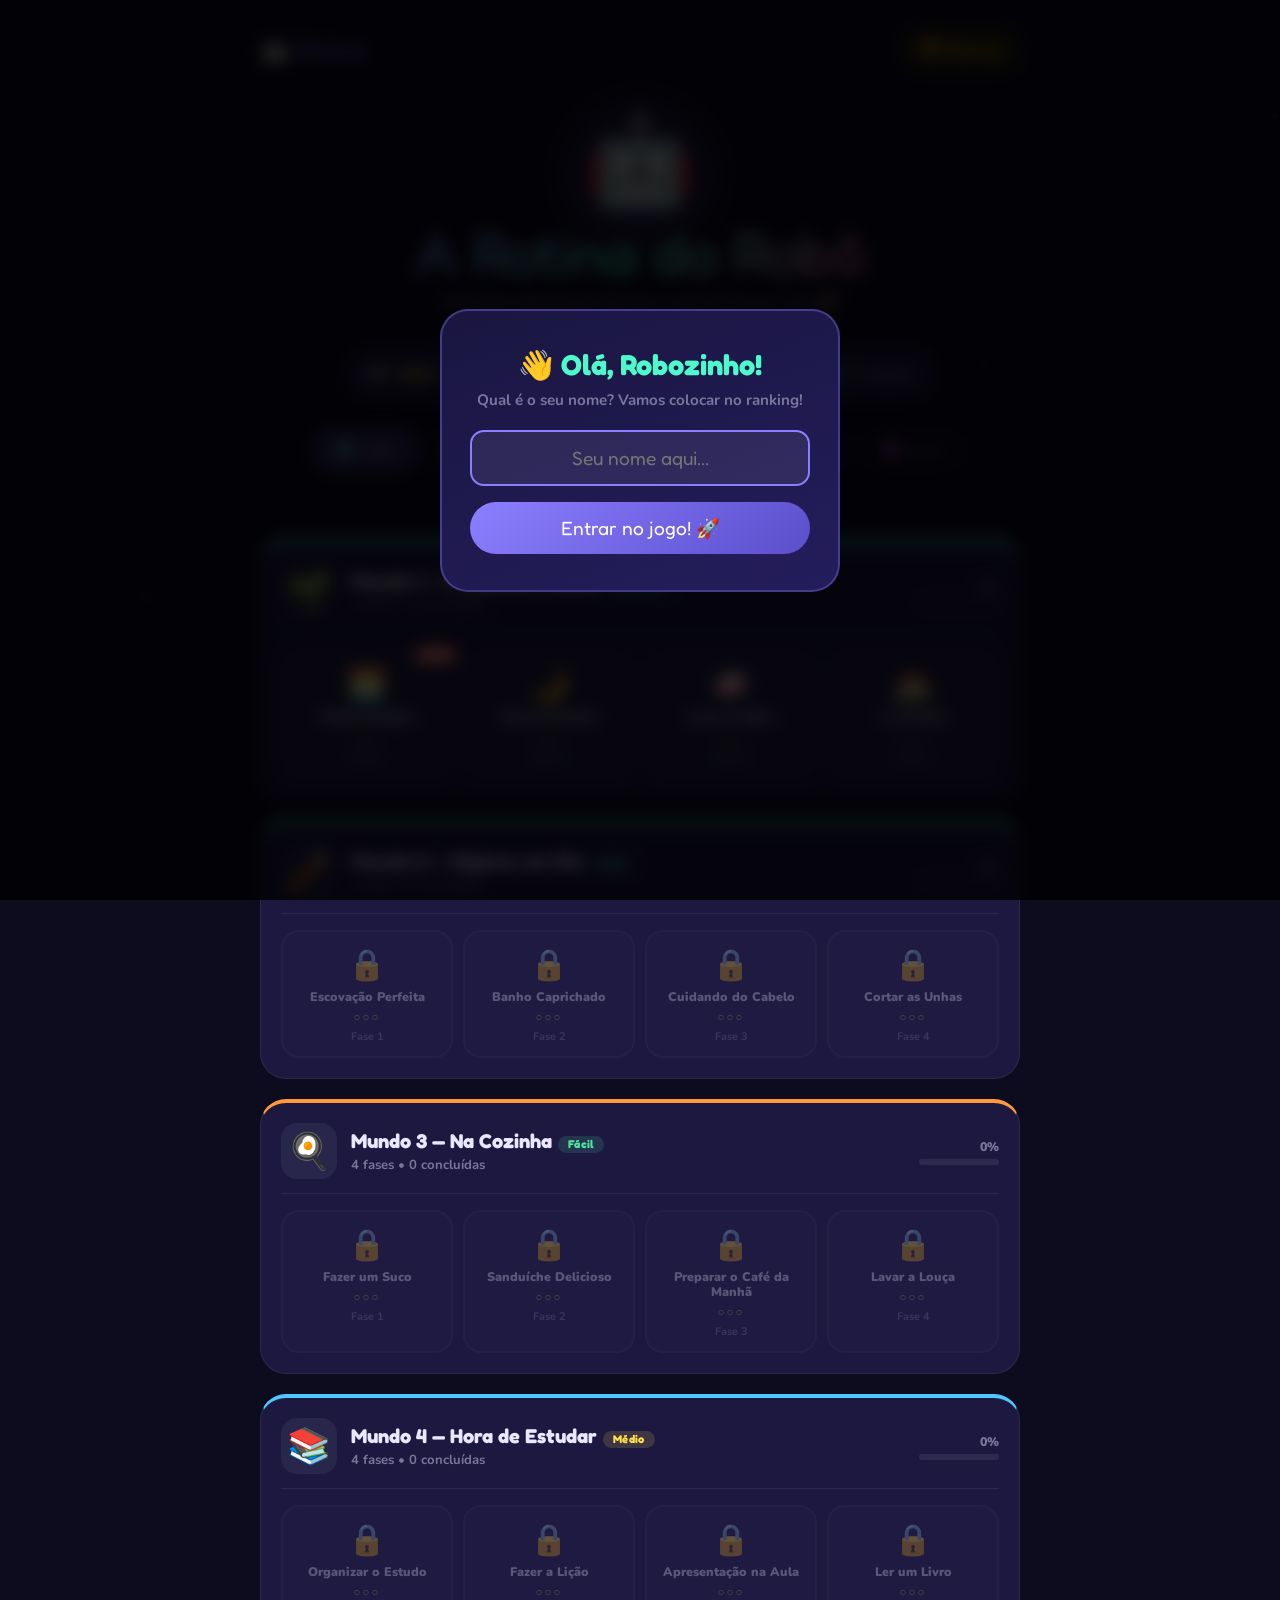
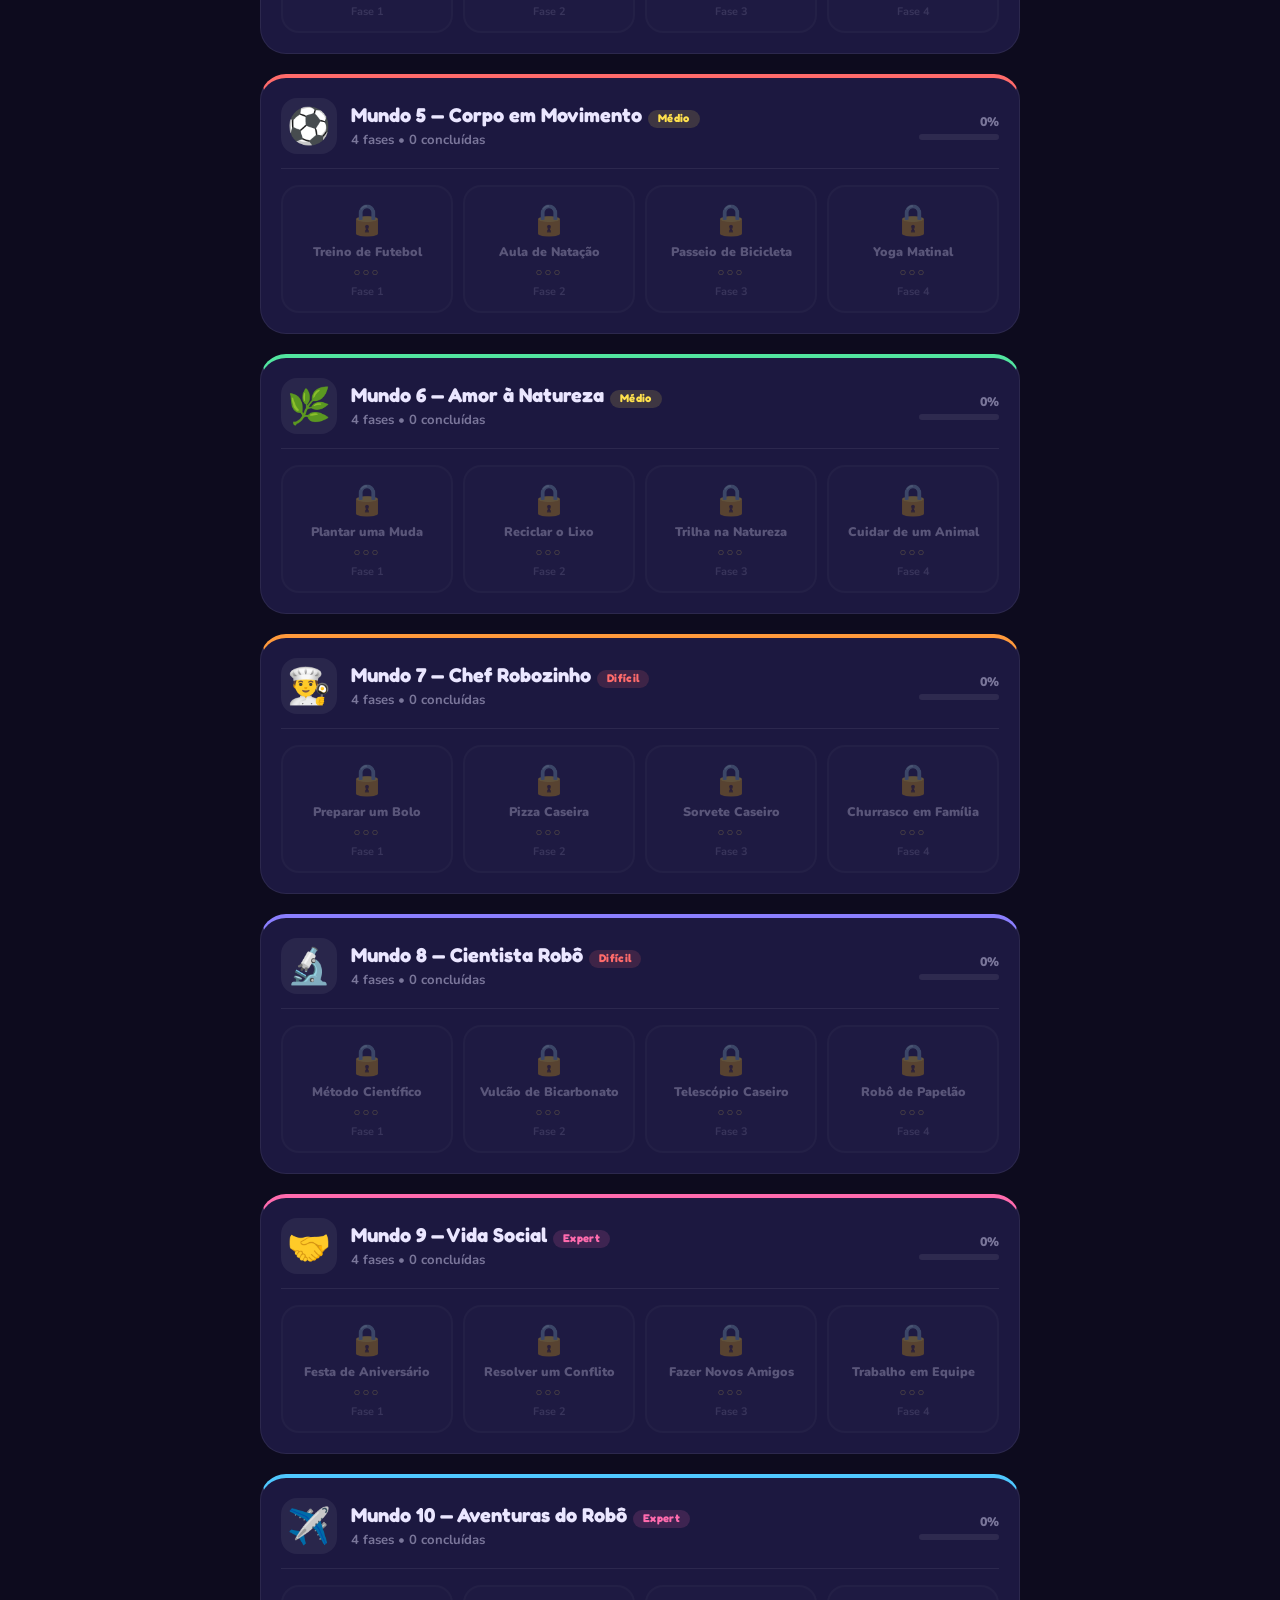
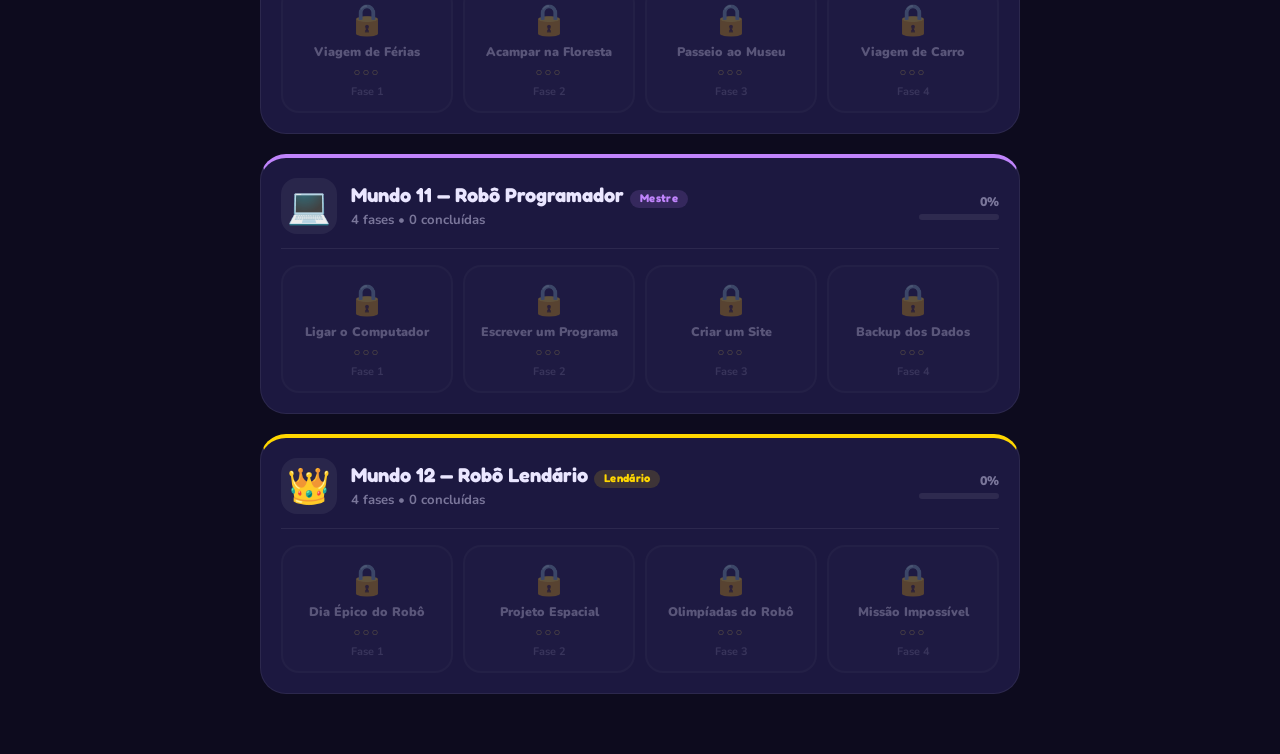
<file: rotina-robo/index.html>
<!DOCTYPE html>
<html lang="pt-BR">
<head>
<meta charset="UTF-8">
<meta name="viewport" content="width=device-width, initial-scale=1.0">
<meta name="theme-color" content="#0D0B1E">
<meta name="apple-mobile-web-app-capable" content="yes">
<meta name="description" content="A Rotina do Robô — Jogo educativo de lógica e ordenação. Estudo sequencial e divertido para crianças e estudantes. Integrado ao BrincaBytes.">
<meta property="og:title" content="🤖 A Rotina do Robô — Aprenda Ordenando">
<meta property="og:description" content="Ajude o robozinho a organizar sua rotina! 48 fases de lógica e diversão.">
<meta property="og:type" content="website">
<title>🤖 A Rotina do Robô — Edição Completa</title>
<link href="https://fonts.googleapis.com/css2?family=Fredoka+One&family=Nunito:wght@400;700;900&family=JetBrains+Mono:wght@700&display=swap" rel="stylesheet">
<style>
:root {
  --bg:     #0D0B1E;
  --bg2:    #13102A;
  --card:   #1C1840;
  --card2:  #231F52;
  --border: rgba(255,255,255,0.07);
  --text:   #EAE6FF;
  --muted:  #7A769A;
  --roxo:   #8B7FFF;
  --rosa:   #FF6BAE;
  --verde:  #4EFACC;
  --azul:   #4FC8FF;
  --amarelo:#FFE14D;
  --laranja:#FF9A3C;
  --coral:  #FF6B6B;
  --menta:  #52E5A0;
  --lilas:  #C084FC;
  --ouro:   #FFD700;
  --shadow: 0 12px 40px rgba(0,0,0,0.5);
  --glass:  rgba(255,255,255,0.03);
  --glass-border: rgba(255,255,255,0.08);
  --glow-roxo: 0 0 35px rgba(139,127,255,0.4);
  --glow-verde: 0 0 35px rgba(78,250,204,0.4);
}
*{box-sizing:border-box;margin:0;padding:0;}
html{scroll-behavior:smooth;}
body{
  font-family:'Nunito',sans-serif;
  background:var(--bg);
  color:var(--text);
  min-height:100vh;
  overflow-x:hidden;
}

/* ─── CANVAS PARTÍCULAS ─── */
#particleCanvas{position:fixed;inset:0;z-index:0;pointer-events:none;opacity:0.5;}

/* ─── VIEWS ─── */
.view{display:none;position:relative;z-index:1;}
.view.ativa{display:block;}
#menu.ativa,#jogo.ativa,#ranking.ativa{display:flex;}

/* ══════════════ MENU ══════════════ */
#menu{
  flex-direction:column;align-items:center;
  padding:28px 16px 60px;min-height:100vh;
}

/* Cabeçalho do menu */
.menu-top{
  display:flex;align-items:center;justify-content:space-between;
  width:100%;max-width:760px;margin-bottom:32px;
}
.btn-ranking{
  display:flex;align-items:center;gap:6px;
  background:rgba(255,215,0,0.1);border:1px solid rgba(255,215,0,0.3);
  border-radius:50px;padding:10px 18px;
  color:var(--ouro);font-family:'Fredoka One',cursive;font-size:1rem;
  cursor:pointer;transition:all 0.2s;
}
.btn-ranking:hover{background:rgba(255,215,0,0.18);transform:translateY(-2px);}

/* Logo área */
.logo-area{text-align:center;margin-bottom:36px;}
.logo-robo{
  font-size:88px;display:block;
  animation:roboFloat 3.5s ease-in-out infinite;
  filter:drop-shadow(0 0 28px rgba(139,127,255,0.6));
}
@keyframes roboFloat{
  0%,100%{transform:translateY(0) rotate(-4deg) scale(1);}
  50%    {transform:translateY(-16px) rotate(4deg) scale(1.05);}
}
.titulo-game{
  font-family:'Fredoka One',cursive;
  font-size:clamp(2.2rem,7vw,3.6rem);
  line-height:1.1;
  background:linear-gradient(135deg,var(--roxo),var(--verde),var(--rosa));
  -webkit-background-clip:text;-webkit-text-fill-color:transparent;background-clip:text;
}
.subtitulo-game{
  font-size:1rem;color:var(--muted);font-weight:700;margin-top:6px;
}

/* Stats rápidos */
.stats-bar{
  display:flex;gap:12px;flex-wrap:wrap;justify-content:center;
  margin-bottom:32px;width:100%;max-width:760px;
}
.stat-pill{
  display:flex;align-items:center;gap:8px;
  background:var(--card);border:1px solid var(--border);
  border-radius:50px;padding:10px 18px;
  font-weight:900;font-size:0.9rem;
}
.stat-pill .sp-icon{font-size:1.3rem;}
.stat-pill .sp-val{color:var(--amarelo);}
.stat-pill .sp-lbl{color:var(--muted);font-size:0.8rem;}

/* Filtro de mundos */
.filtro{
  display:flex;gap:8px;flex-wrap:wrap;justify-content:center;
  margin-bottom:24px;width:100%;max-width:760px;
}
.filtro-btn{
  font-family:'Fredoka One',cursive;font-size:0.9rem;
  padding:8px 18px;border-radius:50px;border:2px solid var(--border);
  background:transparent;color:var(--muted);cursor:pointer;transition:all 0.2s;
}
.filtro-btn.ativo,.filtro-btn:hover{
  background:var(--card2);border-color:var(--roxo);color:var(--text);
}

/* Grid de mundos */
.mundos-grid{width:100%;max-width:760px;display:flex;flex-direction:column;gap:20px;}

.mundo{
  background:var(--card);border:1px solid var(--border);
  border-radius:26px;padding:20px;
  animation:fadeUp 0.5s ease both;
  transition:box-shadow 0.2s;
}
.mundo:hover{box-shadow:var(--shadow);}
@keyframes fadeUp{
  from{opacity:0;transform:translateY(20px);}
  to  {opacity:1;transform:translateY(0);}
}
.mundo-header{
  display:flex;align-items:center;gap:14px;margin-bottom:16px;
  padding-bottom:14px;border-bottom:1px solid var(--border);
}
.mundo-ico{
  font-size:2.2rem;
  background:rgba(255,255,255,0.06);
  border-radius:16px;width:56px;height:56px;
  display:flex;align-items:center;justify-content:center;flex-shrink:0;
}
.mundo-info h2{font-family:'Fredoka One',cursive;font-size:1.25rem;line-height:1.2;}
.mundo-info p{font-size:0.82rem;color:var(--muted);font-weight:700;margin-top:3px;}
.mundo-prog{
  margin-left:auto;text-align:right;flex-shrink:0;
}
.mundo-prog-txt{font-size:0.78rem;color:var(--muted);font-weight:900;margin-bottom:4px;}
.mundo-prog-bar{
  width:80px;height:6px;background:rgba(255,255,255,0.08);
  border-radius:6px;overflow:hidden;
}
.mundo-prog-fill{height:100%;border-radius:6px;transition:width 0.5s ease;}

.dif-tag{
  display:inline-block;border-radius:50px;padding:2px 10px;
  font-size:0.7rem;font-weight:900;margin-left:6px;letter-spacing:0.3px;
}
.tag-iniciante {background:rgba(92,234,212,0.15);color:var(--verde);}
.tag-facil     {background:rgba(82,229,160,0.15);color:var(--menta);}
.tag-medio     {background:rgba(255,225,77,0.15); color:var(--amarelo);}
.tag-dificil   {background:rgba(255,107,107,0.15);color:var(--coral);}
.tag-expert    {background:rgba(255,107,174,0.15);color:var(--rosa);}
.tag-mestre    {background:rgba(192,132,252,0.15);color:var(--lilas);}
.tag-lendario  {background:rgba(255,215,0,0.15);  color:var(--ouro);}

/* Fases */
.fases-row{display:flex;flex-wrap:wrap;gap:10px;}
.fase-btn{
  display:flex;flex-direction:column;align-items:center;gap:4px;
  background:rgba(255,255,255,0.04);border:2px solid rgba(255,255,255,0.08);
  border-radius:18px;padding:12px 10px;cursor:pointer;
  transition:all 0.2s;min-width:88px;flex:1;
  font-family:'Nunito',sans-serif;color:var(--text);
  position:relative;
}
.fase-btn:hover:not(.bloqueada){
  transform:translateY(-5px);
  box-shadow:var(--glow-roxo);border-color:rgba(139,127,255,0.5);
}
.fase-btn.concluida{
  border-color:rgba(78,250,204,0.4);
  background:rgba(78,250,204,0.06);
}
.fase-btn.bloqueada{opacity:0.3;cursor:not-allowed;pointer-events:none;}
.fase-emoji{font-size:1.9rem;}
.fase-nome{font-size:0.78rem;font-weight:900;text-align:center;line-height:1.2;}
.fase-stars{font-size:0.72rem;color:var(--amarelo);letter-spacing:2px;min-height:14px;}
.fase-num{font-size:0.68rem;color:var(--muted);font-weight:700;}
.fase-novo{
  position:absolute;top:-6px;right:-6px;
  background:var(--coral);color:#fff;
  font-size:0.6rem;font-weight:900;
  border-radius:50px;padding:2px 6px;
}

/* ══════════════ JOGO ══════════════ */
#jogo{
  flex-direction:column;align-items:center;
  padding:18px 14px 44px;min-height:100vh;
}

.jogo-header{
  width:100%;max-width:660px;
  display:flex;align-items:center;gap:10px;margin-bottom:16px;
}
.btn-voltar{
  background:rgba(255,255,255,0.07);border:1px solid var(--border);
  border-radius:50px;padding:9px 16px;
  color:var(--text);font-family:'Fredoka One',cursive;font-size:0.95rem;
  cursor:pointer;transition:all 0.2s;flex-shrink:0;
}
.btn-voltar:hover{background:rgba(255,255,255,0.13);transform:translateX(-2px);}

.prog-wrap{flex:1;display:flex;flex-direction:column;gap:4px;}
.prog-bar{
  background:rgba(255,255,255,0.07);border-radius:50px;
  height:8px;overflow:hidden;
}
.prog-fill{
  height:100%;border-radius:50px;
  background:linear-gradient(90deg,var(--roxo),var(--verde));
  transition:width 0.5s ease;
}
.prog-lbl{font-size:0.75rem;font-weight:900;color:var(--muted);text-align:right;}

/* Cronômetro */
.timer-wrap{
  display:flex;align-items:center;gap:6px;
  background:var(--card);border:1px solid var(--border);
  border-radius:50px;padding:8px 16px;flex-shrink:0;
}
.timer-ico{font-size:1.1rem;}
.timer-num{
  font-family:'Fredoka One',cursive;font-size:1.2rem;
  color:var(--verde);min-width:52px;text-align:center;
  transition:color 0.3s;
}
.timer-num.urgente{color:var(--coral);animation:pulse 0.5s ease infinite alternate;}
@keyframes pulse{from{transform:scale(1);}to{transform:scale(1.12);}}

/* Info da fase */
.fase-info-card{
  width:100%;max-width:660px;
  display:flex;align-items:center;gap:14px;
  background:var(--card);border:1px solid var(--border);
  border-radius:22px;padding:16px 20px;margin-bottom:14px;
}
.fi-icon{font-size:3.2rem;filter:drop-shadow(0 0 12px rgba(139,127,255,0.4));}
.fi-texto h2{font-family:'Fredoka One',cursive;font-size:clamp(1.2rem,4vw,1.7rem);}
.fi-texto p{font-size:0.85rem;color:var(--muted);font-weight:700;margin-top:2px;}
.fi-badge{
  display:flex;align-items:center;gap:5px;
  font-size:0.75rem;font-weight:900;color:var(--muted);
  margin-top:5px;
}

/* Blocos */
.zona-drop{
  width:100%;max-width:660px;
  display:flex;flex-direction:column;gap:10px;
  margin-bottom:18px;
}
.bloco{
  display:flex;align-items:center;gap:12px;
  padding:14px 18px;border-radius:18px;
  font-family:'Fredoka One',cursive;
  font-size:clamp(1rem,3.2vw,1.3rem);
  color:#fff;cursor:grab;user-select:none;
  border:3px solid rgba(255,255,255,0.12);
  transition:transform 0.15s,box-shadow 0.15s,opacity 0.15s,border-color 0.2s;
  -webkit-tap-highlight-color:transparent;
  position:relative;overflow:hidden;
}
.bloco::before{
  content:'';position:absolute;inset:0;
  background:linear-gradient(135deg,rgba(255,255,255,0.08),transparent);
  pointer-events:none;
}
.bloco:active{cursor:grabbing;}
.bloco .b-num{
  background:rgba(0,0,0,0.25);border-radius:50%;
  width:34px;height:34px;display:flex;align-items:center;justify-content:center;
  font-size:0.95rem;flex-shrink:0;border:2px solid rgba(255,255,255,0.25);
}
.bloco .b-emoji{font-size:clamp(1.5rem,4.5vw,2rem);flex-shrink:0;}
.bloco .b-texto{flex:1;}
.bloco .b-drag{font-size:1.1rem;opacity:0.35;flex-shrink:0;}

.bloco.dragging {opacity:0.35;transform:scale(0.97);}
.bloco.drag-over{transform:scale(1.04);border-color:rgba(255,255,255,0.8);box-shadow:0 0 28px rgba(139,127,255,0.5);}

/* 16 gradientes para blocos */
.bc-0 {background:linear-gradient(135deg,#FF9F1C,#FFBF69);}
.bc-1 {background:linear-gradient(135deg,#4ECDC4,#2A9D8F);}
.bc-2 {background:linear-gradient(135deg,#FF6B9D,#C9184A);}
.bc-3 {background:linear-gradient(135deg,#7C6AFF,#4A90D9);}
.bc-4 {background:linear-gradient(135deg,#5CDB95,#379683);}
.bc-5 {background:linear-gradient(135deg,#E29578,#C77DFF);}
.bc-6 {background:linear-gradient(135deg,#F72585,#B5179E);}
.bc-7 {background:linear-gradient(135deg,#3A86FF,#0077B6);}
.bc-8 {background:linear-gradient(135deg,#FB5607,#FF9F1C);}
.bc-9 {background:linear-gradient(135deg,#06D6A0,#118577);}
.bc-10{background:linear-gradient(135deg,#D62828,#F77F00);}
.bc-11{background:linear-gradient(135deg,#4361EE,#7209B7);}
.bc-12{background:linear-gradient(135deg,#52B788,#40916C);}
.bc-13{background:linear-gradient(135deg,#E63946,#A8DADC);}
.bc-14{background:linear-gradient(135deg,#8338EC,#3A86FF);}
.bc-15{background:linear-gradient(135deg,#FF006E,#8338EC);}

/* Caixas auxiliares */
.dica-box{
  width:100%;max-width:660px;
  background:rgba(255,225,77,0.08);border:2px solid rgba(255,225,77,0.25);
  border-radius:16px;padding:13px 18px;
  font-size:0.92rem;font-weight:700;color:var(--amarelo);
  display:none;margin-bottom:12px;animation:fadeUp 0.3s ease;
}
.feedback-erro{
  width:100%;max-width:660px;
  background:rgba(255,107,107,0.09);border:2px solid rgba(255,107,107,0.25);
  border-radius:16px;padding:13px 18px;
  font-size:1rem;font-weight:900;font-family:'Fredoka One',cursive;
  color:var(--coral);text-align:center;
  display:none;margin-bottom:12px;animation:shakeAnim 0.4s ease;
}
@keyframes shakeAnim{
  0%,100%{transform:translateX(0);}
  20%    {transform:translateX(-9px);}
  40%    {transform:translateX(9px);}
  60%    {transform:translateX(-6px);}
  80%    {transform:translateX(6px);}
}

/* Botões de ação */
.acoes{
  width:100%;max-width:660px;
  display:flex;gap:10px;flex-wrap:wrap;justify-content:center;
}
.btn-acao{
  font-family:'Fredoka One',cursive;
  font-size:clamp(0.95rem,2.8vw,1.15rem);
  padding:12px 22px;border:none;border-radius:50px;
  cursor:pointer;transition:all 0.18s;flex:1;min-width:120px;
}
.btn-acao:hover {transform:translateY(-3px);}
.btn-acao:active{transform:translateY(0);}
.btn-verificar {background:linear-gradient(135deg,var(--roxo),#5B4FCC);color:#fff;box-shadow:0 4px 20px rgba(139,127,255,0.4);}
.btn-dica      {background:rgba(255,255,255,0.07);color:var(--text);border:1px solid var(--border);}
.btn-embaralhar{background:rgba(255,255,255,0.07);color:var(--text);border:1px solid var(--border);}

/* Instruções */
.instrucao-bar{
  width:100%;max-width:660px;
  background:rgba(255,255,255,0.04);border:1px solid var(--border);
  border-radius:14px;padding:11px 16px;
  font-size:0.88rem;font-weight:700;color:var(--muted);
  margin-bottom:14px;
}

/* ══════════════ MODAL CELEBRAÇÃO ══════════════ */
.overlay{
  position:fixed;inset:0;z-index:300;
  background:rgba(0,0,0,0.75);
  display:none;align-items:center;justify-content:center;
  backdrop-filter:blur(8px);
}
.overlay.ativo{display:flex;}

.modal-cel{
  background:linear-gradient(160deg,#1A1640,#241D5C);
  border:2px solid rgba(139,127,255,0.35);
  border-radius:32px;padding:38px 30px;
  max-width:440px;width:92%;text-align:center;
  box-shadow:0 0 80px rgba(139,127,255,0.25);
  animation:modalPop 0.5s cubic-bezier(0.175,0.885,0.32,1.275);
  position:relative;overflow:hidden;
}
@keyframes modalPop{
  from{transform:scale(0.4) rotate(-6deg);opacity:0;}
  to  {transform:scale(1)   rotate(0deg); opacity:1;}
}
.cel-firework{position:absolute;inset:0;pointer-events:none;}
.cel-emoji{
  font-size:80px;display:block;margin-bottom:10px;
  animation:bounce 0.9s ease infinite alternate;
}
@keyframes bounce{
  from{transform:translateY(0) scale(1);}
  to  {transform:translateY(-16px) scale(1.1);}
}
.cel-titulo{
  font-family:'Fredoka One',cursive;font-size:1.9rem;margin-bottom:7px;
  background:linear-gradient(135deg,var(--amarelo),var(--rosa));
  -webkit-background-clip:text;-webkit-text-fill-color:transparent;background-clip:text;
}
.cel-msg{font-size:0.97rem;color:var(--muted);font-weight:700;margin-bottom:8px;}
.cel-stars{font-size:2rem;letter-spacing:6px;margin-bottom:4px;}
.cel-tempo{
  font-size:0.88rem;color:var(--verde);font-weight:900;
  margin-bottom:18px;
}
.cel-pts{
  background:rgba(255,215,0,0.1);border:1px solid rgba(255,215,0,0.25);
  border-radius:50px;padding:8px 20px;display:inline-block;
  font-family:'Fredoka One',cursive;font-size:1.1rem;color:var(--ouro);
  margin-bottom:20px;
}
.cel-botoes{display:flex;gap:10px;flex-wrap:wrap;justify-content:center;}
.btn-cel{
  font-family:'Fredoka One',cursive;font-size:1.05rem;
  padding:12px 22px;border:none;border-radius:50px;
  cursor:pointer;transition:all 0.18s;flex:1;min-width:120px;
}
.btn-cel:hover{transform:translateY(-3px);}
.btn-proxima {background:linear-gradient(135deg,var(--verde),#2BC08A);color:#0D0B1E;font-weight:900;}
.btn-menu-cel{background:rgba(255,255,255,0.08);color:var(--text);border:1px solid var(--border);}

/* Confetes & partículas */
.confete{
  position:absolute;border-radius:3px;
  animation:confeteCair linear forwards;pointer-events:none;
}
@keyframes confeteCair{
  0%  {transform:translateY(-20px) rotate(0deg);  opacity:1;}
  100%{transform:translateY(550px) rotate(800deg);opacity:0;}
}
.sparkle{
  position:absolute;pointer-events:none;
  animation:sparkleAnim ease-out forwards;
}
@keyframes sparkleAnim{
  0%  {transform:scale(0) translate(0,0);opacity:1;}
  100%{transform:scale(1.5) translate(var(--tx),var(--ty));opacity:0;}
}

/* ══════════════ RANKING ══════════════ */
#ranking{
  flex-direction:column;align-items:center;
  padding:28px 16px 60px;min-height:100vh;
}
.ranking-header{
  width:100%;max-width:600px;
  display:flex;align-items:center;gap:12px;margin-bottom:28px;
}
.ranking-titulo{
  font-family:'Fredoka One',cursive;
  font-size:clamp(1.6rem,5vw,2.4rem);flex:1;
  background:linear-gradient(135deg,var(--ouro),var(--laranja));
  -webkit-background-clip:text;-webkit-text-fill-color:transparent;background-clip:text;
}
.ranking-lista{width:100%;max-width:600px;display:flex;flex-direction:column;gap:10px;}
.rank-item{
  display:flex;align-items:center;gap:14px;
  background:var(--card);border:1px solid var(--border);
  border-radius:20px;padding:16px 20px;
  animation:fadeUp 0.4s ease both;
}
.rank-item.top1{border-color:rgba(255,215,0,0.4);background:rgba(255,215,0,0.06);}
.rank-item.top2{border-color:rgba(192,192,192,0.35);}
.rank-item.top3{border-color:rgba(205,127,50,0.35);}
.rank-pos{font-family:'Fredoka One',cursive;font-size:1.5rem;width:40px;text-align:center;flex-shrink:0;}
.rank-medal{font-size:1.8rem;flex-shrink:0;}
.rank-info{flex:1;}
.rank-nome{font-family:'Fredoka One',cursive;font-size:1.1rem;}
.rank-detalhe{font-size:0.8rem;color:var(--muted);font-weight:700;margin-top:2px;}
.rank-pts{
  font-family:'Fredoka One',cursive;font-size:1.3rem;
  color:var(--amarelo);
}

.ranking-vazio{
  text-align:center;padding:50px 20px;
  color:var(--muted);font-weight:700;font-size:1rem;
}
.ranking-vazio span{font-size:3rem;display:block;margin-bottom:14px;}

/* ══════════════ INPUT NOME ══════════════ */
.overlay-nome{
  position:fixed;inset:0;z-index:400;
  background:rgba(0,0,0,0.8);
  display:none;align-items:center;justify-content:center;
  backdrop-filter:blur(8px);
}
.overlay-nome.ativo{display:flex;}
.modal-nome{
  background:linear-gradient(160deg,#1A1640,#241D5C);
  border:2px solid rgba(139,127,255,0.35);
  border-radius:28px;padding:36px 28px;
  max-width:400px;width:90%;text-align:center;
  animation:modalPop 0.4s cubic-bezier(0.175,0.885,0.32,1.275);
}
.modal-nome h2{
  font-family:'Fredoka One',cursive;font-size:1.8rem;margin-bottom:8px;
  color:var(--verde);
}
.modal-nome p{color:var(--muted);font-weight:700;font-size:0.95rem;margin-bottom:20px;}
.input-nome{
  width:100%;background:rgba(255,255,255,0.07);
  border:2px solid var(--border);border-radius:14px;
  padding:14px 18px;font-family:'Fredoka One',cursive;
  font-size:1.2rem;color:var(--text);outline:none;
  transition:border-color 0.2s;margin-bottom:16px;
  text-align:center;
}
.input-nome:focus{border-color:var(--roxo);}
.btn-salvar-nome{
  width:100%;background:linear-gradient(135deg,var(--roxo),#5B4FCC);
  color:#fff;font-family:'Fredoka One',cursive;font-size:1.2rem;
  padding:14px;border:none;border-radius:50px;
  cursor:pointer;transition:all 0.2s;
}
.btn-salvar-nome:hover{transform:translateY(-2px);box-shadow:var(--glow-roxo);}

/* Responsivo */
@media(max-width:480px){
  .fases-row{gap:8px;}
  .fase-btn{min-width:76px;padding:10px 8px;}
  .bloco{padding:12px 14px;gap:10px;}
}

/* Scrollbar estilizada */
::-webkit-scrollbar{width:6px;}
::-webkit-scrollbar-track{background:var(--bg);}
::-webkit-scrollbar-thumb{background:var(--card2);border-radius:6px;}

/* ─── CUSTOM MODALS & TOASTS ─── */
.modal-overlay {
  position:fixed;inset:0;z-index:500;
  background:rgba(0,0,0,0.85);backdrop-filter:blur(10px);
  display:none;align-items:center;justify-content:center;
  animation:fadeIn 0.3s ease;
}
.modal-overlay.ativo {display:flex;}
.modal-custom {
  background:var(--card);border:1.5px solid var(--glass-border);
  border-radius:28px;padding:32px;max-width:400px;width:90%;
  text-align:center;box-shadow:var(--shadow);
  animation:modalPop 0.4s cubic-bezier(0.175,0.885,0.32,1.275);
}
.modal-custom h2 {font-family:'Fredoka One',cursive;font-size:1.6rem;color:var(--text);margin-bottom:12px;}
.modal-custom p {font-size:1rem;color:var(--muted);margin-bottom:24px;line-height:1.5;}
.modal-btns {display:flex;gap:12px;justify-content:center;}
.btn-modal {
  font-family:'Fredoka One',cursive;font-size:1rem;padding:12px 24px;
  border-radius:50px;border:none;cursor:pointer;transition:all 0.2s;
}
.btn-modal-sim {background:var(--roxo);color:#fff;}
.btn-modal-nao {background:rgba(255,255,255,0.08);color:var(--muted);border:1px solid var(--glass-border);}
.btn-modal:hover {transform:translateY(-2px);box-shadow:var(--glow-roxo);}

.toast-container {
  position:fixed;bottom:24px;left:50%;transform:translateX(-50%);
  display:flex;flex-direction:column;gap:10px;z-index:1000;
}
.toast {
  background:var(--card);border:1px solid var(--glass-border);
  padding:12px 24px;border-radius:50px;color:var(--text);
  font-weight:700;font-size:0.9rem;box-shadow:var(--shadow);
  animation:toastIn 0.4s cubic-bezier(0.68, -0.55, 0.265, 1.55), fadeOut 0.4s ease 2.6s forwards;
  display:flex;align-items:center;gap:10px;
}
@keyframes fadeIn {from{opacity:0;}to{opacity:1;}}
@keyframes toastIn {from{transform:translateY(100px);opacity:0;}to{transform:translateY(0);opacity:1;}}
@keyframes fadeOut {from{opacity:1;}to{opacity:0;}}
</style>
</head>
<body>

<canvas id="particleCanvas"></canvas>

<!-- ══ MENU ══ -->
<div id="menu" class="view ativa">
  <div class="menu-top">
    <div style="font-size:1.5rem;font-family:'Fredoka One',cursive;color:var(--roxo)">🤖 Rotina</div>
    <button class="btn-ranking" onclick="irRanking()">🏆 Ranking</button>
  </div>

  <div class="logo-area">
    <span class="logo-robo">🤖</span>
    <div class="titulo-game">A Rotina do Robô</div>
    <div class="subtitulo-game">Aprenda ordenando! 48 fases esperando por você 🚀</div>
  </div>

  <div class="stats-bar" id="statsBar"></div>

  <div class="filtro" id="filtroBar">
    <button class="filtro-btn ativo" data-filtro="todos" onclick="filtrar(this)">🌍 Todos</button>
    <button class="filtro-btn" data-filtro="iniciante" onclick="filtrar(this)">⭐ Iniciante</button>
    <button class="filtro-btn" data-filtro="facil"     onclick="filtrar(this)">🟢 Fácil</button>
    <button class="filtro-btn" data-filtro="medio"     onclick="filtrar(this)">🟡 Médio</button>
    <button class="filtro-btn" data-filtro="dificil"   onclick="filtrar(this)">🔴 Difícil</button>
    <button class="filtro-btn" data-filtro="expert"    onclick="filtrar(this)">💜 Expert</button>
    <button class="filtro-btn" data-filtro="mestre"    onclick="filtrar(this)">🏆 Mestre</button>
    <button class="filtro-btn" data-filtro="lendario"  onclick="filtrar(this)">👑 Lendário</button>
  </div>

  <div class="mundos-grid" id="mundosGrid"></div>
</div>

<!-- ══ JOGO ══ -->
<div id="jogo" class="view">
  <div class="jogo-header">
    <button class="btn-voltar" onclick="irMenu()">← Voltar</button>
    <div class="prog-wrap">
      <div class="prog-bar"><div class="prog-fill" id="progFill" style="width:0%"></div></div>
      <div class="prog-lbl" id="progLbl"></div>
    </div>
    <div class="timer-wrap">
      <span class="timer-ico">⏱️</span>
      <span class="timer-num" id="timerNum">0:00</span>
    </div>
  </div>

  <div class="fase-info-card">
    <span class="fi-icon" id="fiIcon"></span>
    <div class="fi-texto">
      <div class="fi-badge" id="fiBadge"></div>
      <h2 id="fiNome"></h2>
      <p  id="fiDesc"></p>
    </div>
  </div>

  <div class="instrucao-bar">📋 Arraste os blocos na <strong>ordem correta</strong> e clique em <strong>Verificar!</strong></div>

  <div class="zona-drop" id="zonadrop"></div>

  <div class="dica-box"     id="dicaBox"></div>
  <div class="feedback-erro" id="feedbackErro">🤔 Hmm… tente reorganizar!</div>

  <div class="acoes">
    <button class="btn-acao btn-verificar"  onclick="verificar()">✅ Verificar!</button>
    <button class="btn-acao btn-dica"       onclick="mostrarDica()">💡 Dica</button>
    <button class="btn-acao btn-embaralhar" onclick="embaralhar()">🔀 Misturar</button>
  </div>
</div>

<!-- ══ MODAL CONFIRMAÇÃO ══ -->
<div class="modal-overlay" id="modalOverlay">
  <div class="modal-custom">
    <h2 id="modalTitle">Confirmação</h2>
    <p id="modalMsg">Tem certeza que deseja fazer isso?</p>
    <div class="modal-btns">
      <button class="btn-modal btn-modal-nao" id="btnModalNao">Não</button>
      <button class="btn-modal btn-modal-sim" id="btnModalSim">Sim</button>
    </div>
  </div>
</div>

<!-- ══ TOASTS ══ -->
<div class="toast-container" id="toastContainer"></div>

<!-- ══ RANKING ══ -->
<div id="ranking" class="view">
  <div class="ranking-header">
    <button class="btn-voltar" onclick="irMenu()">← Voltar</button>
    <div class="ranking-titulo">🏆 Ranking</div>
  </div>
  <div class="ranking-lista" id="rankingLista"></div>
</div>

<!-- ══ MODAL CELEBRAÇÃO ══ -->
<div class="overlay" id="overlay">
  <div class="modal-cel" id="modalCel">
    <div class="cel-firework" id="celFirework"></div>
    <span class="cel-emoji"  id="celEmoji">🎉</span>
    <div class="cel-titulo"  id="celTitulo"></div>
    <div class="cel-msg"     id="celMsg"></div>
    <div class="cel-stars"   id="celStars"></div>
    <div class="cel-tempo"   id="celTempo"></div>
    <div class="cel-pts"     id="celPts"></div>
    <div class="cel-botoes">
      <button class="btn-cel btn-proxima"  id="btnProxima" onclick="proximaFase()">Próxima ▶</button>
      <button class="btn-cel btn-menu-cel" onclick="irMenu()">🏠 Menu</button>
    </div>
  </div>
</div>

<!-- ══ MODAL NOME ══ -->
<div class="overlay-nome" id="overlayNome">
  <div class="modal-nome">
    <h2>👋 Olá, Robozinho!</h2>
    <p>Qual é o seu nome? Vamos colocar no ranking!</p>
    <input class="input-nome" id="inputNome" type="text" maxlength="16" placeholder="Seu nome aqui..." />
    <button class="btn-salvar-nome" onclick="salvarNome()">Entrar no jogo! 🚀</button>
  </div>
</div>

<script>
// ═══════════════════════════════════════════════════════════════
//  ACERVO COMPLETO — 12 Mundos × 4 Fases = 48 Fases
// ═══════════════════════════════════════════════════════════════
const ACERVO = [
  // ── MUNDO 1: INICIANTE ──
  {
    id:"m1",nome:"Mundo 1 — Primeiros Passos",ico:"🌱",dif:"iniciante",tag:"Iniciante",
    cor:"var(--verde)",
    fases:[
      {id:"m1f1",nome:"Manhã Simples",icon:"🌅",desc:"Como o Robozinho começa o dia",
       dica:"Acorde antes de escovar os dentes!",
       blocos:[{id:"a",e:"☀️",t:"Acordar"},{id:"b",e:"🪥",t:"Escovar os dentes"},{id:"c",e:"🥛",t:"Tomar café"}],
       ordem:["a","b","c"]},
      {id:"m1f2",nome:"Hora de Dormir",icon:"🌙",desc:"A rotina noturna do Robozinho",
       dica:"Jante primeiro, depois prepare-se para dormir!",
       blocos:[{id:"a",e:"🍽️",t:"Jantar"},{id:"b",e:"🛁",t:"Tomar banho"},{id:"c",e:"😴",t:"Dormir"}],
       ordem:["a","b","c"]},
      {id:"m1f3",nome:"Lavar as Mãos",icon:"🧼",desc:"A ordem certa para lavar as mãos",
       dica:"Abra a torneira antes de usar o sabão!",
       blocos:[{id:"a",e:"🚰",t:"Abrir torneira"},{id:"b",e:"🧼",t:"Passar sabão"},{id:"c",e:"🤲",t:"Esfregar"},{id:"d",e:"💧",t:"Enxaguar"}],
       ordem:["a","b","c","d"]},
      {id:"m1f4",nome:"Ir à Escola",icon:"🏫",desc:"Preparativos para a escola",
       dica:"Acorde e prepare o corpo antes da mochila!",
       blocos:[{id:"a",e:"⏰",t:"Acordar"},{id:"b",e:"🥪",t:"Fazer lanche"},{id:"c",e:"🎒",t:"Pegar mochila"},{id:"d",e:"🚌",t:"Pegar ônibus"}],
       ordem:["a","b","c","d"]},
    ]
  },
  // ── MUNDO 2: HIGIENE ──
  {
    id:"m2",nome:"Mundo 2 — Higiene em Dia",ico:"🪥",dif:"facil",tag:"Fácil",
    cor:"var(--menta)",
    fases:[
      {id:"m2f1",nome:"Escovação Perfeita",icon:"🦷",desc:"Como escovar os dentes direitinho",
       dica:"Coloque a pasta antes de molhar a escova!",
       blocos:[{id:"a",e:"🪥",t:"Pegar a escova"},{id:"b",e:"🧴",t:"Colocar pasta"},{id:"c",e:"💧",t:"Molhar"},{id:"d",e:"😬",t:"Escovar"},{id:"e",e:"🌀",t:"Enxaguar a boca"}],
       ordem:["a","b","c","d","e"]},
      {id:"m2f2",nome:"Banho Caprichado",icon:"🚿",desc:"Tomar banho do jeito certo",
       dica:"Molhe o corpo antes de usar o sabonete!",
       blocos:[{id:"a",e:"🚿",t:"Abrir o chuveiro"},{id:"b",e:"💦",t:"Molhar o corpo"},{id:"c",e:"🧴",t:"Passar sabonete"},{id:"d",e:"🫧",t:"Ensaboar tudo"},{id:"e",e:"💧",t:"Enxaguar"},{id:"f",e:"🧺",t:"Secar com toalha"}],
       ordem:["a","b","c","d","e","f"]},
      {id:"m2f3",nome:"Cuidando do Cabelo",icon:"💇",desc:"Lavar e pentear o cabelo",
       dica:"Primeiro molhe, depois aplique o shampoo!",
       blocos:[{id:"a",e:"💆",t:"Molhar o cabelo"},{id:"b",e:"🧴",t:"Aplicar shampoo"},{id:"c",e:"🫧",t:"Esfregar"},{id:"d",e:"💧",t:"Enxaguar"},{id:"e",e:"🪮",t:"Pentear"}],
       ordem:["a","b","c","d","e"]},
      {id:"m2f4",nome:"Cortar as Unhas",icon:"✂️",desc:"Rotina de cuidar das unhas",
       dica:"Lave as mãos antes de cortar!",
       blocos:[{id:"a",e:"🧼",t:"Lavar as mãos"},{id:"b",e:"✂️",t:"Cortar as unhas"},{id:"c",e:"📁",t:"Limar as bordas"},{id:"d",e:"🧴",t:"Passar hidratante"}],
       ordem:["a","b","c","d"]},
    ]
  },
  // ── MUNDO 3: ALIMENTAÇÃO ──
  {
    id:"m3",nome:"Mundo 3 — Na Cozinha",ico:"🍳",dif:"facil",tag:"Fácil",
    cor:"var(--laranja)",
    fases:[
      {id:"m3f1",nome:"Fazer um Suco",icon:"🍊",desc:"O Robozinho vai fazer um suco!",
       dica:"Corte a fruta antes de espremer!",
       blocos:[{id:"a",e:"🍊",t:"Pegar a fruta"},{id:"b",e:"🚰",t:"Lavar a fruta"},{id:"c",e:"🔪",t:"Cortar ao meio"},{id:"d",e:"🥤",t:"Espremer"},{id:"e",e:"🥛",t:"Servir no copo"}],
       ordem:["a","b","c","d","e"]},
      {id:"m3f2",nome:"Sanduíche Delicioso",icon:"🥪",desc:"Montar um sanduíche gostoso",
       dica:"Passe o recheio antes de fechar!",
       blocos:[{id:"a",e:"🍞",t:"Pegar o pão"},{id:"b",e:"🧈",t:"Passar manteiga"},{id:"c",e:"🧀",t:"Colocar queijo"},{id:"d",e:"🥬",t:"Colocar alface"},{id:"e",e:"🍞",t:"Fechar o sanduíche"}],
       ordem:["a","b","c","d","e"]},
      {id:"m3f3",nome:"Preparar o Café da Manhã",icon:"☕",desc:"Café da manhã completo",
       dica:"Ferva a água antes de fazer o café!",
       blocos:[{id:"a",e:"💧",t:"Ferver água"},{id:"b",e:"☕",t:"Fazer o café"},{id:"c",e:"🍞",t:"Torrar o pão"},{id:"d",e:"🧈",t:"Passar manteiga"},{id:"e",e:"🍌",t:"Descascar fruta"},{id:"f",e:"🍽️",t:"Montar a mesa"}],
       ordem:["a","b","c","d","e","f"]},
      {id:"m3f4",nome:"Lavar a Louça",icon:"🫧",desc:"Deixar a cozinha brilhando!",
       dica:"Ensaboe antes de esfregar!",
       blocos:[{id:"a",e:"🚰",t:"Abrir a torneira"},{id:"b",e:"🧴",t:"Colocar detergente"},{id:"c",e:"🫧",t:"Ensaboar os pratos"},{id:"d",e:"🧽",t:"Esfregar"},{id:"e",e:"💧",t:"Enxaguar"},{id:"f",e:"🧺",t:"Secar e guardar"}],
       ordem:["a","b","c","d","e","f"]},
    ]
  },
  // ── MUNDO 4: ESCOLA ──
  {
    id:"m4",nome:"Mundo 4 — Hora de Estudar",ico:"📚",dif:"medio",tag:"Médio",
    cor:"var(--azul)",
    fases:[
      {id:"m4f1",nome:"Organizar o Estudo",icon:"📖",desc:"Como estudar com foco",
       dica:"Organize o material antes de começar!",
       blocos:[{id:"a",e:"🗓️",t:"Fazer cronograma"},{id:"b",e:"📚",t:"Pegar o material"},{id:"c",e:"📖",t:"Ler o conteúdo"},{id:"d",e:"📝",t:"Fazer anotações"},{id:"e",e:"❓",t:"Tirar dúvidas"},{id:"f",e:"✅",t:"Revisar o que aprendeu"}],
       ordem:["a","b","c","d","e","f"]},
      {id:"m4f2",nome:"Fazer a Lição",icon:"✏️",desc:"Completar a lição de casa",
       dica:"Leia as perguntas antes de responder!",
       blocos:[{id:"a",e:"🎒",t:"Abrir a mochila"},{id:"b",e:"📓",t:"Pegar o caderno"},{id:"c",e:"📖",t:"Ler a lição"},{id:"d",e:"✏️",t:"Responder as questões"},{id:"e",e:"🔍",t:"Revisar as respostas"},{id:"f",e:"🎒",t:"Guardar na mochila"}],
       ordem:["a","b","c","d","e","f"]},
      {id:"m4f3",nome:"Apresentação na Aula",icon:"🎤",desc:"Como fazer uma boa apresentação",
       dica:"Pesquise antes de preparar os slides!",
       blocos:[{id:"a",e:"🔍",t:"Pesquisar o tema"},{id:"b",e:"📋",t:"Organizar as ideias"},{id:"c",e:"🖥️",t:"Fazer os slides"},{id:"d",e:"🗣️",t:"Praticar em casa"},{id:"e",e:"🎤",t:"Apresentar para a turma"},{id:"f",e:"🤝",t:"Responder perguntas"}],
       ordem:["a","b","c","d","e","f"]},
      {id:"m4f4",nome:"Ler um Livro",icon:"📚",desc:"Aproveitar bem a leitura",
       dica:"Escolha um lugar tranquilo antes de começar!",
       blocos:[{id:"a",e:"📚",t:"Escolher o livro"},{id:"b",e:"🛋️",t:"Achar lugar tranquilo"},{id:"c",e:"📖",t:"Ler com atenção"},{id:"d",e:"📝",t:"Anotar partes legais"},{id:"e",e:"🤔",t:"Refletir sobre a história"},{id:"f",e:"⭐",t:"Recomendar para amigos"}],
       ordem:["a","b","c","d","e","f"]},
    ]
  },
  // ── MUNDO 5: ESPORTES ──
  {
    id:"m5",nome:"Mundo 5 — Corpo em Movimento",ico:"⚽",dif:"medio",tag:"Médio",
    cor:"var(--coral)",
    fases:[
      {id:"m5f1",nome:"Treino de Futebol",icon:"⚽",desc:"Como se preparar para jogar",
       dica:"Aqueça o corpo antes de jogar!",
       blocos:[{id:"a",e:"👟",t:"Colocar o uniforme"},{id:"b",e:"🤸",t:"Alongar"},{id:"c",e:"🏃",t:"Aquecer correndo"},{id:"d",e:"⚽",t:"Treinar os passes"},{id:"e",e:"🥅",t:"Praticar o chute"},{id:"f",e:"💧",t:"Beber água"},{id:"g",e:"🧘",t:"Descansar e alongar"}],
       ordem:["a","b","c","d","e","f","g"]},
      {id:"m5f2",nome:"Aula de Natação",icon:"🏊",desc:"Rotina na piscina",
       dica:"Tome banho antes de entrar na piscina!",
       blocos:[{id:"a",e:"🩱",t:"Colocar o maiô"},{id:"b",e:"🚿",t:"Tomar banho"},{id:"c",e:"🥽",t:"Colocar óculos"},{id:"d",e:"🤸",t:"Alongar na beira"},{id:"e",e:"🏊",t:"Nadar"},{id:"f",e:"🚿",t:"Banho depois"},{id:"g",e:"🧴",t:"Hidratar a pele"}],
       ordem:["a","b","c","d","e","f","g"]},
      {id:"m5f3",nome:"Passeio de Bicicleta",icon:"🚴",desc:"Pedalar com segurança",
       dica:"Verifique os pneus antes de sair!",
       blocos:[{id:"a",e:"⛑️",t:"Colocar o capacete"},{id:"b",e:"🚴",t:"Checar a bicicleta"},{id:"c",e:"🔧",t:"Calibrar os pneus"},{id:"d",e:"🗺️",t:"Planejar o percurso"},{id:"e",e:"🚦",t:"Respeitar as regras"},{id:"f",e:"💧",t:"Beber água"}],
       ordem:["a","b","c","d","e","f"]},
      {id:"m5f4",nome:"Yoga Matinal",icon:"🧘",desc:"Começar o dia com energia",
       dica:"Respire fundo antes de cada posição!",
       blocos:[{id:"a",e:"⏰",t:"Acordar cedo"},{id:"b",e:"🌅",t:"Encontrar um lugar calmo"},{id:"c",e:"🧘",t:"Sentar e respirar"},{id:"d",e:"🙆",t:"Fazer posturas"},{id:"e",e:"🌬️",t:"Exercícios respiratórios"},{id:"f",e:"☀️",t:"Agradecer o novo dia"}],
       ordem:["a","b","c","d","e","f"]},
    ]
  },
  // ── MUNDO 6: NATUREZA ──
  {
    id:"m6",nome:"Mundo 6 — Amor à Natureza",ico:"🌿",dif:"medio",tag:"Médio",
    cor:"var(--menta)",
    fases:[
      {id:"m6f1",nome:"Plantar uma Muda",icon:"🌱",desc:"Como plantar uma florzinha",
       dica:"Prepare o vaso antes de colocar a terra!",
       blocos:[{id:"a",e:"🪴",t:"Pegar o vaso"},{id:"b",e:"🌍",t:"Colocar terra"},{id:"c",e:"🌱",t:"Plantar a muda"},{id:"d",e:"💧",t:"Regar"},{id:"e",e:"☀️",t:"Pôr no sol"},{id:"f",e:"📅",t:"Regar todo dia"}],
       ordem:["a","b","c","d","e","f"]},
      {id:"m6f2",nome:"Reciclar o Lixo",icon:"♻️",desc:"Ajudando o planeta!",
       dica:"Separe o lixo antes de descartar!",
       blocos:[{id:"a",e:"🗑️",t:"Recolher o lixo"},{id:"b",e:"🔍",t:"Identificar o material"},{id:"c",e:"♻️",t:"Separar plástico"},{id:"d",e:"📄",t:"Separar papel"},{id:"e",e:"🥫",t:"Separar metal"},{id:"f",e:"🚛",t:"Levar à coleta seletiva"}],
       ordem:["a","b","c","d","e","f"]},
      {id:"m6f3",nome:"Trilha na Natureza",icon:"🥾",desc:"Explorando a floresta",
       dica:"Leve água antes de começar a trilha!",
       blocos:[{id:"a",e:"🗺️",t:"Estudar o mapa"},{id:"b",e:"🥾",t:"Calçar bota"},{id:"c",e:"🎒",t:"Montar a mochila"},{id:"d",e:"💧",t:"Levar bastante água"},{id:"e",e:"🌿",t:"Caminhar observando"},{id:"f",e:"📷",t:"Fotografar a natureza"},{id:"g",e:"🏕️",t:"Descansar no acampamento"}],
       ordem:["a","b","c","d","e","f","g"]},
      {id:"m6f4",nome:"Cuidar de um Animal",icon:"🐾",desc:"Ser o melhor tutor do mundo",
       dica:"Alimente antes de brincar!",
       blocos:[{id:"a",e:"🐾",t:"Dar comida e água"},{id:"b",e:"🧼",t:"Dar banho"},{id:"c",e:"🪮",t:"Escovar o pelo"},{id:"d",e:"⚽",t:"Brincar e exercitar"},{id:"e",e:"💊",t:"Dar remédios se precisar"},{id:"f",e:"❤️",t:"Dar carinho"}],
       ordem:["a","b","c","d","e","f"]},
    ]
  },
  // ── MUNDO 7: CULINÁRIA ──
  {
    id:"m7",nome:"Mundo 7 — Chef Robozinho",ico:"👨‍🍳",dif:"dificil",tag:"Difícil",
    cor:"var(--laranja)",
    fases:[
      {id:"m7f1",nome:"Preparar um Bolo",icon:"🎂",desc:"O Robô vai assar um bolo!",
       dica:"Separe os ingredientes antes de misturar!",
       blocos:[{id:"a",e:"📖",t:"Ler a receita"},{id:"b",e:"🛒",t:"Separar ingredientes"},{id:"c",e:"🧈",t:"Untar a forma"},{id:"d",e:"🥣",t:"Misturar a massa"},{id:"e",e:"⬇️",t:"Despejar na forma"},{id:"f",e:"🔥",t:"Levar ao forno"},{id:"g",e:"❄️",t:"Esfriar"},{id:"h",e:"🎂",t:"Decorar"}],
       ordem:["a","b","c","d","e","f","g","h"]},
      {id:"m7f2",nome:"Pizza Caseira",icon:"🍕",desc:"Fazer a melhor pizza!",
       dica:"Prepare a massa antes do recheio!",
       blocos:[{id:"a",e:"🌾",t:"Fazer a massa"},{id:"b",e:"⏳",t:"Deixar descansar"},{id:"c",e:"🍅",t:"Preparar o molho"},{id:"d",e:"🫓",t:"Abrir a massa"},{id:"e",e:"🍅",t:"Espalhar o molho"},{id:"f",e:"🧀",t:"Colocar queijo"},{id:"g",e:"🍖",t:"Colocar recheio"},{id:"h",e:"🔥",t:"Assar no forno"}],
       ordem:["a","b","c","d","e","f","g","h"]},
      {id:"m7f3",nome:"Sorvete Caseiro",icon:"🍦",desc:"Sorvete gelado e gostoso!",
       dica:"Bata os ingredientes antes de congelar!",
       blocos:[{id:"a",e:"🍌",t:"Escolher as frutas"},{id:"b",e:"🔪",t:"Cortar as frutas"},{id:"c",e:"🧊",t:"Congelar as frutas"},{id:"d",e:"🍶",t:"Adicionar leite"},{id:"e",e:"🔄",t:"Bater no liquidificador"},{id:"f",e:"🫙",t:"Colocar no pote"},{id:"g",e:"❄️",t:"Congelar por 4 horas"}],
       ordem:["a","b","c","d","e","f","g"]},
      {id:"m7f4",nome:"Churrasco em Família",icon:"🍖",desc:"Organizar o churrasco",
       dica:"Marine a carne antes de assar!",
       blocos:[{id:"a",e:"🛒",t:"Comprar a carne"},{id:"b",e:"🧂",t:"Temperar e marinar"},{id:"c",e:"⏳",t:"Aguardar 2 horas"},{id:"d",e:"🔥",t:"Acender a churrasqueira"},{id:"e",e:"🍖",t:"Colocar a carne"},{id:"f",e:"🍽️",t:"Servir para a família"},{id:"g",e:"😊",t:"Aproveitar juntos"}],
       ordem:["a","b","c","d","e","f","g"]},
    ]
  },
  // ── MUNDO 8: CIÊNCIA ──
  {
    id:"m8",nome:"Mundo 8 — Cientista Robô",ico:"🔬",dif:"dificil",tag:"Difícil",
    cor:"var(--roxo)",
    fases:[
      {id:"m8f1",nome:"Método Científico",icon:"🧪",desc:"Como fazer um experimento",
       dica:"Observe antes de criar a hipótese!",
       blocos:[{id:"a",e:"👀",t:"Observar o problema"},{id:"b",e:"❓",t:"Fazer uma pergunta"},{id:"c",e:"💡",t:"Criar hipótese"},{id:"d",e:"🧪",t:"Realizar experimento"},{id:"e",e:"📊",t:"Analisar os dados"},{id:"f",e:"📝",t:"Tirar conclusão"},{id:"g",e:"📢",t:"Apresentar resultados"}],
       ordem:["a","b","c","d","e","f","g"]},
      {id:"m8f2",nome:"Vulcão de Bicarbonato",icon:"🌋",desc:"Experimento espetacular!",
       dica:"Monte o vulcão antes de colocar os ingredientes!",
       blocos:[{id:"a",e:"📋",t:"Ler as instruções"},{id:"b",e:"🗻",t:"Montar o vulcão"},{id:"c",e:"🧂",t:"Colocar bicarbonato"},{id:"d",e:"🍊",t:"Adicionar corante"},{id:"e",e:"🫙",t:"Despejar vinagre"},{id:"f",e:"🌋",t:"Observar a reação"},{id:"g",e:"📝",t:"Anotar o resultado"}],
       ordem:["a","b","c","d","e","f","g"]},
      {id:"m8f3",nome:"Telescópio Caseiro",icon:"🔭",desc:"Construir e observar estrelas",
       dica:"Monte o telescópio antes de sair à noite!",
       blocos:[{id:"a",e:"🔧",t:"Reunir os materiais"},{id:"b",e:"🔭",t:"Montar o telescópio"},{id:"c",e:"🌙",t:"Esperar anoitecer"},{id:"d",e:"⭐",t:"Apontar para o céu"},{id:"e",e:"🔍",t:"Ajustar o foco"},{id:"f",e:"👀",t:"Observar as estrelas"},{id:"g",e:"🗺️",t:"Identificar constelações"}],
       ordem:["a","b","c","d","e","f","g"]},
      {id:"m8f4",nome:"Robô de Papelão",icon:"🤖",desc:"Construir um robozinho!",
       dica:"Planeje antes de cortar o papelão!",
       blocos:[{id:"a",e:"✏️",t:"Desenhar o projeto"},{id:"b",e:"📦",t:"Pegar papelão"},{id:"c",e:"✂️",t:"Cortar as peças"},{id:"d",e:"🔧",t:"Montar o corpo"},{id:"e",e:"🎨",t:"Pintar e decorar"},{id:"f",e:"💡",t:"Colocar olhos de LED"},{id:"g",e:"🤖",t:"Apresentar o robô!"}],
       ordem:["a","b","c","d","e","f","g"]},
    ]
  },
  // ── MUNDO 9: SOCIAL ──
  {
    id:"m9",nome:"Mundo 9 — Vida Social",ico:"🤝",dif:"expert",tag:"Expert",
    cor:"var(--rosa)",
    fases:[
      {id:"m9f1",nome:"Festa de Aniversário",icon:"🎉",desc:"Organizar uma festinha!",
       dica:"Convide os amigos antes de comprar as coisas!",
       blocos:[{id:"a",e:"📅",t:"Escolher a data"},{id:"b",e:"📋",t:"Fazer lista de convidados"},{id:"c",e:"✉️",t:"Enviar convites"},{id:"d",e:"🎂",t:"Encomendar o bolo"},{id:"e",e:"🎈",t:"Decorar o local"},{id:"f",e:"🎁",t:"Preparar lembranças"},{id:"g",e:"🎉",t:"Receber os amigos"},{id:"h",e:"🎊",t:"Comemorar junto!"}],
       ordem:["a","b","c","d","e","f","g","h"]},
      {id:"m9f2",nome:"Resolver um Conflito",icon:"💬",desc:"Fazer as pazes do jeito certo",
       dica:"Respire antes de falar!",
       blocos:[{id:"a",e:"😤",t:"Identificar o problema"},{id:"b",e:"🌬️",t:"Respirar fundo"},{id:"c",e:"🗣️",t:"Conversar com calma"},{id:"d",e:"👂",t:"Ouvir o outro lado"},{id:"e",e:"🤝",t:"Buscar uma solução"},{id:"f",e:"😊",t:"Fazer as pazes"}],
       ordem:["a","b","c","d","e","f"]},
      {id:"m9f3",nome:"Fazer Novos Amigos",icon:"🫂",desc:"Como o Robô faz amizades",
       dica:"Sorria antes de falar!",
       blocos:[{id:"a",e:"👀",t:"Notar alguém sozinho"},{id:"b",e:"😊",t:"Sorrir"},{id:"c",e:"👋",t:"Se apresentar"},{id:"d",e:"❓",t:"Fazer perguntas"},{id:"e",e:"🎮",t:"Propor brincar juntos"},{id:"f",e:"🤝",t:"Trocar contatos"}],
       ordem:["a","b","c","d","e","f"]},
      {id:"m9f4",nome:"Trabalho em Equipe",icon:"👥",desc:"Realizar um projeto em grupo",
       dica:"Defina os papéis antes de começar!",
       blocos:[{id:"a",e:"🎯",t:"Definir o objetivo"},{id:"b",e:"👥",t:"Dividir as tarefas"},{id:"c",e:"📅",t:"Combinar prazos"},{id:"d",e:"🤝",t:"Trabalhar juntos"},{id:"e",e:"💬",t:"Comunicar o progresso"},{id:"f",e:"🔍",t:"Revisar o trabalho"},{id:"g",e:"🎉",t:"Entregar e celebrar"}],
       ordem:["a","b","c","d","e","f","g"]},
    ]
  },
  // ── MUNDO 10: VIAGENS ──
  {
    id:"m10",nome:"Mundo 10 — Aventuras do Robô",ico:"✈️",dif:"expert",tag:"Expert",
    cor:"var(--azul)",
    fases:[
      {id:"m10f1",nome:"Viagem de Férias",icon:"🏖️",desc:"Do planejamento à praia!",
       dica:"Reserve o hotel antes de fazer as malas!",
       blocos:[{id:"a",e:"🗺️",t:"Escolher o destino"},{id:"b",e:"🏨",t:"Reservar o hotel"},{id:"c",e:"🧳",t:"Fazer as malas"},{id:"d",e:"🚕",t:"Ir ao aeroporto"},{id:"e",e:"🎫",t:"Fazer check-in"},{id:"f",e:"✈️",t:"Embarcar"},{id:"g",e:"🏖️",t:"Chegar e curtir!"}],
       ordem:["a","b","c","d","e","f","g"]},
      {id:"m10f2",nome:"Acampar na Floresta",icon:"🏕️",desc:"Aventura no camping!",
       dica:"Monte a barraca antes de escurecer!",
       blocos:[{id:"a",e:"🗺️",t:"Planejar o acampamento"},{id:"b",e:"🎒",t:"Montar o kit"},{id:"c",e:"🏕️",t:"Encontrar o local"},{id:"d",e:"⛺",t:"Montar a barraca"},{id:"e",e:"🔥",t:"Fazer a fogueira"},{id:"f",e:"🍳",t:"Preparar a comida"},{id:"g",e:"⭐",t:"Observar as estrelas"}],
       ordem:["a","b","c","d","e","f","g"]},
      {id:"m10f3",nome:"Passeio ao Museu",icon:"🏛️",desc:"Aprender de forma divertida",
       dica:"Pesquise o museu antes de visitar!",
       blocos:[{id:"a",e:"🔍",t:"Pesquisar o museu"},{id:"b",e:"🎟️",t:"Comprar ingressos"},{id:"c",e:"🚌",t:"Ir de ônibus"},{id:"d",e:"🏛️",t:"Entrar no museu"},{id:"e",e:"👀",t:"Visitar as exposições"},{id:"f",e:"📷",t:"Tirar fotos permitidas"},{id:"g",e:"📝",t:"Anotar o que aprendeu"}],
       ordem:["a","b","c","d","e","f","g"]},
      {id:"m10f4",nome:"Viagem de Carro",icon:"🚗",desc:"Road trip em família!",
       dica:"Verifique o carro antes de partir!",
       blocos:[{id:"a",e:"🗺️",t:"Planejar a rota"},{id:"b",e:"🔧",t:"Checar o carro"},{id:"c",e:"⛽",t:"Abastecer"},{id:"d",e:"🧳",t:"Carregar as malas"},{id:"e",e:"🚦",t:"Sair com cuidado"},{id:"f",e:"🎵",t:"Colocar música"},{id:"g",e:"🍔",t:"Parar para comer"},{id:"h",e:"🏡",t:"Chegar ao destino"}],
       ordem:["a","b","c","d","e","f","g","h"]},
    ]
  },
  // ── MUNDO 11: TECNOLOGIA ──
  {
    id:"m11",nome:"Mundo 11 — Robô Programador",ico:"💻",dif:"mestre",tag:"Mestre",
    cor:"var(--lilas)",
    fases:[
      {id:"m11f1",nome:"Ligar o Computador",icon:"💻",desc:"Sequência de boot do Robô",
       dica:"Sem energia, nada acontece!",
       blocos:[{id:"a",e:"🔌",t:"Plugar na tomada"},{id:"b",e:"⏻",t:"Apertar o Power"},{id:"c",e:"⚙️",t:"Sistema carregando"},{id:"d",e:"🔐",t:"Fazer login"},{id:"e",e:"🖥️",t:"Ver o desktop"},{id:"f",e:"🌐",t:"Abrir o navegador"}],
       ordem:["a","b","c","d","e","f"]},
      {id:"m11f2",nome:"Escrever um Programa",icon:"👨‍💻",desc:"Como o Robô cria código",
       dica:"Entenda o problema antes de escrever código!",
       blocos:[{id:"a",e:"🤔",t:"Entender o problema"},{id:"b",e:"📝",t:"Planejar a solução"},{id:"c",e:"⌨️",t:"Escrever o código"},{id:"d",e:"🧪",t:"Testar o programa"},{id:"e",e:"🐛",t:"Corrigir os bugs"},{id:"f",e:"🚀",t:"Publicar o programa"}],
       ordem:["a","b","c","d","e","f"]},
      {id:"m11f3",nome:"Criar um Site",icon:"🌐",desc:"Do rascunho ao ar!",
       dica:"Planeje antes de escrever HTML!",
       blocos:[{id:"a",e:"💡",t:"Ter a ideia"},{id:"b",e:"📐",t:"Fazer o wireframe"},{id:"c",e:"🏗️",t:"Escrever o HTML"},{id:"d",e:"🎨",t:"Estilizar com CSS"},{id:"e",e:"⚡",t:"Adicionar JavaScript"},{id:"f",e:"🧪",t:"Testar no navegador"},{id:"g",e:"🚀",t:"Publicar na internet"}],
       ordem:["a","b","c","d","e","f","g"]},
      {id:"m11f4",nome:"Backup dos Dados",icon:"💾",desc:"Proteger informações importantes",
       dica:"Identifique os arquivos antes de fazer o backup!",
       blocos:[{id:"a",e:"📂",t:"Identificar os arquivos"},{id:"b",e:"💾",t:"Escolher o armazenamento"},{id:"c",e:"📋",t:"Copiar os arquivos"},{id:"d",e:"✅",t:"Verificar a cópia"},{id:"e",e:"🔐",t:"Criptografar dados"},{id:"f",e:"📅",t:"Agendar próximo backup"}],
       ordem:["a","b","c","d","e","f"]},
    ]
  },
  // ── MUNDO 12: LENDÁRIO ──
  {
    id:"m12",nome:"Mundo 12 — Robô Lendário",ico:"👑",dif:"lendario",tag:"Lendário",
    cor:"var(--ouro)",
    fases:[
      {id:"m12f1",nome:"Dia Épico do Robô",icon:"📅",desc:"Do nascer ao pôr do sol",
       dica:"Pense em cada parte do dia!",
       blocos:[{id:"a",e:"🌅",t:"Acordar ao amanhecer"},{id:"b",e:"🧘",t:"Meditação matinal"},{id:"c",e:"🥗",t:"Café da manhã saudável"},{id:"d",e:"🏫",t:"Ir à escola"},{id:"e",e:"🍱",t:"Almoçar"},{id:"f",e:"📚",t:"Estudar"},{id:"g",e:"⚽",t:"Praticar esporte"},{id:"h",e:"🍽️",t:"Jantar em família"},{id:"i",e:"📖",t:"Ler antes de dormir"},{id:"j",e:"😴",t:"Dormir bem"}],
       ordem:["a","b","c","d","e","f","g","h","i","j"]},
      {id:"m12f2",nome:"Projeto Espacial",icon:"🚀",desc:"Lançar um foguete de verdade!",
       dica:"Calcule a trajetória antes do lançamento!",
       blocos:[{id:"a",e:"🔭",t:"Estudar o espaço"},{id:"b",e:"📐",t:"Projetar o foguete"},{id:"c",e:"🔧",t:"Construir o foguete"},{id:"d",e:"⛽",t:"Abastecer"},{id:"e",e:"📡",t:"Configurar o computador"},{id:"f",e:"🧮",t:"Calcular trajetória"},{id:"g",e:"✅",t:"Fazer checklist"},{id:"h",e:"🚀",t:"Lançar!"},{id:"i",e:"📡",t:"Monitorar o voo"},{id:"j",e:"🏆",t:"Missão cumprida!"}],
       ordem:["a","b","c","d","e","f","g","h","i","j"]},
      {id:"m12f3",nome:"Olimpíadas do Robô",icon:"🏅",desc:"Competir nas olimpíadas!",
       dica:"Treine muito antes de competir!",
       blocos:[{id:"a",e:"🎯",t:"Escolher a modalidade"},{id:"b",e:"🏋️",t:"Treinar por meses"},{id:"c",e:"🥗",t:"Seguir a dieta"},{id:"d",e:"😴",t:"Descansar bem"},{id:"e",e:"🚌",t:"Viajar ao país sede"},{id:"f",e:"🏟️",t:"Ir ao estádio"},{id:"g",e:"🧘",t:"Concentrar-se"},{id:"h",e:"🏃",t:"Competir"},{id:"i",e:"🏅",t:"Receber medalha"},{id:"j",e:"🎉",t:"Celebrar com a família"}],
       ordem:["a","b","c","d","e","f","g","h","i","j"]},
      {id:"m12f4",nome:"Missão Impossível",icon:"🕵️",desc:"A maior aventura do Robô!",
       dica:"Analise todas as informações antes de agir!",
       blocos:[{id:"a",e:"📨",t:"Receber a missão"},{id:"b",e:"🗺️",t:"Estudar o mapa"},{id:"c",e:"🔍",t:"Fazer a vigilância"},{id:"d",e:"🎭",t:"Disfarçar-se"},{id:"e",e:"🔓",t:"Infiltrar o local"},{id:"f",e:"💾",t:"Obter as informações"},{id:"g",e:"🏃",t:"Fugir com os dados"},{id:"h",e:"📡",t:"Transmitir o relatório"},{id:"i",e:"🎖️",t:"Missão concluída!"}],
       ordem:["a","b","c","d","e","f","g","h","i"]},
    ]
  },
];

// ═══════════════════════════════════════════════════════════════
//  ESTADO
// ═══════════════════════════════════════════════════════════════
let progresso   = JSON.parse(localStorage.getItem('roboV3prog') || '{}');
let rankingData = JSON.parse(localStorage.getItem('roboV3rank') || '[]');
let nomeJogador = localStorage.getItem('roboV3nome') || '';

let faseAtual  = null;
let mundoAtual = null;
let ordemAtual = [];
let tentativas = 0;
let dicaUsada  = false;
let timerSeg   = 0;
let timerInt   = null;
let dragSrcIdx = null;
let touchGhost = null, touchSrcIdx = null, touchOffX = 0, touchOffY = 0;

// ═══════════════════════════════════════════════════════════════
//  PARTÍCULAS DE FUNDO
// ═══════════════════════════════════════════════════════════════
(function(){
  const canvas = document.getElementById('particleCanvas');
  const ctx    = canvas.getContext('2d');
  let parts    = [];

  function resize(){canvas.width=window.innerWidth;canvas.height=window.innerHeight;}
  resize();
  window.addEventListener('resize',resize);

  for(let i=0;i<60;i++){
    parts.push({
      x:Math.random()*window.innerWidth,
      y:Math.random()*window.innerHeight,
      r:Math.random()*2+0.5,
      vx:(Math.random()-0.5)*0.3,
      vy:(Math.random()-0.5)*0.3,
      a:Math.random(),
      da:(Math.random()-0.5)*0.005,
    });
  }

  function animate(){
    ctx.clearRect(0,0,canvas.width,canvas.height);
    parts.forEach(p=>{
      p.x+=p.vx; p.y+=p.vy; p.a+=p.da;
      if(p.a<0)p.a=0,p.da*=-1;
      if(p.a>1)p.a=1,p.da*=-1;
      if(p.x<0)p.x=canvas.width; if(p.x>canvas.width)p.x=0;
      if(p.y<0)p.y=canvas.height;if(p.y>canvas.height)p.y=0;
      ctx.beginPath();ctx.arc(p.x,p.y,p.r,0,Math.PI*2);
      ctx.fillStyle=`rgba(255,255,255,${p.a*0.6})`;ctx.fill();
    });
    requestAnimationFrame(animate);
  }
  animate();
})();

// ═══════════════════════════════════════════════════════════════
//  ÁUDIO (Web Audio API)
// ═══════════════════════════════════════════════════════════════
const AC = window.AudioContext ? new AudioContext() : null;
function beep(freq,dur,type='sine',vol=0.3){
  if(!AC) return;
  try{
    const g=AC.createGain(); const o=AC.createOscillator();
    o.type=type; o.frequency.value=freq;
    g.gain.setValueAtTime(vol,AC.currentTime);
    g.gain.exponentialRampToValueAtTime(0.001,AC.currentTime+dur);
    o.connect(g); g.connect(AC.destination);
    o.start(AC.currentTime); o.stop(AC.currentTime+dur);
  }catch(e){}
}
function somAcerto()  {[523,659,784,1047].forEach((f,i)=>setTimeout(()=>beep(f,0.15),i*80));}
function somErro()    {beep(220,0.3,'sawtooth',0.2);}
function somDrag()    {beep(440,0.05,'triangle',0.1);}
function somCelebrar(){[784,988,1175,1568].forEach((f,i)=>setTimeout(()=>beep(f,0.2),i*100));}

// ═══════════════════════════════════════════════════════════════
//  UTILITÁRIOS
// ═══════════════════════════════════════════════════════════════
function salvarProg(){ localStorage.setItem('roboV3prog', JSON.stringify(progresso)); }
function salvarRank(){ localStorage.setItem('roboV3rank', JSON.stringify(rankingData)); }

// --- MODAIS CUSTOMIZADOS ---
function showConfirm(title, msg, onConfirm) {
  const overlay = document.getElementById('modalOverlay');
  document.getElementById('modalTitle').textContent = title;
  document.getElementById('modalMsg').textContent = msg;
  overlay.classList.add('ativo');

  const btnSim = document.getElementById('btnModalSim');
  const btnNao = document.getElementById('btnModalNao');

  const close = () => { overlay.classList.remove('ativo'); };
  
  btnSim.onclick = () => { onConfirm(); close(); };
  btnNao.onclick = () => { close(); };
}

function showToast(msg) {
  const container = document.getElementById('toastContainer');
  const toast = document.createElement('div');
  toast.className = 'toast';
  toast.innerHTML = `<span>✨</span> ${msg}`;
  container.appendChild(toast);
  setTimeout(() => toast.remove(), 3000);
}

function isBloqueado(mIdx, fIdx){
  if(mIdx===0) return false;
  const mAnt = ACERVO[mIdx-1];
  return fIdx===0 ? !mAnt.fases.every(f=>progresso[f.id]?.concluida) : false;
}
function calcStars(){
  if(tentativas===1&&!dicaUsada) return 3;
  if(tentativas<=2&&!dicaUsada)  return 2;
  return 1;
}
function calcPts(stars, secs, blocos){
  const base = blocos * 100;
  const bonus = stars===3?300:stars===2?150:0;
  const tempo = Math.max(0, 500 - secs*5);
  return base + bonus + tempo;
}
function fmtTempo(s){
  return `${Math.floor(s/60)}:${String(s%60).padStart(2,'0')}`;
}
function totalFases(){return ACERVO.reduce((s,m)=>s+m.fases.length,0);}
function fasesConcluidasTotal(){return Object.values(progresso).filter(v=>v.concluida).length;}
function totalEstrelas(){return Object.values(progresso).reduce((s,v)=>s+(v.stars||0),0);}

// ═══════════════════════════════════════════════════════════════
//  STATS BAR
// ═══════════════════════════════════════════════════════════════
function renderStats(){
  const bar = document.getElementById('statsBar');
  const conc = fasesConcluidasTotal();
  const tot  = totalFases();
  const est  = totalEstrelas();
  const pts  = Object.values(progresso).reduce((s,v)=>s+(v.pts||0),0);
  bar.innerHTML=`
    <div class="stat-pill"><span class="sp-icon">🎮</span><span class="sp-val">${conc}/${tot}</span><span class="sp-lbl">Fases</span></div>
    <div class="stat-pill"><span class="sp-icon">⭐</span><span class="sp-val">${est}</span><span class="sp-lbl">Estrelas</span></div>
    <div class="stat-pill"><span class="sp-icon">🏆</span><span class="sp-val">${pts.toLocaleString('pt-BR')}</span><span class="sp-lbl">Pontos</span></div>
    <div class="stat-pill"><span class="sp-icon">👤</span><span class="sp-val">${nomeJogador||'?'}</span><span class="sp-lbl">Jogador</span></div>`;
}

// ═══════════════════════════════════════════════════════════════
//  FILTRO
// ═══════════════════════════════════════════════════════════════
let filtroAtivo = 'todos';
function filtrar(btn){
  document.querySelectorAll('.filtro-btn').forEach(b=>b.classList.remove('ativo'));
  btn.classList.add('ativo');
  filtroAtivo = btn.dataset.filtro;
  renderMenu(false);
}

// ═══════════════════════════════════════════════════════════════
//  RENDER MENU
// ═══════════════════════════════════════════════════════════════
function renderMenu(full=true){
  if(full){ renderStats(); }
  const grid = document.getElementById('mundosGrid');
  grid.innerHTML='';

  ACERVO.forEach((mundo,mIdx)=>{
    if(filtroAtivo!=='todos' && mundo.dif!==filtroAtivo) return;

    const conc   = mundo.fases.filter(f=>progresso[f.id]?.concluida).length;
    const pct    = Math.round((conc/mundo.fases.length)*100);
    const bloq   = isBloqueado(mIdx,0);

    const div = document.createElement('div');
    div.className='mundo';
    div.style.animationDelay=`${mIdx*0.07}s`;
    div.style.borderTop=`4px solid ${mundo.cor}`;
    if(bloq) div.style.opacity='0.45';

    const fasesHTML = mundo.fases.map((f,fIdx)=>{
      const fb   = isBloqueado(mIdx,fIdx) || (fIdx>0 && isBloqueado(mIdx,0));
      const fc   = !!progresso[f.id]?.concluida;
      const st   = progresso[f.id]?.stars||0;
      const nov  = !fc && !fb && fIdx===0 && conc===0 && mIdx===0 ? '<span class="fase-novo">NOVO</span>':
                   !fc && !fb && fIdx===conc ? '<span class="fase-novo">▶</span>':'';
      const sStr = fc?'★'.repeat(st)+'☆'.repeat(3-st):'○○○';
      return `<button class="fase-btn ${fb?'bloqueada':''} ${fc?'concluida':''}"
        onclick="iniciarFase(${mIdx},'${f.id}')">
        ${nov}
        <span class="fase-emoji">${fb?'🔒':f.icon}</span>
        <span class="fase-nome">${f.nome}</span>
        <span class="fase-stars">${sStr}</span>
        <span class="fase-num">Fase ${fIdx+1}</span>
      </button>`;
    }).join('');

    div.innerHTML=`
      <div class="mundo-header">
        <div class="mundo-ico">${mundo.ico}</div>
        <div class="mundo-info">
          <h2>${mundo.nome}<span class="dif-tag tag-${mundo.dif}">${mundo.tag}</span></h2>
          <p>${mundo.fases.length} fases • ${conc} concluídas</p>
        </div>
        <div class="mundo-prog">
          <div class="mundo-prog-txt">${pct}%</div>
          <div class="mundo-prog-bar">
            <div class="mundo-prog-fill" style="width:${pct}%;background:${mundo.cor}"></div>
          </div>
        </div>
      </div>
      <div class="fases-row">${fasesHTML}</div>`;
    grid.appendChild(div);
  });
}

// ═══════════════════════════════════════════════════════════════
//  INICIAR FASE
// ═══════════════════════════════════════════════════════════════
function iniciarFase(mIdx, faseId){
  mundoAtual = ACERVO[mIdx];
  faseAtual  = mundoAtual.fases.find(f=>f.id===faseId);
  if(!faseAtual) return;
  tentativas=0; dicaUsada=false;

  const fIdx = mundoAtual.fases.indexOf(faseAtual);
  const pct  = ((fIdx+1)/mundoAtual.fases.length)*100;
  document.getElementById('progFill').style.width=pct+'%';
  document.getElementById('progLbl').textContent=`${fIdx+1}/${mundoAtual.fases.length}`;

  document.getElementById('fiIcon').textContent = faseAtual.icon;
  document.getElementById('fiNome').textContent = faseAtual.nome;
  document.getElementById('fiDesc').textContent = faseAtual.desc;
  document.getElementById('fiBadge').textContent= `${mundoAtual.ico} ${mundoAtual.nome}`;

  document.getElementById('dicaBox').style.display='none';
  document.getElementById('feedbackErro').style.display='none';

  iniciarTimer();
  embaralhar();
  irView('jogo');
}

// ═══════════════════════════════════════════════════════════════
//  TIMER
// ═══════════════════════════════════════════════════════════════
function iniciarTimer(){
  clearInterval(timerInt);
  timerSeg=0;
  atualizarTimer();
  timerInt=setInterval(()=>{
    timerSeg++;
    atualizarTimer();
  },1000);
}
function atualizarTimer(){
  const el=document.getElementById('timerNum');
  el.textContent=fmtTempo(timerSeg);
  el.className='timer-num'+(timerSeg>60?' urgente':'');
}
function pararTimer(){ clearInterval(timerInt); }

// ═══════════════════════════════════════════════════════════════
//  RENDER BLOCOS
// ═══════════════════════════════════════════════════════════════
function renderBlocos(){
  const zona=document.getElementById('zonadrop');
  zona.innerHTML='';
  ordemAtual.forEach((id,idx)=>{
    const d=faseAtual.blocos.find(b=>b.id===id);
    const el=document.createElement('div');
    el.className=`bloco bc-${idx%16}`;
    el.dataset.id=id; el.dataset.idx=idx; el.draggable=true;
    el.innerHTML=`<div class="b-num">${idx+1}</div><span class="b-emoji">${d.e}</span><span class="b-texto">${d.t}</span><span class="b-drag">⠿</span>`;
    el.addEventListener('dragstart',onDragStart);
    el.addEventListener('dragover', onDragOver);
    el.addEventListener('dragenter',onDragEnter);
    el.addEventListener('dragleave',onDragLeave);
    el.addEventListener('drop',     onDrop);
    el.addEventListener('dragend',  onDragEnd);
    el.addEventListener('touchstart',onTouchStart,{passive:true});
    el.addEventListener('touchmove', onTouchMove, {passive:false});
    el.addEventListener('touchend',  onTouchEnd);
    zona.appendChild(el);
  });
  document.getElementById('feedbackErro').style.display='none';
}

// ═══════════════════════════════════════════════════════════════
//  DRAG & DROP
// ═══════════════════════════════════════════════════════════════
function onDragStart(e){dragSrcIdx=+this.dataset.idx;this.classList.add('dragging');e.dataTransfer.effectAllowed='move';}
function onDragOver(e){e.preventDefault();e.dataTransfer.dropEffect='move';}
function onDragEnter(e){e.preventDefault();if(+this.dataset.idx!==dragSrcIdx)this.classList.add('drag-over');}
function onDragLeave(){this.classList.remove('drag-over');}
function onDrop(e){
  e.preventDefault();
  const dest=+this.dataset.idx;
  if(dragSrcIdx!==null&&dragSrcIdx!==dest){trocar(dragSrcIdx,dest);somDrag();}
  this.classList.remove('drag-over');
}
function onDragEnd(){this.classList.remove('dragging');dragSrcIdx=null;}

// ─── TOUCH ───
function onTouchStart(e){
  const t=e.touches[0];touchSrcIdx=+this.dataset.idx;
  const r=this.getBoundingClientRect();
  touchOffX=t.clientX-r.left;touchOffY=t.clientY-r.top;
  touchGhost=this.cloneNode(true);
  touchGhost.style.cssText=`position:fixed;z-index:999;width:${r.width}px;pointer-events:none;opacity:0.85;left:${t.clientX-touchOffX}px;top:${t.clientY-touchOffY}px;margin:0;transform:scale(1.05);transition:none;`;
  document.body.appendChild(touchGhost);
  this.style.opacity='0.35';
}
function onTouchMove(e){
  e.preventDefault();
  const t=e.touches[0];
  if(touchGhost){touchGhost.style.left=`${t.clientX-touchOffX}px`;touchGhost.style.top=`${t.clientY-touchOffY}px`;}
  const under=document.elementFromPoint(t.clientX,t.clientY)?.closest('.bloco');
  document.querySelectorAll('.bloco').forEach(b=>b.classList.remove('drag-over'));
  if(under&&+under.dataset.idx!==touchSrcIdx)under.classList.add('drag-over');
}
function onTouchEnd(e){
  if(touchGhost){touchGhost.remove();touchGhost=null;}
  const t=e.changedTouches[0];
  const under=document.elementFromPoint(t.clientX,t.clientY)?.closest('.bloco');
  document.querySelectorAll('.bloco').forEach(b=>{b.classList.remove('drag-over');b.style.opacity='';});
  if(under){const di=+under.dataset.idx;if(touchSrcIdx!==null&&touchSrcIdx!==di){trocar(touchSrcIdx,di);somDrag();}}
  touchSrcIdx=null;
}

function trocar(a,b){
  [ordemAtual[a],ordemAtual[b]]=[ordemAtual[b],ordemAtual[a]];
  renderBlocos();
}

// ═══════════════════════════════════════════════════════════════
//  LÓGICA DE JOGO
// ═══════════════════════════════════════════════════════════════
function embaralhar(){
  let arr=[...faseAtual.ordem];
  for(let i=arr.length-1;i>0;i--){const j=Math.floor(Math.random()*(i+1));[arr[i],arr[j]]=[arr[j],arr[i]];}
  if(arr.every((v,i)=>v===faseAtual.ordem[i]))[arr[0],arr[1]]=[arr[1],arr[0]];
  ordemAtual=arr;
  renderBlocos();
}

function verificar(){
  tentativas++;
  const ok=ordemAtual.every((id,i)=>id===faseAtual.ordem[i]);
  if(ok){
    pararTimer();
    somAcerto();
    const stars=calcStars();
    const pts=calcPts(stars,timerSeg,faseAtual.blocos.length);
    const melhor=progresso[faseAtual.id];
    if(!melhor?.concluida||stars>(melhor.stars||0)){
      progresso[faseAtual.id]={concluida:true,stars,pts,tempo:timerSeg};
      salvarProg();
      atualizarRanking(pts);
    }
    mostrarCelebracao(stars,pts);
  } else {
    somErro();
    const fb=document.getElementById('feedbackErro');
    fb.style.display='block';
    fb.style.animation='none';void fb.offsetWidth;
    fb.style.animation='shakeAnim 0.4s ease';
  }
}

function mostrarDica(){
  dicaUsada=true;
  const db=document.getElementById('dicaBox');
  db.textContent=`💡 ${faseAtual.dica}`;
  db.style.display='block';
}

// ═══════════════════════════════════════════════════════════════
//  RANKING
// ═══════════════════════════════════════════════════════════════
function atualizarRanking(ptsNovos){
  if(!nomeJogador) return;
  const idx=rankingData.findIndex(r=>r.nome===nomeJogador);
  const totalPts=Object.values(progresso).reduce((s,v)=>s+(v.pts||0),0);
  const totalEst=totalEstrelas();
  const entry={nome:nomeJogador,pts:totalPts,estrelas:totalEst,fases:fasesConcluidasTotal(),data:new Date().toLocaleDateString('pt-BR')};
  if(idx>=0)rankingData[idx]=entry; else rankingData.push(entry);
  rankingData.sort((a,b)=>b.pts-a.pts);
  if(rankingData.length>20)rankingData=rankingData.slice(0,20);
  salvarRank();
}

function irRanking(){
  renderRanking();
  irView('ranking');
}

function renderRanking(){
  const lista=document.getElementById('rankingLista');
  if(!rankingData.length){
    lista.innerHTML='<div class="ranking-vazio"><span>🏆</span>Nenhuma pontuação ainda!<br>Complete fases para aparecer aqui.</div>';
    return;
  }
  const medals=['🥇','🥈','🥉'];
  lista.innerHTML=rankingData.map((r,i)=>{
    const cls=i===0?'top1':i===1?'top2':i===2?'top3':'';
    return`<div class="rank-item ${cls}" style="animation-delay:${i*0.06}s">
      <div class="rank-pos">${i+1}º</div>
      <div class="rank-medal">${medals[i]||'🎖️'}</div>
      <div class="rank-info">
        <div class="rank-nome">${r.nome}</div>
        <div class="rank-detalhe">⭐${r.estrelas} estrelas • 🎮${r.fases} fases • ${r.data}</div>
      </div>
      <div class="rank-pts">${r.pts.toLocaleString('pt-BR')}</div>
    </div>`;
  }).join('');
}

function limparRanking(){
  if(confirm('Limpar o ranking?')){ rankingData=[]; salvarRank(); renderRanking(); }
}

// ═══════════════════════════════════════════════════════════════
//  CELEBRAÇÃO
// ═══════════════════════════════════════════════════════════════
const MSGS=[
  "O Robozinho ficou muito feliz! 🤖💙",
  "Você é incrível! Continue assim! ⭐",
  "Missão cumprida com sucesso! 🚀",
  "Que sequência perfeita! 🎯",
  "O Robô aprendeu tudo com você! 🧠✨",
  "Você é um gênio da ordenação! 🏆",
  "Incrível! O Robô está orgulhoso! 🤖❤️",
];

function mostrarCelebracao(stars,pts){
  somCelebrar();
  const emojis=['🥉','🥈','🏆'];
  document.getElementById('celEmoji').textContent  = emojis[stars-1];
  document.getElementById('celTitulo').textContent = stars===3?'Perfeito! 3 Estrelas! 🌟':stars===2?'Muito bem! 2 Estrelas!':'Conseguiu! 1 Estrela!';
  document.getElementById('celMsg').textContent    = MSGS[Math.floor(Math.random()*MSGS.length)];
  document.getElementById('celStars').textContent  = '★'.repeat(stars)+'☆'.repeat(3-stars);
  document.getElementById('celTempo').textContent  = `⏱️ Tempo: ${fmtTempo(timerSeg)}`;
  document.getElementById('celPts').textContent    = `+${pts.toLocaleString('pt-BR')} pontos!`;

  const mIdx=ACERVO.indexOf(mundoAtual);
  const fIdx=mundoAtual.fases.indexOf(faseAtual);
  const temProx=fIdx<mundoAtual.fases.length-1||(mIdx<ACERVO.length-1&&!isBloqueado(mIdx+1,0));
  document.getElementById('btnProxima').style.display=temProx?'':'none';

  gerarConfetes();
  gerarSparkles();
  document.getElementById('overlay').classList.add('ativo');
}

function gerarConfetes(){
  const modal=document.getElementById('modalCel');
  modal.querySelectorAll('.confete').forEach(c=>c.remove());
  const cores=['#8B7FFF','#FF6BAE','#FFE14D','#4EFACC','#4FC8FF','#FF9A3C','#FF6B6B','#52E5A0'];
  for(let i=0;i<80;i++){
    const c=document.createElement('div');c.className='confete';
    c.style.cssText=`left:${Math.random()*100}%;top:-20px;background:${cores[Math.floor(Math.random()*cores.length)]};animation-duration:${1.5+Math.random()*2.5}s;animation-delay:${Math.random()*1.5}s;width:${5+Math.random()*9}px;height:${9+Math.random()*9}px;transform:rotate(${Math.random()*360}deg);border-radius:${Math.random()>0.5?'50%':'3px'};`;
    modal.appendChild(c);
    setTimeout(()=>c.remove(),5000);
  }
}

function gerarSparkles(){
  const fw=document.getElementById('celFirework');
  fw.innerHTML='';
  for(let i=0;i<24;i++){
    const s=document.createElement('div');s.className='sparkle';
    const ang=Math.random()*360;
    const dist=60+Math.random()*80;
    const tx=Math.cos(ang*Math.PI/180)*dist+'px';
    const ty=Math.sin(ang*Math.PI/180)*dist+'px';
    s.style.cssText=`--tx:${tx};--ty:${ty};left:${40+Math.random()*20}%;top:${20+Math.random()*20}%;width:${4+Math.random()*6}px;height:${4+Math.random()*6}px;border-radius:50%;background:${['#FFE14D','#4EFACC','#FF6BAE','#8B7FFF'][Math.floor(Math.random()*4)]};animation-duration:${0.6+Math.random()*0.4}s;animation-delay:${Math.random()*0.5}s;`;
    fw.appendChild(s);
    setTimeout(()=>s.remove(),1500);
  }
}

function proximaFase(){
  document.getElementById('overlay').classList.remove('ativo');
  const mIdx=ACERVO.indexOf(mundoAtual);
  const fIdx=mundoAtual.fases.indexOf(faseAtual);
  if(fIdx<mundoAtual.fases.length-1){
    iniciarFase(mIdx,mundoAtual.fases[fIdx+1].id);
  } else if(mIdx<ACERVO.length-1){
    iniciarFase(mIdx+1,ACERVO[mIdx+1].fases[0].id);
  } else {
    irMenu();
  }
}

// ═══════════════════════════════════════════════════════════════
//  NOME DO JOGADOR
// ═══════════════════════════════════════════════════════════════
function pedirNome(){
  if(!nomeJogador){
    document.getElementById('overlayNome').classList.add('ativo');
    setTimeout(()=>document.getElementById('inputNome').focus(),300);
  }
}
function salvarNome(){
  const val=document.getElementById('inputNome').value.trim();
  if(!val) return;
  nomeJogador=val;
  localStorage.setItem('roboV3nome',nomeJogador);
  document.getElementById('overlayNome').classList.remove('ativo');
  renderStats();
}
document.getElementById('inputNome').addEventListener('keydown',e=>{ if(e.key==='Enter')salvarNome(); });

// ═══════════════════════════════════════════════════════════════
//  BRINCABYTES SSO — AUTO-LOGIN
// ═══════════════════════════════════════════════════════════════
window.addEventListener('message', (event) => {
  if (event.data && event.data.type === 'BRINCABYTES_LOGIN') {
    const user = event.data.user;
    if (user && user.nome) {
      console.log('BrincaBytes Login Detectado:', user.nome);
      nomeJogador = user.nome;
      localStorage.setItem('roboV3nome', nomeJogador);
      document.getElementById('overlayNome').classList.remove('ativo');
      renderStats();
      
      // Feedback visual opcional
      if(typeof showToast === 'function') {
        showToast(`Bem-vindo, ${user.nome}!`);
      }
    }
  }
});

// ═══════════════════════════════════════════════════════════════
//  NAVEGAÇÃO
// ═══════════════════════════════════════════════════════════════
function irView(id){
  document.querySelectorAll('.view').forEach(v=>v.classList.remove('ativa'));
  document.getElementById(id).classList.add('ativa');
  window.scrollTo(0,0);
}
function irMenu(){
  pararTimer();
  document.getElementById('overlay').classList.remove('ativo');
  renderMenu();
  irView('menu');
}

document.getElementById('overlay').addEventListener('click',function(e){if(e.target===this)this.classList.remove('ativo');});

// ═══════════════════════════════════════════════════════════════
//  INIT
// ═══════════════════════════════════════════════════════════════
renderMenu();
pedirNome();
</script>
</body>
</html>
</file>
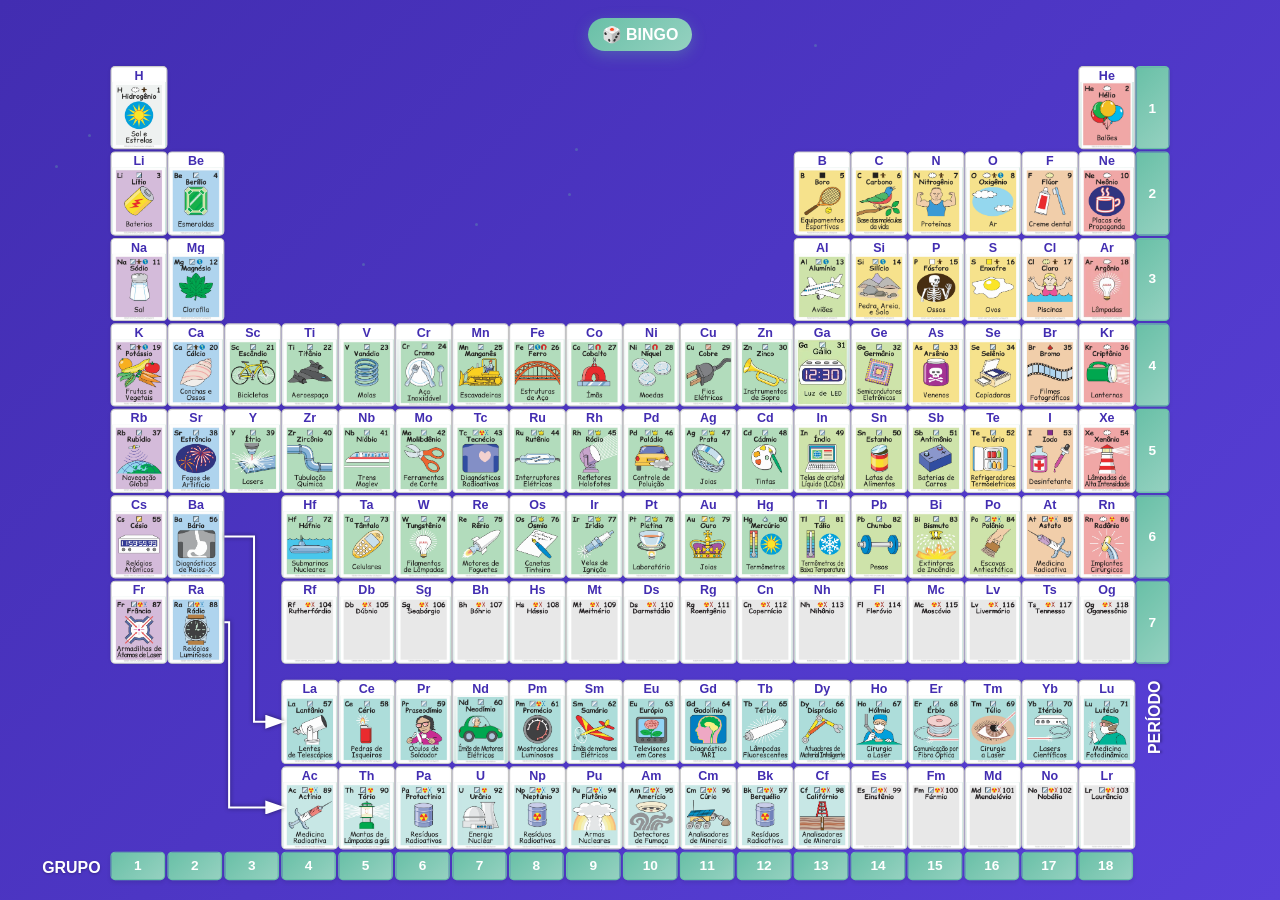
<file: tabela-periodica-bingo/index.html>
<!DOCTYPE html>
<html lang="pt-BR">
<head>
  <meta charset="UTF-8" />
  <meta name="viewport" content="width=device-width, initial-scale=1.0"/>
  <title>Tabela Periódica Interativa - EducaTech</title>
  <link rel="icon" href="logo-educatech.webp" type="image/webp">
  <style>
    /* Estilos Globais e Fundo - Inspirado no arquivo de referência */
    html, body {
      margin: 0;
      padding: 0;
      width: 100%;
      height: 100%;
      overflow: hidden;
      font-family: 'Segoe UI', Tahoma, Geneva, Verdana, sans-serif;
      background: linear-gradient(135deg, #422db1 0%, #5940d9 100%);
      position: relative;
      z-index: 0;
    }

    /* Variáveis de Cor da Marca */
    :root {
      --educatech-primary: #422db1;
      --educatech-secondary: #eff4f3;
      --educatech-accent-1: #c2e2d9;
      --educatech-accent-2: #95d1c0;
      --educatech-accent-3: #69c0a7;
      
      --scaled-button-font-size: 14px;
      --scaled-button-padding-vertical: 6px;
      --scaled-button-padding-horizontal: 12px;
      --fixed-elements-top-margin: 2vh;
    }

    /* Efeitos de partículas do arquivo de referência */
    .particles {
      position: fixed;
      top: 0;
      left: 0;
      width: 100%;
      height: 100%;
      pointer-events: none;
      z-index: -1;
    }
    .particle {
      position: absolute;
      width: 3px;
      height: 3px;
      background: var(--educatech-accent-3);
      border-radius: 50%;
      opacity: 0.3;
      animation: float 6s infinite ease-in-out;
    }
    @keyframes float {
      0%, 100% { transform: translateY(0px) rotate(0deg); opacity: 0.3; }
      50% { transform: translateY(-20px) rotate(180deg); opacity: 0.6; }
    }

    /* Logo EducaTech - do arquivo de referência */
    .educatech-logo {
      position: fixed;
      top: 20px;
      right: 20px;
      z-index: 15;
      background: rgba(255, 255, 255, 0.95);
      padding: 12px 20px;
      border-radius: 12px;
      box-shadow: 0 4px 15px rgba(66, 45, 177, 0.2);
      backdrop-filter: blur(10px);
      border: 2px solid var(--educatech-accent-3);
      transition: all 0.3s ease;
    }
    .educatech-logo:hover {
      transform: translateY(-2px);
      box-shadow: 0 6px 20px rgba(66, 45, 177, 0.3);
    }
    .logo-text {
      font-size: 24px;
      font-weight: 700;
      background: linear-gradient(45deg, var(--educatech-accent-3), var(--educatech-primary));
      -webkit-background-clip: text;
      -webkit-text-fill-color: transparent;
      background-clip: text;
      margin: 0;
    }
    .logo-subtitle {
      font-size: 10px;
      color: var(--educatech-primary);
      margin: 0;
      text-align: center;
      font-weight: 500;
    }

    /* Marca d'água - do arquivo de referência */
    .watermark {
      position: fixed;
      bottom: 20px;
      left: 20px;
      font-size: 12px;
      color: rgba(255, 255, 255, 0.4);
      z-index: 5;
      font-weight: 500;
    }

    #zoom-container {
      position: absolute;
      left: 50%;
      transform-origin: top center;
    }

    .tabela {
      position: absolute; 
      top: 0px; 
      left: 50%;
      transform: translateX(-50%);
      display: grid;
      grid-template-columns: repeat(18, 48px) 30px;
      grid-template-rows:
        calc(48px / 0.6547) calc(48px / 0.6547) calc(48px / 0.6547) calc(48px / 0.6547) calc(48px / 0.6547) calc(48px / 0.6547) calc(48px / 0.6547)
        10px
        calc(48px / 0.6547) calc(48px / 0.6547)
        25px
      ;
      gap: 2px;
      height: auto; 
      z-index: 1;
    }

    .elemento {
      width: 48px; 
      background: white;
      border: 1px solid #ccc;
      font-size: 10px; 
      box-shadow: 0 0 3px rgba(0,0,0,0.1);
      cursor: pointer;
      display: flex;
      flex-direction: column;
      position: relative;
      transition: all 0.3s ease;
      overflow: hidden;
      border-radius: 4px;
    }
    .elemento:hover {
      transform: translateY(-1px);
      box-shadow: 0 4px 8px rgba(66, 45, 177, 0.2);
      border-color: var(--educatech-accent-3);
    }

    .simbolo {
      font-weight: bold;
      font-size: 11px; 
      margin-top: 1px;
      text-align: center;
      flex-shrink: 0;
      color: var(--educatech-primary);
    }

    .foto-editavel {
      flex-grow: 1;
      overflow: hidden;
      display: flex;
      align-items: center;
      justify-content: center;
      background: linear-gradient(135deg, var(--educatech-secondary) 0%, var(--educatech-accent-1) 100%);
      min-height: 0;
    }

    .foto-editavel img, .foto-editavel picture img {
      width: 100%; height: 100%; object-fit: contain; display: block;
    }

    .vazio { background: transparent; border: none; pointer-events: none; }

    .grupo-header, .periodo-numero {
      display: flex; align-items: center; justify-content: center;
      font-size: 12px; font-weight: bold; color: white;
      background: linear-gradient(135deg, var(--educatech-accent-3), var(--educatech-accent-2));
      border: 1px solid var(--educatech-accent-3);
      box-sizing: border-box; padding: 0 2px; text-align: center;
      border-radius: 4px;
      box-shadow: 0 2px 4px rgba(0,0,0,0.1);
    }

    #label-grupo, #label-periodo {
      font-weight: bold; color: white; z-index: 5; text-shadow: 0 1px 2px rgba(0,0,0,0.3);
    }
    #label-grupo {
      position: absolute; top: calc((7.29 * (48px / 0.6547)) + 10px + (2 * (48px / 0.6547)) + (25px / 2));
      transform: translateY(-50%); left: -60px; font-size: 14px; width: 40px; text-align: right;
    }
    #label-periodo {
      position: absolute; top: calc(15.6 * (48px / 0.6547) / 2); right: 1px;
      transform: translateY(-50%) rotate(180deg); writing-mode: vertical-rl; font-size: 14px;
      width: 20px; text-align: center; padding: 4px 0;
    }
    
    /* MODIFICADO: Estilo das setas para ter alto contraste no fundo escuro */
    #arrow-svg {
        position: fixed;
        top: 0;
        left: 0;
        width: 100vw;
        height: 100vh;
        pointer-events: none;
        z-index: 2;
        overflow: visible;
    }
    #arrow-svg path { 
      stroke: white; /* Cor branca para o corpo da seta */
      stroke-width: 2; 
      fill: none; 
      filter: drop-shadow(0 0 2px rgba(0,0,0,0.5)); /* Sombra para destacar */
    }
    #arrow-svg #arrowhead polygon { 
      fill: white; /* Cor branca para a ponta da seta */
    }

    /* Título e Botão - Estilo do arquivo de referência */
    
    .botao-flutuante {
      position: fixed;
      top: var(--fixed-elements-top-margin);
      left: 50%;
      transform: translateX(-50%);
      z-index: 10;
    }
    .botao-flutuante button {
      padding: var(--scaled-button-padding-vertical) var(--scaled-button-padding-horizontal);
      font-size: var(--scaled-button-font-size);
      background: linear-gradient(135deg, var(--educatech-accent-3), var(--educatech-accent-2));
      color: white;
      border: none; 
      border-radius: 25px;
      cursor: pointer; 
      transition: all 0.3s ease;
      font-weight: 600;
      box-shadow: 0 4px 15px rgba(105, 192, 167, 0.3);
      text-transform: uppercase;
    }
    .botao-flutuante button:hover { 
      transform: translateY(-2px);
      box-shadow: 0 6px 20px rgba(105, 192, 167, 0.4);
    }
    .botao-flutuante button:disabled { 
      background: #aaa; cursor: not-allowed; transform: none; box-shadow: 0 2px 8px rgba(0,0,0,0.1);
    }

    /* Estilos do Bingo - Inspirado no arquivo de referência */
    .sorteio-ativo { animation: pulsoEducaTech 0.5s infinite alternate; z-index: 3; }
    @keyframes pulsoEducaTech {
      0% { box-shadow: 0 0 0px 2px var(--educatech-accent-3); transform: scale(1); }
      100% { box-shadow: 0 0 15px 4px var(--educatech-primary); transform: scale(1.05); }
    }
    .sorteado-uma-vez {
        background: linear-gradient(135deg, var(--educatech-accent-1), var(--educatech-secondary));
        border-color: var(--educatech-accent-2);
        border-width: 2px;
    }
    .sorteado { 
      opacity: 0.4;
      filter: grayscale(0.7);
    }
    .destaque-overlay {
      position: fixed; top: 0; left: 0; width: 100vw; height: 100vh;
      background: rgba(66, 45, 177, 0.8);
      display: flex; justify-content: center; align-items: center; 
      z-index: 1000; cursor: pointer;
      backdrop-filter: blur(5px);
    }
    .destaque-box { 
      width: 30vw; height: 83vh;
      background: linear-gradient(135deg, white, var(--educatech-secondary));
      padding: 20px;
      box-shadow: 0 10px 40px rgba(66, 45, 177, 0.4);
      animation: destaqueAnimar 0.4s ease forwards;
      overflow: hidden; display: flex; align-items: center; justify-content: center;
      cursor: default; border-radius: 20px;
      border: 3px solid var(--educatech-accent-3);
    }
    @keyframes destaqueAnimar {
      from { transform: scale(0.1); opacity: 0; }
      to { transform: scale(1); opacity: 1; }
    }
    .destaque-box img, .destaque-box picture img {
      max-width: 100%; max-height: 100%; object-fit: contain; display: block; border-radius: 10px;
    }

    </style>
</head>
<body>
  <div class="particles" id="particles"></div>
  

  <div id="zoom-container">
    <div class="tabela" id="tabelaPeriodica"></div>
  </div>

  <svg id="arrow-svg"><defs></defs></svg>

  

  <div class="botao-flutuante">
    <button id="bingoBtn">🎲 Bingo</button>
  </div>

  <audio id="somSorteando" src="sons/sorteando.mp3" preload="auto"></audio>
  <audio id="somFinal" src="sons/final.mp3" preload="auto"></audio>

  

  <script src="https://cdn.jsdelivr.net/npm/bootstrap@5.3.3/dist/js/bootstrap.bundle.min.js"></script>
  <script>
    // --- LÓGICA DO JOGO (FUNCIONAL E TESTADA) ---
    const elementos = [
      ['H', 0, 0], ['He', 17, 0], ['Li', 0, 1], ['Be', 1, 1], ['B', 12, 1], ['C', 13, 1], ['N', 14, 1],
      ['O', 15, 1], ['F', 16, 1], ['Ne', 17, 1], ['Na', 0, 2], ['Mg', 1, 2], ['Al', 12, 2], ['Si', 13, 2],
      ['P', 14, 2], ['S', 15, 2], ['Cl', 16, 2], ['Ar', 17, 2], ['K', 0, 3], ['Ca', 1, 3], ['Sc', 2, 3],
      ['Ti', 3, 3], ['V', 4, 3], ['Cr', 5, 3], ['Mn', 6, 3], ['Fe', 7, 3], ['Co', 8, 3], ['Ni', 9, 3],
      ['Cu', 10, 3], ['Zn', 11, 3], ['Ga', 12, 3], ['Ge', 13, 3], ['As', 14, 3], ['Se', 15, 3], ['Br', 16, 3],
      ['Kr', 17, 3], ['Rb', 0, 4], ['Sr', 1, 4], ['Y', 2, 4], ['Zr', 3, 4], ['Nb', 4, 4], ['Mo', 5, 4],
      ['Tc', 6, 4], ['Ru', 7, 4], ['Rh', 8, 4], ['Pd', 9, 4], ['Ag', 10, 4], ['Cd', 11, 4], ['In', 12, 4],
      ['Sn', 13, 4], ['Sb', 14, 4], ['Te', 15, 4], ['I', 16, 4], ['Xe', 17, 4], ['Cs', 0, 5], ['Ba', 1, 5],
      ['La', 3, 8], ['Ce', 4, 8], ['Pr', 5, 8], ['Nd', 6, 8], ['Pm', 7, 8], ['Sm', 8, 8], ['Eu', 9, 8],
      ['Gd', 10, 8], ['Tb', 11, 8], ['Dy', 12, 8], ['Ho', 13, 8], ['Er', 14, 8], ['Tm', 15, 8], ['Yb', 16, 8], ['Lu', 17, 8],
      ['Hf', 3, 5], ['Ta', 4, 5], ['W', 5, 5], ['Re', 6, 5], ['Os', 7, 5], ['Ir', 8, 5],
      ['Pt', 9, 5], ['Au', 10, 5], ['Hg', 11, 5], ['Tl', 12, 5], ['Pb', 13, 5], ['Bi', 14, 5], ['Po', 15, 5],
      ['At', 16, 5], ['Rn', 17, 5],
      ['Fr', 0, 6], ['Ra', 1, 6],
      ['Ac', 3, 9], ['Th', 4, 9], ['Pa', 5, 9], ['U', 6, 9], ['Np', 7, 9], ['Pu', 8, 9], ['Am', 9, 9],
      ['Cm', 10, 9], ['Bk', 11, 9], ['Cf', 12, 9], ['Es', 13, 9], ['Fm', 14, 9], ['Md', 15, 9], ['No', 16, 9], ['Lr', 17, 9],
      ['Rf', 3, 6], ['Db', 4, 6], ['Sg', 5, 6], ['Bh', 6, 6], ['Hs', 7, 6], ['Mt', 8, 6], ['Ds', 9, 6],
      ['Rg', 10, 6], ['Cn', 11, 6], ['Nh', 12, 6], ['Fl', 13, 6], ['Mc', 14, 6], ['Lv', 15, 6],
      ['Ts', 16, 6], ['Og', 17, 6]
    ];
    const numColunasGrid = 19;
    const numColunasElementos = 18;
    const numLinhasElementos = 10;
    const numLinhasTotal = 11;
    const grid = Array(numColunasGrid * numLinhasTotal).fill(null);

    elementos.forEach(([simbolo, grupo, periodo]) => {
        if (periodo >= 0 && periodo < numLinhasElementos) {
            if (grupo >= 0 && grupo < numColunasElementos) {
                const pos = grupo + numColunasGrid * periodo;
                if (pos >= 0 && pos < (numColunasGrid * numLinhasElementos)) { grid[pos] = simbolo; }
            }
        }
    });
    const linhaGrupoHeader = numLinhasTotal - 1;
    for (let i = 0; i < numColunasElementos; i++) {
        grid[i + numColunasGrid * linhaGrupoHeader] = `grupo-${i + 1}`;
    }
    const colPeriodoIndex = numColunasGrid - 1;
    for (let row = 0; row < 7; row++) {
        grid[colPeriodoIndex + numColunasGrid * row] = `periodo-${row + 1}`;
    }

    const containerTabela = document.getElementById('tabelaPeriodica');
    const zoomContainer = document.getElementById('zoom-container'); 
    const labelGrupoDiv = document.createElement('div');
    labelGrupoDiv.id = 'label-grupo';
    labelGrupoDiv.innerText = 'GRUPO';
    containerTabela.appendChild(labelGrupoDiv); 
    const labelPeriodoDiv = document.createElement('div');
    labelPeriodoDiv.id = 'label-periodo';
    labelPeriodoDiv.innerText = 'PERÍODO';
    containerTabela.appendChild(labelPeriodoDiv); 
    const elementoRefs = {};
    const contagemSorteios = {}; 
    const btnBingo = document.getElementById('bingoBtn');
    const somSorteando = document.getElementById('somSorteando');
    const somFinal = document.getElementById('somFinal');

    function createParticles() {
      const particlesContainer = document.getElementById('particles');
      if (!particlesContainer) return;
      const numParticles = 15;
      for (let i = 0; i < numParticles; i++) {
        const particle = document.createElement('div');
        particle.className = 'particle';
        particle.style.left = Math.random() * 100 + '%';
        particle.style.top = Math.random() * 100 + '%';
        particle.style.animationDelay = Math.random() * 6 + 's';
        particle.style.animationDuration = (Math.random() * 4 + 4) + 's';
        particlesContainer.appendChild(particle);
      }
    }

    document.addEventListener('keydown', function(event) {
      if (event.key === 'Enter' && !btnBingo.disabled) { btnBingo.click(); }
    });

    grid.forEach((conteudo) => {
      const div = document.createElement('div');
      if (conteudo && typeof conteudo === 'string' && !conteudo.startsWith('grupo-') && !conteudo.startsWith('periodo-')) {
        const simbolo = conteudo;
        div.className = 'elemento';
        const imgHTML = `<img src="imagens/${simbolo}.webp" alt="${simbolo}" loading="lazy">`;
        div.innerHTML = `<div class="simbolo">${simbolo}</div><div class="foto-editavel">${imgHTML}</div>`;
        const fotoDiv = div.querySelector('.foto-editavel');
        if (fotoDiv) {
            fotoDiv.addEventListener('click', (e) => {
               e.stopPropagation();
               const pic = fotoDiv.querySelector('picture');
               mostrarDestaque(pic ? pic.outerHTML : fotoDiv.querySelector('img').outerHTML);
            });
        }
        containerTabela.appendChild(div);
        elementoRefs[simbolo] = div;
        contagemSorteios[simbolo] = 0; 
      } else if (conteudo && typeof conteudo === 'string' && conteudo.startsWith('grupo-')) {
          div.className = 'grupo-header'; div.innerText = conteudo.split('-')[1];
          containerTabela.appendChild(div);
      } else if (conteudo && typeof conteudo === 'string' && conteudo.startsWith('periodo-')) {
          div.className = 'periodo-numero'; div.innerText = conteudo.split('-')[1];
          containerTabela.appendChild(div);
      } else if (conteudo === null) {
        div.className = 'vazio'; containerTabela.appendChild(div);
      }
    });

    const originalTableWidth = (18 * 48) + (17 * 2) + 30;
    const originalCellHeight = 48 / 0.6547;
    const originalTableHeight = (7 * originalCellHeight) + 10 + (2 * originalCellHeight) + 25 + (10 * 2);
    const originalButtonFontSize = 14;
    const originalButtonPaddingV = 6;
    const originalButtonPaddingH = 12;

    function updateLayout() {
      const availableWidth = window.innerWidth;
      const availableHeight = window.innerHeight;
      const docStyle = document.documentElement.style;
      
      const btnFlutuante = document.querySelector('.botao-flutuante');
      const buttonHeight = btnFlutuante ? btnFlutuante.offsetHeight : 0;
      const topMargin = btnFlutuante ? parseFloat(getComputedStyle(btnFlutuante).top) : 0;

      const zoomContainerTop = buttonHeight + topMargin + 20; 
      zoomContainer.style.top = zoomContainerTop + 'px';
      const heightForTableScaling = availableHeight - zoomContainerTop - 20;
      let scaleFactor = 1;
      if (originalTableWidth > 0 && originalTableHeight > 0) {
        const scaleFactorWidth = (availableWidth * 0.9) / originalTableWidth;
        const scaleFactorHeight = heightForTableScaling / originalTableHeight;
        scaleFactor = Math.min(scaleFactorWidth, scaleFactorHeight, 2.5); 
        scaleFactor = Math.max(0.4, scaleFactor);
      }
      zoomContainer.style.transform = `translateX(-50%) scale(${scaleFactor})`;
      docStyle.setProperty('--scaled-button-font-size', (originalButtonFontSize * Math.min(scaleFactor, 1.5)) + 'px');
      docStyle.setProperty('--scaled-button-padding-vertical', (6 * Math.min(scaleFactor, 1.5)) + 'px');
      docStyle.setProperty('--scaled-button-padding-horizontal', (12 * Math.min(scaleFactor, 1.5)) + 'px');
      
      requestAnimationFrame(drawArrows);
    }

    let resizeTimeout;
    window.addEventListener('resize', () => {
      clearTimeout(resizeTimeout);
      resizeTimeout = setTimeout(updateLayout, 150); 
    });
    
    function mostrarDestaque(conteudoHTML) {
      const overlayExistente = document.querySelector('.destaque-overlay');
      if(overlayExistente) {
        document.body.removeChild(overlayExistente);
        document.removeEventListener('keydown', gerenciarTeclasOverlay); 
      }
      const overlay = document.createElement('div');
      overlay.className = 'destaque-overlay';
      overlay.innerHTML = `<div class="destaque-box">${conteudoHTML}</div>`;
      document.body.appendChild(overlay);
      overlay.addEventListener('click', (event) => {
          if (event.target === overlay) {
              document.body.removeChild(overlay);
              document.removeEventListener('keydown', gerenciarTeclasOverlay);
          }
      });
      document.addEventListener('keydown', gerenciarTeclasOverlay);
    }
    
    function gerenciarTeclasOverlay(event) {
        if (event.key === 'Escape' || event.key === 'Enter') {
            const overlay = document.querySelector('.destaque-overlay');
            if (overlay) {
                document.body.removeChild(overlay);
                document.removeEventListener('keydown', gerenciarTeclasOverlay);
                if (event.key === 'Enter' && !btnBingo.disabled) {
                    btnBingo.click();
                }
            }
        }
    }

    btnBingo.addEventListener('click', () => { 
      const candidatos = Object.keys(elementoRefs).filter(sim => contagemSorteios[sim] < 2);
      if (candidatos.length === 0) {
        alert('Todos os elementos já foram sorteados duas vezes!');
        return;
      }
      btnBingo.disabled = true;
      let elementoAnimacao = null;
      let contadorAnimacao = 0;
      const maxAnimacoes = 15;
      const intervaloMs = 300;
      const intervaloSorteio = setInterval(() => {
        if (elementoAnimacao && elementoRefs[elementoAnimacao]) {
             elementoRefs[elementoAnimacao].classList.remove('sorteio-ativo');
        }
        let candidatosAnimacao = candidatos.filter(sim => sim !== elementoAnimacao);
        if (candidatosAnimacao.length === 0) candidatosAnimacao = candidatos;
        elementoAnimacao = candidatosAnimacao[Math.floor(Math.random() * candidatosAnimacao.length)];
        somSorteando.pause(); somSorteando.currentTime = 0;
        somSorteando.play().catch(e => console.error("Erro ao tocar somSorteando:", e));
        if (elementoRefs[elementoAnimacao]) {
             elementoRefs[elementoAnimacao].classList.add('sorteio-ativo');
        }
        contadorAnimacao++;
        if (contadorAnimacao >= maxAnimacoes) {
          clearInterval(intervaloSorteio);
          const elementoFinalSorteado = candidatos[Math.floor(Math.random() * candidatos.length)];
          setTimeout(() => {
            somSorteando.pause(); somSorteando.currentTime = 0;
            if (elementoAnimacao && elementoRefs[elementoAnimacao]) {
                elementoRefs[elementoAnimacao].classList.remove('sorteio-ativo');
            }
            somFinal.currentTime = 0;
            somFinal.play().catch(e => console.error("Erro ao tocar somFinal:", e));
            let timeoutSomFinal = setTimeout(() => {
              somFinal.pause(); somFinal.currentTime = 0;
              if (Object.keys(elementoRefs).filter(sim => contagemSorteios[sim] < 2).length > 0) {
                 btnBingo.disabled = false;
              } else {
                 console.log("Todos elementos sorteados 2x, botão permanece desabilitado.");
                 alert('Bingo! Todos os elementos foram sorteados duas vezes.');
              }
            }, 1200);
            if (elementoRefs[elementoFinalSorteado]) {
                contagemSorteios[elementoFinalSorteado]++;
                const elementoDiv = elementoRefs[elementoFinalSorteado];
                if (contagemSorteios[elementoFinalSorteado] === 1) {
                    elementoDiv.classList.add('sorteado-uma-vez');
                } else if (contagemSorteios[elementoFinalSorteado] === 2) {
                    elementoDiv.classList.remove('sorteado-uma-vez');
                    elementoDiv.classList.add('sorteado');
                }
                const pic = elementoDiv.querySelector('picture');
                mostrarDestaque(pic ? pic.outerHTML : elementoDiv.querySelector('img').outerHTML);
            } else {
                 console.error("Erro: Elemento sorteado não encontrado:", elementoFinalSorteado);
                 btnBingo.disabled = false;
                 if(timeoutSomFinal) clearTimeout(timeoutSomFinal);
                 somFinal.pause(); alert("Erro inesperado durante o sorteio.");
            }
          }, 150);
        }
      }, intervaloMs);
    });

    function drawArrows() {
        const svg = document.getElementById('arrow-svg');
        const table = document.getElementById('tabelaPeriodica'); 
        if (!svg || !table || typeof elementoRefs === 'undefined' || Object.keys(elementoRefs).length === 0) {
            return;
        }
        svg.innerHTML = `<defs><marker id="arrowhead" markerWidth="10" markerHeight="7" refX="8" refY="3.5" orient="auto" markerUnits="strokeWidth"><polygon points="0 0, 10 3.5, 0 7" /></marker></defs>`;
        const arrowGroup = document.createElementNS('http://www.w3.org/2000/svg', 'g');
        svg.appendChild(arrowGroup);
        const calculatePathPoints = (startSymbol, endSymbol, arrowIndex = 0) => {
            const startEl = elementoRefs[startSymbol]; const endEl = elementoRefs[endSymbol];
            if (!startEl || !endEl) return null;
            const startRect = startEl.getBoundingClientRect(); const endRect = endEl.getBoundingClientRect();
            const p1x = startRect.right; const p1y = startRect.top + startRect.height / 2;
            const refCellWidth = 48; const currentCellWidth = startRect.width;
            let extFactor = (arrowIndex === 0) ? (25 / refCellWidth) : (4 / refCellWidth);
            const horizExt = extFactor * currentCellWidth;
            const p2x = p1x + horizExt; const p2y = p1y;
            const p3x = p2x; const p3y = endRect.top + endRect.height / 2;
            const p4x = endRect.left; const p4y = p3y;
            return `M ${p1x} ${p1y} L ${p2x} ${p2y} L ${p3x} ${p3y} L ${p4x} ${p4y}`;
        };
        const 그려Path = (pathData) => { 
            if (!pathData) return;
            const path = document.createElementNS('http://www.w3.org/2000/svg', 'path');
            path.setAttribute('d', pathData); path.setAttribute('marker-end', 'url(#arrowhead)');
            arrowGroup.appendChild(path);
        };
        if (elementoRefs['Ba'] && elementoRefs['La']) 그려Path(calculatePathPoints('Ba', 'La', 0));
        if (elementoRefs['Ra'] && elementoRefs['Ac']) 그려Path(calculatePathPoints('Ra', 'Ac', 1));
    }
    
    document.addEventListener('DOMContentLoaded', () => {
      createParticles();
      updateLayout();
      requestAnimationFrame(drawArrows); 
    });
  </script>
</body>
</html>
</file>
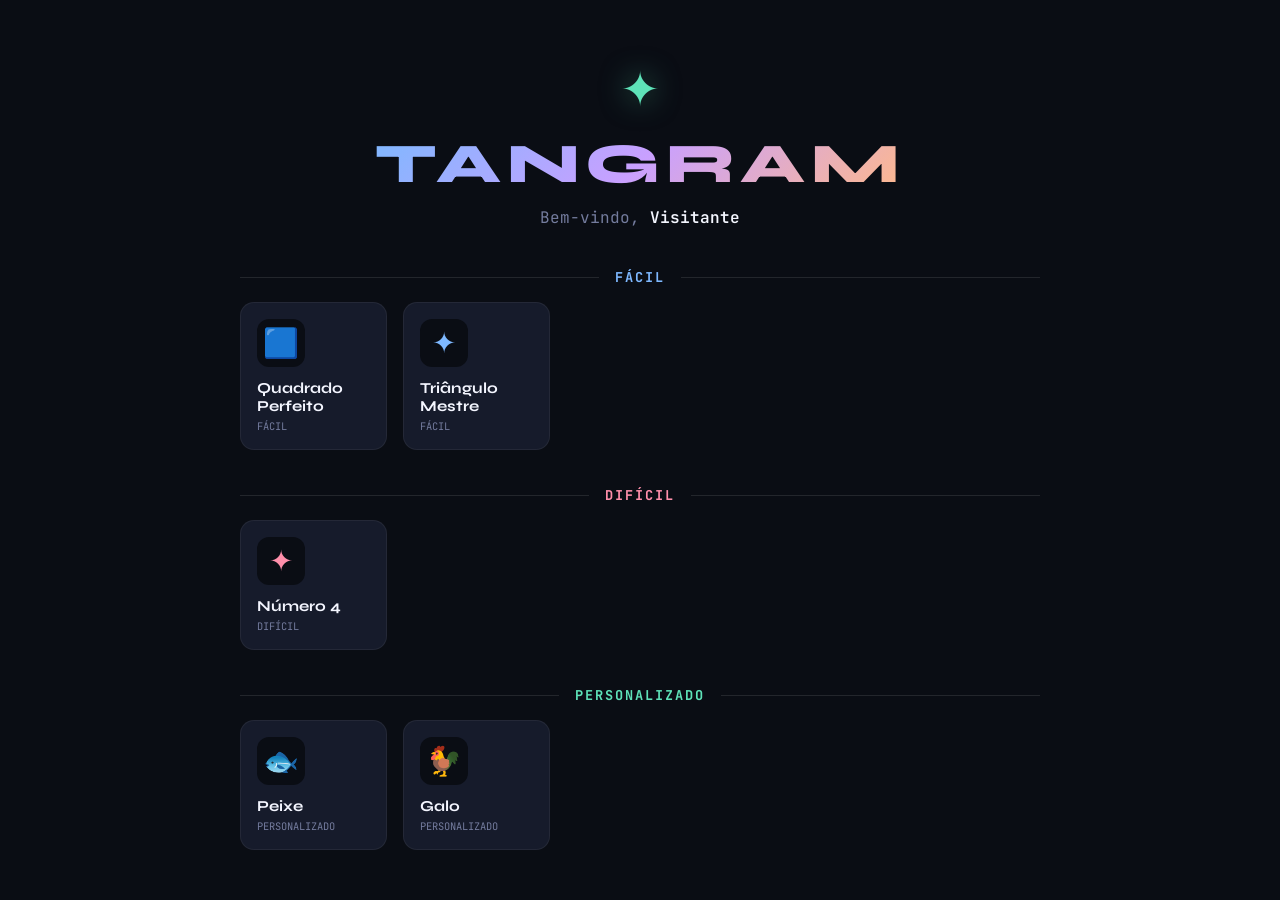
<file: tangram/index.html>
<!doctype html>
<html lang="pt-BR">
  <head>
    <meta charset="UTF-8" />
    <meta name="viewport" content="width=device-width, initial-scale=1.0, maximum-scale=1.0, user-scalable=no" />
    <title>TANGRAM - OOP PixiJS</title>
    <link rel="preconnect" href="https://fonts.googleapis.com">
    <link href="https://fonts.googleapis.com/css2?family=Syne:wght@400;600;700;800&family=JetBrains+Mono:wght@300;400;500;600&display=swap" rel="stylesheet">
    <script>
      // Early listener for BrincaBytes login to avoid race conditions with module loading
      window.__bbUser = null;
      window.addEventListener('message', function(event) {
        if (event.data && event.data.type === 'BRINCABYTES_LOGIN') {
          console.log('[Tangram] Early BrincaBytes Login Detectado:', event.data.user?.nome);
          window.__bbUser = event.data.user;
          try {
            if (event.data.user && event.data.user.nome) {
              localStorage.setItem('tangram_last_name', event.data.user.nome);
            }
          } catch(e) {}
          
          // Update UI if it's already rendered
          var labelName = document.getElementById('ss-player-name');
          if (labelName && window.__bbUser && window.__bbUser.nome) {
            labelName.textContent = window.__bbUser.nome;
          }
        }
      });
    </script>
    <script type="module" crossorigin src="/tangram/assets/index-M46f5-sG.js"></script>
    <link rel="stylesheet" crossorigin href="/tangram/assets/index-DCgOeI62.css">
  </head>
  <body>
    <!-- Background Orbs (CSS) -->
    <div id="ambient">
      <div class="orb orb-a"></div>
      <div class="orb orb-b"></div>
      <div class="orb orb-c"></div>
    </div>
    
    <!-- Start Screen Overlay -->
    <div id="start-screen" style="position:fixed;inset:0;z-index:500;background:var(--bg);display:flex;flex-direction:column;align-items:center;padding:60px 20px;overflow-y:auto;transition:opacity 0.5s; opacity:1;">
      
      <!-- Title Area -->
      <div style="text-align:center;margin-bottom:40px;animation:fade-down 0.8s ease-out;">
        <div class="solved-gem" style="margin:0 auto 10px;animation:none;transform:scale(1);">✦</div>
        <h1 style="font-family:'Syne',sans-serif;font-size:3.5rem;font-weight:800;background:linear-gradient(135deg,var(--c1) 0%,var(--c3) 50%,var(--c2) 100%);-webkit-background-clip:text;background-clip:text;color:transparent;letter-spacing:0.1em;text-transform:uppercase;">Tangram</h1>
        <p style="font-family:'JetBrains Mono',monospace;font-size:1rem;color:var(--muted);margin-top:10px;">Bem-vindo, <span id="ss-player-name" style="color:var(--text);font-weight:600;">Visitante</span></p>
      </div>

      <!-- Categories Container -->
      <div id="ss-categories" style="width:100%;max-width:800px;display:flex;flex-direction:column;gap:36px;animation:fade-up 1s ease-out;">
        <!-- Populated dynamically by UI.ts -->
      </div>
      
    </div>

    <!-- Countdown Overlay -->
    <div id="countdown-overlay" style="position:fixed;inset:0;z-index:400;display:flex;align-items:center;justify-content:center;background:rgba(10,13,20,.6);backdrop-filter:blur(8px);opacity:0;pointer-events:none;transition:opacity 0.3s;">
       <div id="cd-number" style="font-family:'Syne',sans-serif;font-weight:800;font-size:8rem;background:linear-gradient(135deg,var(--c1),var(--c4));-webkit-background-clip:text;background-clip:text;color:transparent;text-shadow:0 0 40px rgba(126,184,255,0.4);transform:scale(0.5);opacity:0;transition:all 0.3s cubic-bezier(0.175,0.885,0.32,1.275);">3</div>
    </div>

    <!-- UI Overlay container -->
    <div id="app">
      <header id="header">
        <div class="wordmark">TANGRAM OOP</div>
        <div class="h-divider"></div>
        <div class="challenge-label" id="pill">MODO LIVRE</div>
        <div id="game-timer" style="margin-left:20px; font-family:'JetBrains Mono',monospace; font-size:1.1rem; font-weight:600; color:var(--text); letter-spacing:0.05em; display:flex; align-items:center; opacity:0; transition:opacity 0.3s;">00:00</div>
        <div class="h-spacer"></div>
        <button class="hbtn" id="btn-home" style="margin-right:10px;">
          <svg viewBox="0 0 24 24" fill="none" stroke="currentColor" stroke-width="2.2">
            <path d="M3 9l9-7 9 7v11a2 2 0 0 1-2 2H5a2 2 0 0 1-2-2z"/>
            <polyline points="9 22 9 12 15 12 15 22"/>
          </svg>
          Início
        </button>
        <button class="hbtn" id="btn-create" style="color: #FFB98A; border-color: rgba(255,185,138,0.3);">
          <svg viewBox="0 0 24 24" fill="none" stroke="currentColor" stroke-width="2.2"><path d="M12 5v14M5 12h14"/></svg>
          Salvar Fase
        </button>
        <button class="hbtn" id="btn-export" style="color: #5EE2B8; border-color: rgba(94,226,184,0.3);" title="Exportar formas personalizadas como JSON">
          <svg viewBox="0 0 24 24" fill="none" stroke="currentColor" stroke-width="2.2">
            <path d="M21 15v4a2 2 0 0 1-2 2H5a2 2 0 0 1-2-2v-4"/>
            <polyline points="7 10 12 15 17 10"/>
            <line x1="12" y1="15" x2="12" y2="3"/>
          </svg>
          Exportar
        </button>
        <label class="hbtn" id="btn-import-label" style="color: #C9A0FF; border-color: rgba(201,160,255,0.3); cursor:pointer;" title="Importar um arquivo JSON de formas">
          <svg viewBox="0 0 24 24" fill="none" stroke="currentColor" stroke-width="2.2">
            <path d="M21 15v4a2 2 0 0 1-2 2H5a2 2 0 0 1-2-2v-4"/>
            <polyline points="17 8 12 3 7 8"/>
            <line x1="12" y1="3" x2="12" y2="15"/>
          </svg>
          Importar
          <input type="file" id="btn-import" accept=".json" style="display:none;">
        </label>
        <button class="hbtn" id="btn-hint">
          <svg viewBox="0 0 24 24" fill="none" stroke="currentColor" stroke-width="2.2">
            <path d="M9 18h6M10 22h4M12 2a7 7 0 0 1 4 12.9V17H8v-2.1A7 7 0 0 1 12 2z"/>
          </svg>
          Dica
        </button>
        <button class="hbtn glow" id="btn-reset">
          <svg viewBox="0 0 24 24" fill="none" stroke="currentColor" stroke-width="2.3">
            <path d="M3 12a9 9 0 1 0 9-9 9.75 9.75 0 0 0-6.74 2.74L3 8"/>
            <path d="M3 3v5h5"/>
          </svg>
          Reiniciar
        </button>
      </header>

      <aside id="sidebar">
        <div class="sb-label">DESAFIOS</div>
        <div class="ch-list" id="ch-list"></div>
      </aside>

      <div id="board-area">
        <!-- PixiJS Canvas injects here natively -->
        <canvas id="gameCanvas"></canvas>
        
        <!-- Accuracy Meter -->
        <div id="accuracy-wrap">
          <div class="acc-label"><span>Precisão</span><span id="acc-val">0%</span></div>
          <div class="acc-bar"><div class="acc-fill" id="acc-fill"></div></div>
        </div>
        
        <!-- Leaderboard -->
        <div id="leaderboard" style="position:absolute; top:24px; right:24px; width:220px; background:rgba(18,21,31,0.7); backdrop-filter:blur(8px); -webkit-backdrop-filter:blur(8px); border:1px solid var(--rim2); border-radius:12px; padding:12px 16px; opacity:0; pointer-events:none; transition:opacity 0.3s; z-index:40;">
          <div style="font-size:0.65rem; font-weight:700; color:var(--muted); letter-spacing:0.1em; margin-bottom:10px; text-transform:uppercase; display:flex; align-items:center; gap:6px;">
            <svg width="12" height="12" viewBox="0 0 24 24" fill="none" stroke="var(--c4)" stroke-width="2.5"><path d="M12 2v20M17 5H9.5a3.5 3.5 0 0 0 0 7h5a3.5 3.5 0 0 1 0 7H6"/></svg>
            Melhores Tempos
          </div>
          <div id="lb-records" style="display:flex; flex-direction:column; gap:6px;">
             <!-- Records injected here -->
          </div>
        </div>

        </div>
      </div>
    </div>

    <!-- Solved Screen -->
    <div id="solved">
      <div class="solved-box">
        <div class="solved-gem">✦</div>
        <div class="solved-h">Magistral!</div>
        <div class="solved-p" id="solved-info">Desafio concluído</div>
        <div class="solved-btns">
          <button class="hbtn" id="btn-retry">↻ Novamente</button>
          <button class="hbtn glow" id="btn-next">Próximo →</button>
        </div>
      </div>
    </div>
    
    <!-- Leaderboard Name Modal -->
    <div id="name-modal" style="position:fixed;inset:0;z-index:250;display:flex;align-items:center;justify-content:center;background:rgba(8,10,16,.8);backdrop-filter:blur(8px);opacity:0;pointer-events:none;transition:opacity .4s;">
      <div class="solved-box" style="transform:scale(.9) translateY(20px); transition:transform .5s cubic-bezier(.34,1.56,.64,1); text-align:center; min-width: 300px;">
        <div class="solved-h" style="font-size:1.6rem; margin-bottom:10px; background:linear-gradient(135deg,var(--c4) 0%,var(--c1) 100%); -webkit-background-clip:text; background-clip:text; color:transparent;">Novo Recorde!</div>
        <p style="font-family:'JetBrains Mono',monospace;font-size:.75rem;color:var(--text);margin-bottom:20px;">Você fez um dos melhores tempos. Digite seu nome:</p>
        
        <input type="text" id="nm-input" placeholder="Seu Nome" autocomplete="off" style="width:100%; padding:14px; margin-bottom:24px; background:rgba(255,255,255,0.05); border:1px solid var(--rim2); border-radius:10px; color:white; font-family:'Syne',sans-serif; font-size:1.1rem; text-align:center; outline:none; transition:border 0.2s;" onfocus="this.style.borderColor='var(--c4)'" onblur="this.style.borderColor='var(--rim2)'" maxlength="15">
        
        <button class="hbtn glow" id="btn-nm-save" style="margin:0 auto; padding:12px 30px; border-color:var(--c4); color:var(--c4);">Salvar Tempo ✔</button>
      </div>
    </div>

    <!-- Creator Modal -->
    <div id="creator-modal" style="position:fixed;inset:0;z-index:300;display:flex;align-items:center;justify-content:center;background:rgba(8,10,16,.9);backdrop-filter:blur(24px);opacity:0;pointer-events:none;transition:opacity .4s;">
      <div class="solved-box" style="transform:scale(.9) translateY(20px); transition:transform .5s cubic-bezier(.34,1.56,.64,1); text-align:left; min-width: 320px;">
        <div class="solved-h" style="font-size:1.8rem; margin-bottom:20px; text-align:center; background:linear-gradient(135deg,var(--c2) 0%,var(--c5) 100%); -webkit-background-clip:text; background-clip:text; color:transparent;">Salvar Nova Fase</div>
        
        <div id="cm-step1">
          <label style="font-family:'JetBrains Mono',monospace;font-size:.7rem;color:var(--muted);letter-spacing:.08em; display:block; margin-bottom:10px;">NOME DA FORMA:</label>
          <input type="text" id="cm-name" placeholder="Ex: Gato Sentado" autocomplete="off" style="width:100%; padding:14px; margin-bottom:24px; background:rgba(255,255,255,0.05); border:1px solid var(--rim2); border-radius:10px; color:white; font-family:'Syne',sans-serif; font-size:1rem; outline:none; transition:border 0.2s;" onfocus="this.style.borderColor='var(--c2)'" onblur="this.style.borderColor='var(--rim2)'">
          <div class="solved-btns" style="justify-content:space-between;">
            <button class="hbtn" id="btn-cm-cancel">Cancelar</button>
            <button class="hbtn glow" id="btn-cm-save" style="border-color:var(--c2); color:var(--c2);">Gerar Código</button>
          </div>
        </div>

        <div id="cm-step2" style="display:none; text-align:center;">
          <div class="solved-gem" style="color:var(--c2); text-shadow:none; margin-bottom:10px; font-size:3rem; animation:none;">✔</div>
          <p style="font-family:'Syne',sans-serif;font-size:1rem;color:var(--text);margin-bottom:12px;">Forma lida com sucesso!</p>
          <p style="font-family:'JetBrains Mono',monospace;font-size:.7rem;color:var(--muted);margin-bottom:24px;">O código foi copiado. Cole (CTRL+V) no chat para eu adicionar a fase no jogo.</p>
          <button class="hbtn glow" id="btn-cm-close" style="margin:0 auto; padding:10px 30px;">Pronto</button>
        </div>
      </div>
    </div>

  </body>
</html>
</file>
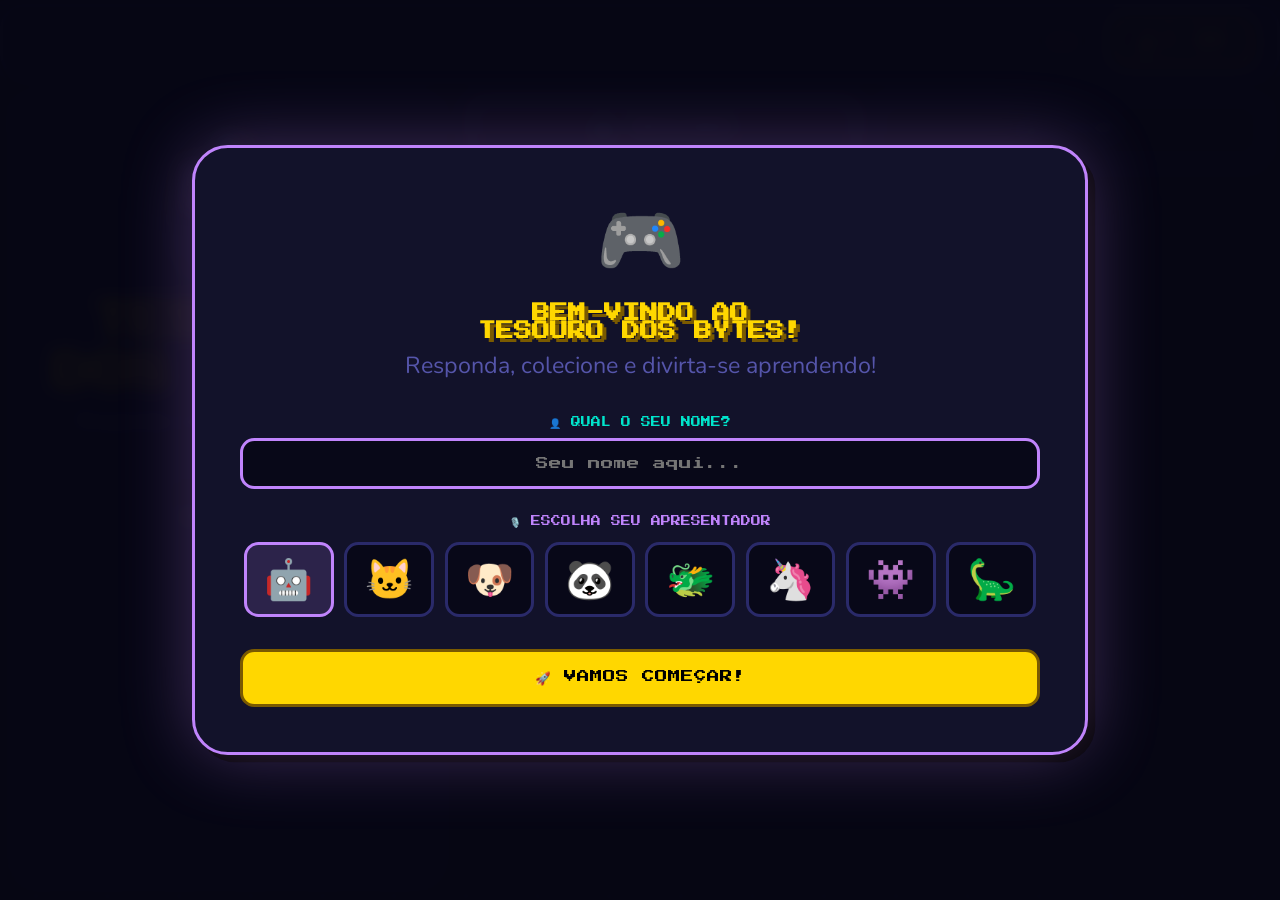
<file: tesouro-dos-bytes/index.html>
<!DOCTYPE html>
<html lang="pt-BR">

<head>
  <meta charset="UTF-8" />
  <meta name="viewport" content="width=device-width,initial-scale=1.0" />
  <title>🎮 Tesouro dos Bytes</title>
  <link href="https://fonts.googleapis.com/css2?family=Press+Start+2P&family=Nunito:wght@700;900&display=swap"
    rel="stylesheet" />
  <link rel="stylesheet" href="style.css">
</head>

<body class="em-inicio">

  <header id="cab">
    <div style="display:flex; align-items:center;">
      <div id="titulo-jogo" style="margin-right: 1.5rem;">🎮 TESOURO<br>DOS BYTES</div>
      <button id="btn-home" class="vis" onclick="if(confirm('Tem certeza que deseja voltar? Seu progresso nesta rodada será perdido.')) voltarInicio()" title="Início">
        <svg viewBox="0 0 24 24" width="22" height="22" stroke="currentColor" stroke-width="3" fill="none" stroke-linecap="round" stroke-linejoin="round"><path d="M15 18l-6-6 6-6"/></svg>
      </button>
    </div>
    <div id="nome-jogador-cab"
      style="font-family:var(--px);font-size:0.55rem;color:var(--cyan);padding:0.4rem 0.9rem;background:#080818;border:0.2rem solid var(--cyan);border-radius:0.8rem;display:none">
      🎮 <span id="txt-nome-jogador"></span></div>
    <div id="placar-wrap">
      <button id="btn-loja-cab" onclick="abrirLoja()">🛒 LOJA</button>
      <div class="pi vidas"><span id="val-vidas">❤️❤️❤️</span></div>
      <div class="pi ouro"><span class="coin-spin-off">💰</span><span id="val-moedas">0 BM</span></div>
    </div>
  </header>

  <!-- ══ MODAL BOAS-VINDAS (aparece na primeira vez) ══ -->
  <div id="modal-bv"
    style="display:none;position:fixed;inset:0;z-index:999;background:rgba(7,7,20,.97);backdrop-filter:blur(8px);align-items:center;justify-content:center">
    <div
      style="background:var(--panel);border:0.2rem solid var(--purple);border-radius:2rem;padding:2.5rem;max-width:50rem;width:90%;text-align:center;box-shadow:0 0 4rem rgba(192,132,252,.3),0.4rem 0.4rem 0 #000">
      <div style="font-size:4rem;margin-bottom:0.8rem">🎮</div>
      <h2
        style="font-family:var(--px);font-size:1rem;color:var(--gold);text-shadow:0.2rem 0.2rem 0 var(--gold-dk);margin-bottom:0.5rem">
        BEM-VINDO AO<br>TESOURO DOS BYTES!</h2>
      <p style="font-size:1.3rem;color:var(--muted);margin-bottom:2rem">Responda, colecione e divirta-se aprendendo!</p>
      <label style="font-family:var(--px);font-size:0.55rem;color:var(--cyan);display:block;margin-bottom:0.5rem">👤
        QUAL O SEU NOME?</label>
      <input id="bv-nome" type="text" maxlength="20" placeholder="Seu nome aqui..." autocomplete="off"
        style="width:100%;padding:0.9rem 1.2rem;font-family:var(--px);font-size:0.7rem;background:#080818;border:0.2rem solid var(--purple);border-radius:0.8rem;color:var(--text);outline:none;margin-bottom:1.5rem;text-align:center;box-sizing:border-box" />
      <label style="font-family:var(--px);font-size:0.55rem;color:var(--purple);display:block;margin-bottom:0.8rem">🎙️
        ESCOLHA SEU APRESENTADOR</label>
      <div id="bv-pets" style="display:flex;flex-wrap:wrap;gap:0.6rem;justify-content:center;margin-bottom:1.8rem">
      </div>
      <button onclick="confirmarBoasVindas()"
        style="font-family:var(--px);font-size:0.7rem;padding:1rem 2.5rem;background:var(--gold);border:0.2rem solid var(--gold-dk);border-radius:0.8rem;color:#000;cursor:pointer;width:100%;transition:transform .15s"
        onmouseover="this.style.transform='translateY(-2px)'" onmouseout="this.style.transform=''">
        🚀 VAMOS COMEÇAR!
      </button>
    </div>
  </div>

  <!-- ══ TELA INICIAL ══ -->
  <div id="tela-inicio" class="tela ativo">
    <div class="hero-compacto">
      <div class="hero-left">
        <div class="hero-robo-wrap">
          <svg viewBox="0 0 40 48" xmlns="http://www.w3.org/2000/svg" shape-rendering="crispEdges">
            <rect x="18" y="0" width="4" height="6" fill="#5bcbff" />
            <rect x="16" y="6" width="8" height="3" fill="#5bcbff" />
            <rect x="22" y="1" width="5" height="4" fill="#ff5c5c" />
            <rect x="4" y="9" width="32" height="18" fill="#c084fc" />
            <rect x="9" y="13" width="8" height="7" fill="#f0f0ff" />
            <rect x="23" y="13" width="8" height="7" fill="#f0f0ff" />
            <rect x="11" y="14" width="4" height="5" fill="#5bcbff" />
            <rect x="25" y="14" width="4" height="5" fill="#5bcbff" />
            <rect x="11" y="22" width="18" height="3" fill="#ffd700" />
            <rect x="13" y="24" width="2" height="2" fill="#ffd700" />
            <rect x="25" y="24" width="2" height="2" fill="#ffd700" />
            <rect x="2" y="29" width="36" height="14" fill="#2a2a7e" />
            <rect x="14" y="31" width="12" height="4" fill="#5bcbff" opacity=".6" />
            <rect x="17" y="36" width="6" height="3" fill="#ffd700" />
            <rect x="0" y="29" width="3" height="10" fill="#1a1a5e" />
            <rect x="37" y="29" width="3" height="10" fill="#1a1a5e" />
            <rect x="8" y="43" width="8" height="5" fill="#1a1a5e" />
            <rect x="24" y="43" width="8" height="5" fill="#1a1a5e" />
            <rect x="6" y="46" width="4" height="2" fill="#5bcbff" />
            <rect x="30" y="46" width="4" height="2" fill="#5bcbff" />
          </svg>
          <div class="pet-hero" id="pet-hero-el">🐱</div>
        </div>
      </div>
      <div class="hero-info">
        <h1>TESOURO<br>DOS BYTES</h1>
        <p>Responda, colecione e divirta-se!</p>
        <div class="hero-stats">
          <div class="hstat"><span class="sv" id="stat-trilhas">0</span><span class="sl">✅ FEITAS</span></div>
        </div>
      </div>
    </div>

    <div class="nav-tabs">
      <button class="nav-tab ativo" id="tab-trilhas" onclick="mostrarSec('trilhas')">🗺️ TRILHAS</button>
      <button class="nav-tab" id="tab-loja" onclick="mostrarSec('loja')">🛒 LOJA</button>
    </div>

    <div id="sec-trilhas">
      <div id="trilhas-wrap"></div>
    </div>
    <div id="sec-loja">
      <div class="loja-titulo">🛒 LOJA DO BYTE-BOT</div>
      <div class="loja-sub" id="loja-saldo">💰 Seu saldo: 0 Bytes-Moedas</div>
      <div class="loja-sub" style="color:var(--cyan);border-color:var(--cyan);background:rgba(0,229,204,.06)">🎙️
        APRESENTADORES — Quem lidera o jogo?</div>
      <div class="loja-grid" id="grid-pets"></div>
      <div class="loja-sub" style="color:var(--pink);border-color:var(--pink);background:rgba(255,121,198,.06)">✨
        PODERES — Habilidades especiais!</div>
      <div class="loja-grid" id="grid-poderes"></div>
    </div>
  </div>

  <!-- ══ ARENA ══ -->
  <div id="arena" class="tela">
    <div id="robo-wrapper">
      <svg id="robo-svg" class="ri" width="40" height="48" viewBox="0 0 40 48" xmlns="http://www.w3.org/2000/svg" shape-rendering="crispEdges">
        <rect x="18" y="0" width="4" height="6" fill="#5bcbff" />
        <rect x="16" y="6" width="8" height="3" fill="#5bcbff" />
        <rect x="22" y="1" width="5" height="4" fill="#ff5c5c" />
        <rect x="4" y="9" width="32" height="18" fill="#c084fc" />
        <rect x="9" y="13" width="8" height="7" fill="#f0f0ff" />
        <rect x="23" y="13" width="8" height="7" fill="#f0f0ff" />
        <rect x="11" y="14" width="4" height="5" fill="#5bcbff" id="ol-e" />
        <rect x="25" y="14" width="4" height="5" fill="#5bcbff" id="ol-d" />
        <rect x="11" y="22" width="18" height="3" fill="#ffd700" />
        <rect x="13" y="24" width="2" height="2" fill="#ffd700" />
        <rect x="25" y="24" width="2" height="2" fill="#ffd700" />
        <rect x="2" y="29" width="36" height="14" fill="#2a2a7e" />
        <rect x="14" y="31" width="12" height="4" fill="#5bcbff" opacity=".6" />
        <rect x="17" y="36" width="6" height="3" fill="#ffd700" />
        <rect x="0" y="29" width="3" height="10" fill="#1a1a5e" />
        <rect x="37" y="29" width="3" height="10" fill="#1a1a5e" />
        <rect x="8" y="43" width="8" height="5" fill="#1a1a5e" />
        <rect x="24" y="43" width="8" height="5" fill="#1a1a5e" />
        <rect x="6" y="46" width="4" height="2" fill="#5bcbff" />
        <rect x="30" y="46" width="4" height="2" fill="#5bcbff" />
      </svg>
      <div id="pet-arena">🐱</div>
      <div id="balao"><span id="balao-txt"></span><span id="balao-cur" class="cursor off"></span></div>
    </div>
    <div id="nivel-badge"><span class="nivel-nome" id="nivel-nome-txt"></span></div>
    <div id="painel-quiz">
      <div id="barra-wrap"><span id="barra-label">PROGRESSO</span>
        <div id="barra-bg">
          <div id="barra-fill" style="width:0%"></div>
        </div>
      </div>
      <div id="info-wrap">
        <p id="num-pergunta">PERGUNTA 1</p><span id="tipo-badge" class="multipla">MÚLTIPLA ESCOLHA</span>
      </div>
      <div id="area-resposta"></div>
    </div>
  </div>

  <!-- ══ FIM ══ -->
  <div id="tela-fim" class="tela">
    <div id="fim-titulo">🏆 FIM<br>DO JOGO!</div>
    <span id="fim-pet-celebra">🐱</span>
    <p id="fim-msg"></p>
    <div id="fim-box">
      <div class="fim-linha"><span>🗺️ Trilha</span><span id="fim-trilha">—</span></div>
      <div class="fim-linha"><span>✅ Acertos</span><span id="fim-ac">0</span></div>
      <div class="fim-linha"><span>❌ Erros</span><span id="fim-er">0</span></div>
      <div class="fim-linha"><span>💰 Moedas ganhas</span><span id="fim-mo">0</span></div>
      <div class="fim-linha"><span>⭐ Aproveitamento</span><span id="fim-pc">0%</span></div>
      <div class="fim-linha"><span>🏅 Seu recorde</span><span id="fim-rec">0%</span></div>
    </div>
    <div class="fim-btns">
      <button class="btn-fim r" onclick="reiniciarTrilha()">🔄 DE NOVO!</button>
      <button class="btn-fim lj" onclick="irLojaFim()">🛒 LOJA</button>
      <button class="btn-fim h" onclick="voltarInicio()">🏠 INÍCIO</button>
    </div>
  </div>

  <!-- ══ OVERLAY ══ -->
  <div id="overlay">
    <div id="overlay-inner">
      <div id="robo-ov-wrap">
        <svg id="robo-ov" class="ov-entra" viewBox="0 0 40 48" xmlns="http://www.w3.org/2000/svg"
          shape-rendering="crispEdges">
          <rect x="18" y="0" width="4" height="6" fill="#5bcbff" />
          <rect x="16" y="6" width="8" height="3" fill="#5bcbff" />
          <rect x="22" y="1" width="5" height="4" fill="#ff5c5c" />
          <rect x="4" y="9" width="32" height="18" fill="#c084fc" />
          <rect x="9" y="13" width="8" height="7" fill="#f0f0ff" />
          <rect x="23" y="13" width="8" height="7" fill="#f0f0ff" />
          <rect x="11" y="14" width="4" height="5" fill="#5bcbff" id="ov-e" />
          <rect x="25" y="14" width="4" height="5" fill="#5bcbff" id="ov-d" />
          <rect x="11" y="22" width="18" height="3" fill="#ffd700" />
          <rect x="13" y="24" width="2" height="2" fill="#ffd700" />
          <rect x="25" y="24" width="2" height="2" fill="#ffd700" />
          <rect x="2" y="29" width="36" height="14" fill="#2a2a7e" />
          <rect x="14" y="31" width="12" height="4" fill="#5bcbff" opacity=".6" />
          <rect x="17" y="36" width="6" height="3" fill="#ffd700" />
          <rect x="0" y="29" width="3" height="10" fill="#1a1a5e" />
          <rect x="37" y="29" width="3" height="10" fill="#1a1a5e" />
          <rect x="8" y="43" width="8" height="5" fill="#1a1a5e" />
          <rect x="24" y="43" width="8" height="5" fill="#1a1a5e" />
          <rect x="6" y="46" width="4" height="2" fill="#5bcbff" />
          <rect x="30" y="46" width="4" height="2" fill="#5bcbff" />
        </svg>
        <div id="pet-ov">🐱</div>
      </div>
      <div id="ov-terminal">
        <div id="ov-tbar">
          <div class="dot dr"></div>
          <div class="dot dg"></div>
          <div class="dot db"></div><span id="ov-ttitle">TUTOR // AO VIVO</span>
        </div>
        <div id="ov-badge"></div>
        <div id="ov-moedas"></div>
        <div id="ov-texto"></div><span id="ov-cursor" class="off"></span>
      </div>
      <button id="btn-continuar" onclick="fecharOverlay()">CONTINUAR ▶</button>
    </div>
  </div>

  <!-- ══ MODAL EDITOR ══ -->
  <div id="modal-editor">
    <div id="editor-box">
      <div class="ed-header">
        <h2 id="ed-titulo">✏️ CRIAR TRILHA</h2>
        <button class="btn-fechar" onclick="fecharEditor()">✕</button>
      </div>
      <div class="ed-section">
        <span class="ed-label">📋 INFORMAÇÕES DA TRILHA</span>
        <div class="ed-row">
          <div class="ed-campo"><span class="ed-label">Nome da trilha</span><input id="ed-nome" class="ed-input"
              type="text" placeholder="Ex: Matemática..." maxlength="30" /></div>
          <div class="ed-campo"><span class="ed-label">Descrição curta</span><input id="ed-desc" class="ed-input"
              type="text" placeholder="Sobre o tema..." maxlength="60" /></div>
        </div>
        <div class="ed-row">
          <div class="ed-campo">
            <span class="ed-label">Emoji</span>
            <div class="emoji-picker" id="emoji-picker">
              <button class="ep-btn" data-emoji="🎯">🎯</button><button class="ep-btn" data-emoji="🌍">🌍</button>
              <button class="ep-btn" data-emoji="🎵">🎵</button><button class="ep-btn" data-emoji="⚽">⚽</button>
              <button class="ep-btn" data-emoji="🍕">🍕</button><button class="ep-btn" data-emoji="🚀">🚀</button>
              <button class="ep-btn" data-emoji="🦁">🦁</button><button class="ep-btn" data-emoji="🎨">🎨</button>
              <button class="ep-btn" data-emoji="🧮">🧮</button><button class="ep-btn" data-emoji="📚">📚</button>
              <button class="ep-btn" data-emoji="🏆">🏆</button><button class="ep-btn" data-emoji="⚗️">⚗️</button>
              <button class="ep-btn" data-emoji="🌮">🌮</button><button class="ep-btn" data-emoji="🎭">🎭</button>
              <button class="ep-btn" data-emoji="🤖">🤖</button><button class="ep-btn" data-emoji="🌺">🌺</button>
              <button class="ep-btn" data-emoji="🦄">🦄</button><button class="ep-btn" data-emoji="🍦">🍦</button>
              <button class="ep-btn" data-emoji="🎪">🎪</button><button class="ep-btn" data-emoji="🌈">🌈</button>
            </div>
          </div>
          <div class="ed-campo">
            <span class="ed-label">Cor</span>
            <div class="cor-picker" id="cor-picker">
              <button class="cp-btn" data-cor="#5bcbff" style="background:#5bcbff"></button>
              <button class="cp-btn" data-cor="#3ddc84" style="background:#3ddc84"></button>
              <button class="cp-btn" data-cor="#ffb347" style="background:#ffb347"></button>
              <button class="cp-btn" data-cor="#c084fc" style="background:#c084fc"></button>
              <button class="cp-btn" data-cor="#ff5c5c" style="background:#ff5c5c"></button>
              <button class="cp-btn" data-cor="#ffd700" style="background:#ffd700"></button>
              <button class="cp-btn" data-cor="#ff79c6" style="background:#ff79c6"></button>
              <button class="cp-btn" data-cor="#00e5cc" style="background:#00e5cc"></button>
            </div>
          </div>
        </div>
      </div>
      <div class="ed-section">
        <span class="ed-label">❓ PERGUNTAS <span id="ed-count" style="color:var(--purple)">(0)</span></span>
        <div id="pergs-lista"></div>
        <button class="add-perg-btn" onclick="abrirFormPerg()">+ ADICIONAR PERGUNTA</button>
      </div>
      <div class="ed-section" id="form-perg" style="display:none">
        <div style="display:flex;justify-content:space-between;align-items:center;margin-bottom:10px">
          <span class="ed-label" style="margin:0" id="form-perg-titulo">➕ NOVA PERGUNTA</span>
          <button class="btn-fechar" onclick="fecharFormPerg()">✕</button>
        </div>
        <span class="ed-label">Tipo de questão</span>
        <div class="tipo-tabs" id="tipo-tabs">
          <button class="tipo-tab ativo" data-tipo="multipla" onclick="selecionarTipo('multipla',this)">📋
            MÚLTIPLA</button>
          <button class="tipo-tab" data-tipo="vf" onclick="selecionarTipo('vf',this)">✅ V/F</button>
          <button class="tipo-tab" data-tipo="completar" onclick="selecionarTipo('completar',this)">✏️
            COMPLETAR</button>
          <button class="tipo-tab" data-tipo="lacuna" onclick="selecionarTipo('lacuna',this)">🔲 LACUNA</button>
        </div>
        <div class="ed-campo" style="margin-bottom:10px">
          <span class="ed-label">Texto da pergunta</span>
          <input id="fp-pergunta" class="ed-input" type="text" placeholder="Escreva a pergunta aqui..." />
        </div>
        <div id="campos-tipo"></div>
        <div class="ed-campo" style="margin-top:10px">
          <span class="ed-label">💡 Curiosidade (opcional)</span>
          <input id="fp-curiosidade" class="ed-input" type="text" placeholder="Fato divertido sobre o tema..." />
        </div>
        <div class="ed-btns-row">
          <button class="ed-btn verde" onclick="salvarPergunta()">💾 SALVAR</button>
          <button class="ed-btn secundario" onclick="fecharFormPerg()">CANCELAR</button>
        </div>
      </div>
      <div class="ed-btns-row" id="ed-acoes-finais">
        <button class="ed-btn primario" onclick="salvarTrilha()">🚀 SALVAR TRILHA</button>
        <button class="ed-btn secundario" onclick="fecharEditor()">CANCELAR</button>
        <button class="ed-btn danger" id="btn-del-trilha" onclick="deletarTrilhaEditando()" style="display:none">🗑️
          EXCLUIR</button>
      </div>
    </div>
  </div>

  <div id="toast" class="toast"></div>

  <script src="data.js"></script>
  <script src="game.js"></script>
</body>

</html>
</file>
<file: tangram/assets/index-DCgOeI62.css>
@import"https://fonts.googleapis.com/css2?family=Syne:wght@400;600;700;800&family=JetBrains+Mono:wght@300;400;500;600&display=swap";*{margin:0;padding:0;box-sizing:border-box;user-select:none;-webkit-user-select:none;touch-action:none}:root{--bg:#0A0D14;--panel:#111522;--surface:#161B2B;--lift:#1D2338;--rim:rgba(255,255,255,.06);--rim2:rgba(255,255,255,.1);--accent:#7EB8FF;--accent2:#FFB98A;--accent3:#C9A0FF;--text:#F4F6FF;--muted:#747C9E;--muted2:#394056;--c1:#7EB8FF;--c2:#FFB98A;--c3:#C9A0FF;--c4:#5EE2B8;--c5:#FF8FAB;--c6:#FFE27A;--c7:#A8D8FF}html,body{width:100%;height:100%;overflow:hidden;background:var(--bg);color:var(--text);font-family:Syne,sans-serif}#ambient{position:fixed;inset:0;pointer-events:none;z-index:0;overflow:hidden}.orb{position:absolute;border-radius:50%;filter:blur(110px);opacity:.6}.orb-a{width:800px;height:800px;top:-250px;left:-200px;background:radial-gradient(circle,rgba(126,184,255,.07) 0%,transparent 65%)}.orb-b{width:700px;height:700px;bottom:-200px;right:-150px;background:radial-gradient(circle,rgba(255,185,138,.07) 0%,transparent 65%)}.orb-c{width:500px;height:500px;top:20%;left:30%;background:radial-gradient(circle,rgba(201,160,255,.04) 0%,transparent 65%)}#app{position:relative;z-index:1;width:100vw;height:100dvh;display:grid;grid-template-rows:60px 1fr;grid-template-columns:280px 1fr;grid-template-areas:"header header" "sidebar board"}@media(max-width:768px){#app{grid-template-columns:1fr;grid-template-areas:"header" "board"}#sidebar{display:none}}#header{grid-area:header;display:flex;align-items:center;padding:0 24px;gap:20px;background:#0a0d14d9;backdrop-filter:blur(24px);-webkit-backdrop-filter:blur(24px);border-bottom:1px solid var(--rim);z-index:30}.wordmark{font-weight:800;font-size:1.1rem;letter-spacing:.25em;text-transform:uppercase;background:linear-gradient(120deg,var(--c1),var(--c3),var(--c2));-webkit-background-clip:text;-webkit-text-fill-color:transparent;background-clip:text;flex-shrink:0}.h-divider{width:1px;height:24px;background:var(--rim2)}.challenge-label{font-family:JetBrains Mono,monospace;font-size:.65rem;font-weight:600;letter-spacing:.12em;color:var(--accent);padding:6px 14px;border-radius:20px;background:#7eb8ff1a;border:1px solid rgba(126,184,255,.2);transition:all .3s ease}.h-spacer{flex:1}.hbtn{display:flex;align-items:center;gap:8px;padding:8px 16px;border-radius:10px;border:1px solid var(--rim2);background:var(--surface);color:var(--text);font-family:Syne,sans-serif;font-size:.78rem;font-weight:700;cursor:pointer;transition:all .2s cubic-bezier(.2,.8,.2,1);white-space:nowrap;box-shadow:0 4px 10px #0000001a}.hbtn svg{width:16px;height:16px}.hbtn:hover{background:var(--lift);border-color:#fff3;transform:translateY(-2px)}.hbtn.glow{background:#7eb8ff1f;border-color:#7eb8ff4d;color:var(--accent)}#sidebar{grid-area:sidebar;display:flex;flex-direction:column;background:var(--panel);border-right:1px solid var(--rim);overflow:hidden;z-index:10}.sb-label{font-family:JetBrains Mono,monospace;font-size:.6rem;font-weight:500;letter-spacing:.15em;text-transform:uppercase;color:var(--muted);margin:20px 18px 12px}.ch-list{flex:1;overflow-y:auto;padding:12px;display:flex;flex-direction:column;gap:8px}.ch-row{display:flex;align-items:center;gap:12px;padding:12px 14px;border-radius:12px;background:var(--surface);border:1px solid var(--rim);cursor:pointer;transition:all .2s}.ch-row:hover{background:var(--lift);border-color:var(--rim2);transform:translate(4px)}.ch-row.active{background:#7eb8ff14;border-color:#7eb8ff4d}.ch-row.active .ch-row-name{color:var(--accent)}.ch-thumb{width:46px;height:46px;border-radius:10px;background:var(--lift);border:1px solid var(--rim2);display:flex;align-items:center;justify-content:center}.ch-thumb-ph{width:20px;height:20px;background:#ffffff1a;border-radius:4px}.ch-meta{flex:1}.ch-row-name{font-size:.85rem;font-weight:700;margin-bottom:3px}.ch-diff{font-family:JetBrains Mono,monospace;font-size:.6rem;color:var(--muted);letter-spacing:.08em}.ch-tick{color:var(--accent);opacity:0;transition:opacity .2s;font-size:1.2rem}.ch-row.active .ch-tick{opacity:1}#board-area{grid-area:board;position:relative;overflow:hidden}canvas#gameCanvas{position:absolute;top:0;left:0;width:100%;height:100%;display:block}#piece-actions{position:absolute;z-index:100;display:flex;gap:8px;padding:8px;border-radius:12px;background:#12151fd9;backdrop-filter:blur(12px);-webkit-backdrop-filter:blur(12px);border:1px solid var(--rim2);box-shadow:0 10px 30px #00000080,inset 0 1px #ffffff1a;transform:translate(-50%,-100%) translateY(-20px);opacity:0;pointer-events:none;transition:opacity .2s,transform .2s}#piece-actions.show{opacity:1;pointer-events:all;transform:translate(-50%,-100%) translateY(-35px)}#accuracy-wrap{position:absolute;right:24px;bottom:24px;width:200px;z-index:50;pointer-events:none;opacity:0;transition:opacity .3s}#accuracy-wrap.show{opacity:1}.acc-label{font-family:JetBrains Mono,monospace;font-size:.65rem;font-weight:600;color:var(--text);text-transform:uppercase;margin-bottom:6px;display:flex;justify-content:space-between}.acc-bar{height:6px;border-radius:3px;background:#ffffff1a;overflow:hidden}.acc-fill{height:100%;background:var(--c4);width:0%;transition:width .3s ease,background .3s}#solved{position:fixed;bottom:30px;left:0;right:0;z-index:200;display:flex;align-items:center;justify-content:center;opacity:0;pointer-events:none;transition:opacity .5s;margin:0 20px}#solved.on{opacity:1;pointer-events:all}.solved-box{background:linear-gradient(145deg,#111522f2,#161a2af2);backdrop-filter:blur(20px);-webkit-backdrop-filter:blur(20px);border:1px solid rgba(126,184,255,.2);border-radius:24px;padding:30px 40px;text-align:center;box-shadow:0 30px 80px #0009,inset 0 1px #ffffff1a;transform:scale(.9) translateY(20px);transition:transform .6s cubic-bezier(.34,1.56,.64,1);display:flex;flex-direction:column;align-items:center;max-width:400px;width:100%}#solved.on .solved-box{transform:scale(1) translateY(0)}.solved-gem{width:60px;height:60px;margin:0 auto 10px;display:flex;align-items:center;justify-content:center;font-size:3rem;color:var(--c4);text-shadow:0 0 30px rgba(94,226,184,.5);animation:gem-spin 1.5s cubic-bezier(.34,1.56,.64,1) .1s both}@keyframes gem-spin{0%{transform:scale(0) rotate(-180deg);opacity:0}to{transform:scale(1) rotate(0);opacity:1}}.solved-btns{display:flex;gap:12px;justify-content:center}@keyframes fade-down{0%{opacity:0;transform:translateY(-20px)}to{opacity:1;transform:translateY(0)}}@keyframes fade-up{0%{opacity:0;transform:translateY(20px)}to{opacity:1;transform:translateY(0)}}.ss-cat-title{font-family:JetBrains Mono,monospace;font-size:.85rem;letter-spacing:.15em;text-transform:uppercase;margin-bottom:16px;display:flex;align-items:center;gap:16px}.ss-cat-line{height:1px;flex:1;background:var(--rim2)}.ss-grid{display:grid;grid-template-columns:repeat(auto-fill,minmax(140px,1fr));gap:16px}.ss-card{display:flex;flex-direction:column;background:var(--surface);border:1px solid var(--rim);border-radius:14px;padding:16px;cursor:pointer;transition:all .2s cubic-bezier(.2,.8,.2,1)}.ss-card:hover{background:var(--lift);transform:translateY(-4px);border-color:var(--rim2);box-shadow:0 10px 20px #0000004d}.ss-card-icon{width:48px;height:48px;border-radius:12px;background:var(--bg);margin-bottom:12px;display:flex;align-items:center;justify-content:center}.ss-card-title{font-family:Syne,sans-serif;font-weight:700;font-size:.95rem;color:var(--text);margin-bottom:4px}.ss-card-diff{font-family:JetBrains Mono,monospace;font-size:.65rem;color:var(--muted)}
</file>
<file: tesouro-dos-bytes/style.css>
/* ══ FONTE BASE RESPONSIVA E ACESSÍVEL ══
   Escala fluida: min-14px (mobile) → ~18px (desktop HD) → ~20px (4K)
   Todos os rem do game crescem proporcionalmente com a tela.
   Nunca haverá scroll horizontal nem conteúdo cortado.
*/
html,
:host {
  /* clamp(mínimo, preferido, máximo)
     1.4vw ≈ 14px em 1000px, 18px em 1280px, 20px em 1440px, 22px em 1600px */
  font-size: clamp(14px, 1.4vw, 22px);
}

/* Mobile pequeno: garante legibilidade mínima */
@media (max-width: 600px) {
  html {
    font-size: clamp(14px, 3.8vw, 18px);
  }
}

/* Tablet */
@media (min-width: 601px) and (max-width: 1023px) {
  html {
    font-size: clamp(15px, 2vw, 18px);
  }
}

/* Desktop padrão 1024-1439px */
@media (min-width: 1024px) and (max-width: 1439px) {
  html {
    font-size: clamp(16px, 1.4vw, 18px);
  }
}

/* Desktop grande 1440px+ */
@media (min-width: 1440px) {
  html {
    font-size: clamp(18px, 1.3vw, 22px);
  }
}

:root {
  --bg: #0a0a1a;
  --panel: #12122a;
  --border: #2a2a6a;
  --gold: #ffd700;
  --gold-dk: #7a5a00;
  --green: #3ddc84;
  --blue: #5bcbff;
  --red: #ff5c5c;
  --purple: #c084fc;
  --orange: #ffb347;
  --pink: #ff79c6;
  --cyan: #00e5cc;
  --text: #f0f0ff;
  --muted: #5555aa;
  --px: 'Press Start 2P', monospace;
  --rd: 'Nunito', sans-serif;
  --scan: repeating-linear-gradient(0deg, rgba(0, 0, 0, .06) 0, rgba(0, 0, 0, .06) 0.10rem, transparent 0.10rem, transparent 0.30rem);
}

*,
*::before,
*::after {
  box-sizing: border-box;
  margin: 0;
  padding: 0
}

html {
  scroll-behavior: smooth
}

body {
  font-family: var(--rd);
  background: var(--bg);
  color: var(--text);
  min-height: 100vh;
  display: flex;
  flex-direction: column;
  align-items: center;
  overflow-x: hidden;
  background-image: radial-gradient(circle, rgba(91, 203, 255, .06) 0.10rem, transparent 0.10rem), radial-gradient(circle, rgba(192, 132, 252, .04) 0.10rem, transparent 0.10rem);
  background-size: 4rem 4rem, 8rem 8rem
}

body.em-inicio,
body.em-jogo,
body.em-fim {
  height: 100vh;
  overflow: hidden;
}

/* ══ HEADER ══ */
#cab {
  width: 100%;
  max-width: 100rem;
  display: flex;
  justify-content: space-between;
  align-items: center;
  padding: 0.60rem 1.40rem;
  margin: 0.2rem 0;
  background: var(--panel);
  border: 0.20rem solid var(--border);
  border-radius: 1.40rem;
  box-shadow: 0 0.40rem 0 #000;
  gap: 0.80rem;
  position: sticky;
  top: 0.2rem;
  z-index: 100
}

/* Esconder elementos irrelevantes durante o jogo para dar espaço */
body.em-jogo #btn-loja-cab,
body.em-jogo .pi.ouro,
body.em-fim #btn-loja-cab,
body.em-fim .pi.ouro {
  display: none !important;
}

/* Esconder título redundante na tela inicial */
body.em-inicio #titulo-jogo,
body.em-inicio #btn-home {
  display: none !important;
}

#titulo-jogo {
  font-family: var(--px);
  font-size: 0.75rem;
  color: var(--gold);
  text-shadow: 0.20rem 0.20rem 0 var(--gold-dk);
  line-height: 1.8;
  flex-shrink: 0
}

#placar-wrap {
  display: flex;
  gap: 0.60rem;
  align-items: center;
  flex-wrap: wrap
}

.pi {
  display: flex;
  align-items: center;
  gap: 0.40rem;
  background: #080818;
  border: 0.20rem solid var(--border);
  border-radius: 0.80rem;
  padding: 0.40rem 0.90rem;
  cursor: default
}

.pi.ouro {
  background: #120e00;
  border-color: var(--gold);
  box-shadow: 0.10rem 0.10rem 0 var(--gold-dk)
}

.pi span {
  font-family: var(--px);
  font-size: 0.85rem
}

.pi.ouro span {
  color: var(--gold)
}

.pi.vidas span {
  color: var(--red)
}

.pi.pet-disp span {
  color: var(--cyan)
}

.coin-spin-off {
  animation: coinSpin 3s linear infinite;
  display: inline-block
}

@keyframes coinSpin {

  0%,
  44% {
    transform: scaleX(1)
  }

  50% {
    transform: scaleX(0)
  }

  55%,
  100% {
    transform: scaleX(1)
  }
}

#btn-home {
  font-family: var(--px);
  padding: 0.4rem 0.6rem;
  background: #080818;
  border: 0.15rem solid var(--cyan);
  border-radius: 0.8rem;
  color: var(--cyan);
  cursor: pointer;
  transition: all .2s;
  display: none;
  align-items: center;
  justify-content: center;
}

#btn-home.vis {
  display: flex;
}

#btn-home:hover {
  background: rgba(0, 229, 204, 0.1);
  border-color: var(--cyan);
  transform: scale(1.05);
}

#btn-loja-cab {
  font-family: var(--px);
  font-size: 0.70rem;
  padding: 0.60rem 1.10rem;
  background: #120e00;
  border: 0.20rem solid var(--gold);
  border-radius: 0.70rem;
  color: var(--gold);
  cursor: pointer;
  transition: all .2s;
  display: none
}

#btn-loja-cab.vis {
  display: flex;
  align-items: center;
  gap: 0.40rem
}

#btn-loja-cab:hover {
  background: #1a1200;
  box-shadow: 0 0 1rem rgba(255, 215, 0, .3)
}

.tela {
  display: none;
  width: 100%;
  max-width: 100rem;
  padding: 0 0.80rem;
  margin-bottom: 0.5rem;
  flex: 1;
}

.tela.ativo {
  display: block;
  overflow-y: auto;
  max-height: 100%;
}

#tela-inicio.ativo {
  display: flex;
  flex-direction: column;
  gap: 1.20rem;
  align-items: center;
  margin-top: 0.8rem;
}

/* ══ HERO COMPACTO ══ */
.hero-compacto {
  width: 100%;
  background: var(--panel);
  border: 0.20rem solid var(--border);
  border-radius: 1.60rem;
  padding: 1.40rem 1.80rem;
  box-shadow: 0.40rem 0.40rem 0 #000;
  background-image: var(--scan);
  display: flex;
  align-items: center;
  gap: 1.40rem
}

.hero-left {
  display: flex;
  flex-direction: column;
  align-items: center;
  gap: 0.60rem;
  flex-shrink: 0
}

.hero-robo-wrap {
  position: relative;
  width: 7rem;
  height: 7rem
}

.hero-robo-wrap svg {
  width: 7rem;
  height: 7rem;
  max-width: 7rem;
  max-height: 7rem;
  image-rendering: pixelated;
  filter: drop-shadow(0 0 1.20rem rgba(91, 203, 255, .6));
  animation: roboIdle 2.6s ease-in-out infinite
}

.pet-hero {
  font-size: 6rem;
  display: none;
  filter: drop-shadow(0 0 1.20rem rgba(91, 203, 255, .6));
  line-height: 7rem;
  text-align: center;
  width: 7rem;
  height: 7rem;
  animation: roboIdle 2.6s ease-in-out infinite;
}

@keyframes petBounce {

  0%,
  100% {
    transform: translateY(0) rotate(-5deg)
  }

  50% {
    transform: translateY(-0.50rem) rotate(5deg)
  }
}

.hero-info {
  flex: 1
}

.hero-info h1 {
  font-family: var(--px);
  font-size: 1rem;
  color: var(--gold);
  text-shadow: 0.20rem 0.20rem 0 var(--gold-dk);
  line-height: 2;
  margin-bottom: 0.15rem
}

.hero-info p {
  font-size: 1.50rem;
  font-weight: 700;
  color: var(--muted);
  margin-bottom: 0.80rem
}

.hero-stats {
  display: flex;
  gap: 0.60rem
}

.hstat {
  flex: 1;
  background: #080818;
  border: 0.20rem solid var(--border);
  border-radius: 0.70rem;
  padding: 0.50rem 0.60rem;
  text-align: center
}

.hstat .sv {
  font-family: var(--px);
  font-size: 1.10rem;
  color: var(--gold);
  display: block
}

.hstat .sl {
  font-family: var(--px);
  font-size: 0.60rem;
  color: var(--muted);
  display: block;
  margin-top: 0.20rem
}

/* ══ NAV TABS (Trilhas / Loja) ══ */
.nav-tabs {
  width: 100%;
  display: flex;
  gap: 0.80rem
}

.nav-tab {
  flex: 1;
  font-family: var(--px);
  font-size: 0.75rem;
  padding: 1rem;
  border-radius: 1rem;
  cursor: pointer;
  border: 0.20rem solid var(--border);
  background: #080818;
  color: var(--muted);
  transition: all .2s;
  text-align: center
}

.nav-tab.ativo {
  border-color: var(--purple);
  color: var(--purple);
  background: rgba(192, 132, 252, .1);
  box-shadow: 0 0.30rem 0 #3a0a6e
}

.nav-tab:hover:not(.ativo) {
  border-color: var(--blue);
  color: var(--blue)
}

/* ══ SEÇÃO TRILHAS ══ */
#sec-trilhas {
  width: 100%
}

#trilhas-wrap {
  display: grid;
  grid-template-columns: repeat(auto-fit, minmax(18rem, 1fr));
  gap: 1rem
}

.card-trilha {
  background: var(--panel);
  border: 0.20rem solid var(--border);
  border-radius: 1.40rem;
  padding: 1.40rem 1.20rem;
  cursor: pointer;
  transition: transform .18s, box-shadow .18s, border-color .18s;
  box-shadow: 0 0.40rem 0 #000;
  display: flex;
  flex-direction: column;
  gap: 0.50rem;
  position: relative;
  overflow: hidden
}

.card-trilha::after {
  content: '';
  position: absolute;
  top: 0;
  left: 0;
  right: 0;
  height: 0.30rem;
  background: var(--ct, var(--blue));
  opacity: .8
}

.card-trilha:hover {
  transform: translateY(-0.30rem);
  box-shadow: 0 0.70rem 0 #000;
  border-color: var(--ct, var(--blue))
}

.card-trilha:active {
  transform: translateY(0.10rem);
  box-shadow: 0 0.20rem 0 #000
}

.card-trilha.custom-card {
  border-style: dashed
}

.ct-top {
  display: flex;
  align-items: center;
  gap: 0.80rem
}

.ct-emoji {
  font-size: 2.40rem;
  line-height: 1
}

.ct-info {
  flex: 1
}

.ct-nome {
  font-family: var(--px);
  font-size: 0.75rem;
  color: var(--ct, var(--text));
  line-height: 1.6
}

.ct-desc {
  font-size: 1.30rem;
  font-weight: 700;
  color: var(--muted);
  line-height: 1.3
}

.ct-bar-bg {
  height: 0.50rem;
  background: #000;
  border-radius: 0.30rem;
  border: 0.10rem solid var(--border);
  overflow: hidden
}

.ct-bar-fill {
  height: 100%;
  border-radius: 0.30rem;
  background: var(--ct, var(--blue));
  box-shadow: 0 0 0.60rem var(--ct, var(--blue));
  transition: width .6s
}

.ct-meta {
  display: flex;
  justify-content: space-between;
  align-items: center
}

.ct-pergs {
  font-family: var(--px);
  font-size: 0.60rem;
  color: var(--muted)
}

.ct-status {
  font-family: var(--px);
  font-size: 0.60rem;
  padding: 0.20rem 0.50rem;
  border-radius: 0.30rem;
  border: 0.10rem solid
}

.ct-status.ok {
  background: rgba(61, 220, 132, .15);
  color: var(--green);
  border-color: var(--green)
}

.ct-status.parcial {
  background: rgba(255, 215, 0, .12);
  color: var(--gold);
  border-color: var(--gold)
}

.ct-status.novo {
  background: rgba(91, 203, 255, .1);
  color: var(--blue);
  border-color: var(--blue)
}

.card-nova {
  border: 0.20rem dashed var(--muted);
  background: transparent;
  display: flex;
  flex-direction: column;
  align-items: center;
  justify-content: center;
  gap: 0.60rem;
  min-height: 11rem;
  cursor: pointer;
  border-radius: 1.40rem;
  transition: border-color .2s, background .2s
}

.card-nova:hover {
  border-color: var(--purple);
  background: rgba(192, 132, 252, .06);
  box-shadow: 0 0.40rem 0 #000
}

.card-nova span:first-child {
  font-size: 2.60rem
}

.card-nova span:last-child {
  font-family: var(--px);
  font-size: 0.70rem;
  color: var(--muted)
}

.card-nova:hover span:last-child {
  color: var(--purple)
}

/* ══ SEÇÃO LOJA ══ */
#sec-loja {
  width: 100%;
  display: none
}

.loja-titulo {
  font-family: var(--px);
  font-size: 1rem;
  color: var(--gold);
  text-shadow: 0.20rem 0.20rem 0 var(--gold-dk);
  margin-bottom: 1.20rem;
  text-align: center
}

.loja-sub {
  font-family: var(--px);
  font-size: 0.75rem;
  color: var(--purple);
  margin-bottom: 1rem;
  padding: 0.80rem 1.20rem;
  background: rgba(192, 132, 252, .08);
  border: 0.10rem solid var(--purple);
  border-radius: 0.80rem
}

.loja-grid {
  display: grid;
  grid-template-columns: repeat(auto-fit, minmax(20rem, 1fr));
  gap: 1rem;
  margin-bottom: 1.60rem
}

.item-loja {
  background: var(--panel);
  border: 0.20rem solid var(--border);
  border-radius: 1.20rem;
  padding: 1.40rem 1rem;
  text-align: center;
  cursor: pointer;
  transition: transform .18s, box-shadow .18s, border-color .18s;
  box-shadow: 0 0.40rem 0 #000;
  position: relative
}

.item-loja:hover:not(.comprado):not(.sem-moeda) {
  transform: translateY(-0.30rem);
  box-shadow: 0 0.70rem 0 #000;
  border-color: var(--gold)
}

.item-loja.comprado {
  border-color: var(--green);
  background: rgba(61, 220, 132, .06);
  cursor: default
}

.item-loja.equipado {
  border-color: var(--cyan);
  background: rgba(0, 229, 204, .08);
  box-shadow: 0 0 1.60rem rgba(0, 229, 204, .3), 0 0.40rem 0 #000
}

.item-loja.sem-moeda {
  opacity: .5;
  cursor: not-allowed
}

.il-emoji {
  font-size: 3.40rem;
  margin-bottom: 0.60rem;
  display: block;
  line-height: 1
}

.il-nome {
  font-family: var(--px);
  font-size: 0.70rem;
  color: var(--text);
  margin-bottom: 0.40rem
}

.il-desc {
  font-size: 1.30rem;
  font-weight: 700;
  color: var(--muted);
  margin-bottom: 0.80rem;
  line-height: 1.3
}

.il-preco {
  font-family: var(--px);
  font-size: 0.85rem;
  color: var(--gold);
  display: flex;
  align-items: center;
  justify-content: center;
  gap: 0.40rem
}

.il-badge {
  position: absolute;
  top: -0.60rem;
  right: -0.60rem;
  font-family: var(--px);
  font-size: 0.40rem;
  padding: 0.20rem 0.50rem;
  border-radius: 1rem
}

.il-badge.equipado-b {
  background: var(--cyan);
  color: #000
}

.il-badge.novo-b {
  background: var(--pink);
  color: #000;
  animation: pulsaBadge 1.2s ease-in-out infinite
}

@keyframes pulsaBadge {

  0%,
  100% {
    transform: scale(1)
  }

  50% {
    transform: scale(1.1)
  }
}

.il-btn {
  font-family: var(--px);
  font-size: 0.70rem;
  padding: 0.60rem 1rem;
  border-radius: 0.70rem;
  cursor: pointer;
  border: 0.20rem solid;
  transition: all .15s;
  display: block;
  width: 100%;
  margin-top: 0.40rem
}

.il-btn.comprar {
  background: var(--gold);
  border-color: var(--gold-dk);
  color: #000
}

.il-btn.comprar:hover {
  transform: translateY(-0.10rem);
  box-shadow: 0 0.30rem 0 var(--gold-dk)
}

.il-btn.equipar {
  background: var(--green);
  border-color: #004a2e;
  color: #000
}

.il-btn.equipar:hover {
  transform: translateY(-0.10rem);
  box-shadow: 0 0.30rem 0 #004a2e
}

.il-btn.equipado-btn {
  background: rgba(0, 229, 204, .15);
  border-color: var(--cyan);
  color: var(--cyan);
  cursor: default
}

/* ══ MODAL EDITOR ══ */
#modal-editor {
  display: none;
  position: fixed;
  inset: 0;
  background: rgba(7, 7, 20, .96);
  backdrop-filter: blur(0.60rem);
  z-index: 200;
  overflow-y: auto;
  padding: 1.40rem
}

#modal-editor.ativo {
  display: flex;
  align-items: flex-start;
  justify-content: center
}

#editor-box {
  width: 100%;
  max-width: 90rem;
  background: var(--panel);
  border: 0.20rem solid var(--purple);
  border-radius: 1.80rem;
  padding: 1.80rem;
  box-shadow: 0 0 4rem rgba(192, 132, 252, .25), 0.40rem 0.40rem 0 #000;
  background-image: var(--scan)
}

.ed-header {
  display: flex;
  justify-content: space-between;
  align-items: center;
  margin-bottom: 1.60rem
}

.ed-header h2 {
  font-family: var(--px);
  font-size: 0.80rem;
  color: var(--purple);
  text-shadow: 0.20rem 0.20rem 0 #3a0a6e
}

.btn-fechar {
  background: none;
  border: 0.20rem solid var(--border);
  border-radius: 0.70rem;
  color: var(--muted);
  font-size: 1.60rem;
  cursor: pointer;
  padding: 0.30rem 0.90rem;
  transition: border-color .2s, color .2s
}

.btn-fechar:hover {
  border-color: var(--red);
  color: var(--red)
}

.ed-section {
  margin-bottom: 1.80rem;
  padding-bottom: 1.80rem;
  border-bottom: 0.10rem solid var(--border)
}

.ed-section:last-child {
  border-bottom: none;
  margin-bottom: 0;
  padding-bottom: 0
}

.ed-label {
  font-family: var(--px);
  font-size: 0.50rem;
  color: var(--muted);
  margin-bottom: 0.50rem;
  display: block
}

.ed-row {
  display: grid;
  grid-template-columns: 1fr 1fr;
  gap: 1rem;
  margin-bottom: 1rem
}

.ed-campo {
  display: flex;
  flex-direction: column;
  gap: 0.40rem
}

.ed-input {
  background: #080818;
  border: 0.20rem solid var(--border);
  border-radius: 0.80rem;
  color: var(--text);
  font-family: var(--rd);
  font-size: 1.40rem;
  font-weight: 700;
  padding: 0.90rem 1.20rem;
  outline: none;
  transition: border-color .2s, box-shadow .2s;
  width: 100%
}

.ed-input:focus {
  border-color: var(--purple);
  box-shadow: 0 0 1rem rgba(192, 132, 252, .2)
}

select.ed-input {
  cursor: pointer
}

.emoji-picker {
  display: flex;
  gap: 0.50rem;
  flex-wrap: wrap;
  background: #080818;
  border: 0.20rem solid var(--border);
  border-radius: 0.80rem;
  padding: 0.70rem
}

.ep-btn {
  font-size: 1.80rem;
  padding: 0.30rem 0.50rem;
  border-radius: 0.50rem;
  cursor: pointer;
  border: 0.20rem solid transparent;
  background: none;
  transition: all .15s;
  line-height: 1
}

.ep-btn:hover {
  background: rgba(192, 132, 252, .15);
  border-color: var(--purple)
}

.ep-btn.selecionado {
  background: rgba(192, 132, 252, .25);
  border-color: var(--purple)
}

.cor-picker {
  display: flex;
  gap: 0.70rem;
  flex-wrap: wrap
}

.cp-btn {
  width: 2.60rem;
  height: 2.60rem;
  border-radius: 50%;
  border: 0.20rem solid transparent;
  cursor: pointer;
  transition: transform .15s, border-color .15s
}

.cp-btn:hover {
  transform: scale(1.2)
}

.cp-btn.selecionado {
  border-color: #fff;
  transform: scale(1.15)
}

.perg-card {
  background: #080818;
  border: 0.20rem solid var(--border);
  border-radius: 1.20rem;
  padding: 1.20rem;
  margin-bottom: 0.80rem;
  position: relative;
  transition: border-color .2s
}

.perg-card:hover {
  border-color: var(--purple)
}

.perg-num {
  font-family: var(--px);
  font-size: 0.50rem;
  color: var(--purple);
  margin-bottom: 0.60rem
}

.perg-actions {
  position: absolute;
  top: 1rem;
  right: 1rem;
  display: flex;
  gap: 0.50rem
}

.perg-btn {
  background: none;
  border: 0.10rem solid var(--border);
  border-radius: 0.50rem;
  color: var(--muted);
  font-size: 1.30rem;
  cursor: pointer;
  padding: 0.20rem 0.60rem;
  transition: all .15s;
  line-height: 1.4
}

.perg-btn:hover {
  border-color: var(--red);
  color: var(--red)
}

.perg-btn.up:hover {
  border-color: var(--blue);
  color: var(--blue)
}

.perg-tipo-tag {
  display: inline-block;
  font-family: var(--px);
  font-size: 0.40rem;
  padding: 0.20rem 0.50rem;
  border-radius: 0.30rem;
  margin-bottom: 0.50rem
}

.perg-resumo {
  font-size: 1.30rem;
  font-weight: 700;
  color: var(--text);
  line-height: 1.4;
  padding-right: 7.50rem
}

.tipo-tabs {
  display: flex;
  gap: 0.50rem;
  flex-wrap: wrap;
  margin-bottom: 1rem
}

.tipo-tab {
  font-family: var(--px);
  font-size: 0.50rem;
  padding: 0.50rem 0.90rem;
  border-radius: 0.60rem;
  cursor: pointer;
  border: 0.20rem solid var(--border);
  background: #080818;
  color: var(--muted);
  transition: all .15s
}

.tipo-tab:hover {
  border-color: var(--blue);
  color: var(--blue)
}

.tipo-tab.ativo {
  border-color: var(--purple);
  color: var(--purple);
  background: rgba(192, 132, 252, .1)
}

.opcoes-wrap {
  display: flex;
  flex-direction: column;
  gap: 0.50rem
}

.opcao-row {
  display: flex;
  gap: 0.50rem;
  align-items: center
}

.opcao-radio {
  width: 1.70rem;
  height: 1.70rem;
  accent-color: var(--green);
  flex-shrink: 0;
  cursor: pointer
}

.opcao-txt {
  flex: 1
}

.ed-btn {
  font-family: var(--px);
  font-size: 0.60rem;
  padding: 1.10rem 1.60rem;
  border-radius: 0.90rem;
  cursor: pointer;
  transition: transform .1s, box-shadow .1s;
  border: 0.20rem solid
}

.ed-btn.primario {
  background: var(--purple);
  border-color: #5a2a9e;
  color: #fff;
  box-shadow: 0 0.40rem 0 #5a2a9e
}

.ed-btn.primario:hover {
  transform: translateY(-0.20rem);
  box-shadow: 0 0.60rem 0 #5a2a9e
}

.ed-btn.secundario {
  background: #080818;
  border-color: var(--border);
  color: var(--muted)
}

.ed-btn.secundario:hover {
  border-color: var(--blue);
  color: var(--blue)
}

.ed-btn.verde {
  background: var(--green);
  border-color: #004a2e;
  color: #000;
  box-shadow: 0 0.40rem 0 #004a2e
}

.ed-btn.verde:hover {
  transform: translateY(-0.20rem);
  box-shadow: 0 0.60rem 0 #004a2e
}

.ed-btn.danger {
  background: #2a0505;
  border-color: var(--red);
  color: var(--red)
}

.ed-btn.danger:hover {
  background: #3a0808
}

.ed-btns-row {
  display: flex;
  gap: 0.70rem;
  flex-wrap: wrap;
  margin-top: 1.20rem
}

.add-perg-btn {
  width: 100%;
  padding: 1.10rem;
  background: none;
  border: 0.20rem dashed var(--border);
  border-radius: 0.90rem;
  color: var(--muted);
  font-family: var(--px);
  font-size: 0.50rem;
  cursor: pointer;
  transition: all .2s;
  margin-top: 0.40rem
}

.add-perg-btn:hover {
  border-color: var(--green);
  color: var(--green);
  background: rgba(61, 220, 132, .05)
}

/* ══ ARENA ══ */
#arena {
  padding: 0.5rem 1rem;
  max-width: 900px;
  margin: 0 auto;
  display: none; /* Changed from flex to none, will be set by JS */
  flex-direction: column;
  gap: 0.8rem;
  height: 100%;
  box-sizing: border-box;
}

#arena.ativo {
  display: flex;
}

#robo-wrapper {
  display: flex;
  align-items: center;
  gap: 1.5rem;
  justify-content: center;
}

#robo-svg {
  width: 110px;
  max-height: 140px;
  animation: flutuar 3s ease-in-out infinite;
  filter: drop-shadow(0 0 2rem rgba(91, 203, 255, 0.3));
  flex-shrink: 0;
}

#pet-arena {
  font-size: 5rem;
  animation: flutuar 3s ease-in-out infinite;
  filter: drop-shadow(0 0 2rem rgba(255, 255, 255, 0.2));
  flex-shrink: 0;
}

#balao {
  flex: 1;
  background: var(--panel);
  border: 0.20rem solid var(--cyan);
  border-radius: 1.20rem;
  padding: 1rem 2rem;
  font-family: var(--px);
  font-size: clamp(1.1rem, 3vw, 1.6rem);
  line-height: 1.4;
  position: relative;
  box-shadow: 0 0.50rem 0 rgba(0, 0, 0, 0.5);
  min-height: 4rem;
  display: flex;
  align-items: center;
}

#balao::before {
  content: '';
  position: absolute;
  top: 50%;
  left: -1.2rem;
  transform: translateY(-50%) rotate(-90deg);
  border: 0.60rem solid transparent;
  border-bottom-color: var(--blue);
  display: none; /* Esconder no mobile padrão, vira flex row no desk */
}

@media (min-width: 768px) {
  #balao::before { display: block; }
}

#balao::after {
  content: '';
  position: absolute;
  top: 50%;
  left: -0.9rem;
  transform: translateY(-50%) rotate(-90deg);
  border: 0.50rem solid transparent;
  border-bottom-color: var(--panel);
  display: none;
}

@media (min-width: 768px) {
  #balao::after { display: block; }
}

#balao-txt {
  width: 100%;
  font-family: var(--px);
  font-size: 0.80rem;
  line-height: 1.30;
  color: var(--text);
  text-shadow: 0.15rem 0.15rem 0 #000;
  white-space: pre-wrap;
}
.cursor {
  display: inline-block;
  width: 0.80rem;
  height: 1.30rem;
  background: var(--blue);
  vertical-align: middle;
  margin-left: 0.20rem;
  animation: blink .65s step-end infinite
}

.cursor.off {
  display: none !important
}

@keyframes blink {

  0%,
  100% {
    opacity: 1
  }

  50% {
    opacity: 0
  }
}

#nivel-badge {
  display: none;
  width: 100%;
  background: linear-gradient(135deg, #1a0a3a, #0a1a3a);
  border: 0.20rem solid var(--purple);
  border-radius: 1.20rem;
  padding: 1.10rem 1.60rem;
  text-align: center;
  box-shadow: 0 0 2rem rgba(192, 132, 252, .25), 0.40rem 0.40rem 0 #000
}

#nivel-badge .nivel-nome {
  font-family: var(--px);
  font-size: 0.80rem;
  color: var(--purple);
  text-shadow: 0.20rem 0.20rem 0 #3a0a6e;
  display: block
}

#painel-quiz {
  background: var(--panel);
  border: 0.20rem solid var(--border);
  border-radius: 1.20rem;
  padding: 1.2rem;
  flex-grow: 1;
  display: flex;
  flex-direction: column;
  gap: 1.2rem;
  box-shadow: 0 0.80rem 0 rgba(0, 0, 0, 0.8);
  min-height: 0;
}

#barra-wrap {
  display: flex;
  align-items: center;
  gap: 0.60rem;
  margin-bottom: 0.60rem
}

#barra-label {
  font-family: var(--px);
  font-size: 0.65rem;
  color: var(--muted);
  white-space: nowrap
}

#barra-bg {
  flex: 1;
  height: 1rem;
  background: #000;
  border: 0.20rem solid var(--border);
  border-radius: 0.50rem;
  overflow: hidden
}

#barra-fill {
  height: 100%;
  background: linear-gradient(90deg, var(--green), var(--blue));
  border-radius: 0.50rem;
  transition: width .6s;
  box-shadow: 0 0 0.80rem var(--green)
}

#info-wrap {
  display: flex;
  justify-content: space-between;
  align-items: center;
  margin-bottom: 1rem
}

#num-pergunta {
  font-family: var(--px);
  font-size: 0.65rem;
  color: var(--blue)
}

#tipo-badge {
  font-family: var(--px);
  font-size: 0.65rem;
  padding: 0.30rem 0.70rem;
  border-radius: 0.50rem;
  border: 0.10rem solid
}

#tipo-badge.multipla {
  color: var(--blue);
  border-color: var(--blue);
  background: rgba(91, 203, 255, .1)
}

#tipo-badge.vf {
  color: var(--green);
  border-color: var(--green);
  background: rgba(61, 220, 132, .1)
}

#tipo-badge.completar {
  color: var(--orange);
  border-color: var(--orange);
  background: rgba(255, 179, 71, .1)
}

#tipo-badge.ordenar {
  color: var(--purple);
  border-color: var(--purple);
  background: rgba(192, 132, 252, .1)
}

#tipo-badge.associar {
  color: var(--gold);
  border-color: var(--gold);
  background: rgba(255, 215, 0, .1)
}

#tipo-badge.lacuna {
  color: var(--red);
  border-color: var(--red);
  background: rgba(255, 92, 92, .1)
}

#area-resposta {
  display: flex;
  flex-direction: column;
  gap: 0.50rem;
}

@media (min-width: 1024px) {
  #area-resposta {
    display: grid;
    grid-template-columns: 1fr 1fr;
    gap: 0.8rem;
  }
}

.opcoes-grid {
  display: grid;
  grid-template-columns: repeat(2, 1fr);
  gap: 0.8rem;
  flex-grow: 1;
  min-height: 0;
}

.hero-compacto {
  display: flex;
  flex-direction: column;
  align-items: center;
  justify-content: center;
  gap: 1.5rem;
  padding: 2.5rem 2rem;
  background: var(--panel);
  border: 0.15rem solid var(--border);
  border-radius: 1.2rem;
  box-shadow: 0 0.5rem 1.5rem rgba(0,0,0,0.5);
  margin: 0 auto;
  width: fit-content;
}

.hero-robo-wrap {
  position: relative;
  display: flex;
  justify-content: center;
  align-items: center;
}

.hero-robo-wrap svg {
  width: 100%;
  max-width: 11rem;
  filter: drop-shadow(0 0 2rem rgba(255, 255, 255, 0.15));
  animation: flutuar 4s ease-in-out infinite
}

.hero-info {
  display: flex;
  flex-direction: column;
  align-items: center;
  text-align: center;
  gap: 0.5rem;
  z-index: 2
}

.hero-info h1 {
  font-family: var(--px);
  font-size: clamp(1.8rem, 4vw, 2.2rem);
  text-shadow: 0.2rem 0.2rem 0 var(--gold-dk);
  color: var(--gold);
  line-height: 1.3;
  margin: 0
}

.hero-info p {
  font-size: clamp(0.9rem, 2vw, 1.1rem);
  color: var(--muted);
  font-weight: 700;
  margin: 0 0 0.5rem 0
}

.hero-stats {
  display: flex;
  justify-content: center;
  margin-top: 1rem;
}

.hstat {
  background: #080818;
  border: 0.15rem solid var(--border);
  padding: 0.5rem 1.2rem;
  border-radius: 0.6rem;
  color: var(--gold);
  display: flex;
  flex-direction: column;
  align-items: center;
  box-shadow: 0 0.2rem 0 rgba(0, 0, 0, 0.8)
}

.hstat span.sv {
  font-family: var(--px);
  font-size: 1.4rem
}

.hstat span.sl {
  font-size: 0.6rem;
  font-weight: 700;
  color: var(--green)
}

.btn-op {
  background: var(--bg);
  border: 0.20rem solid var(--border);
  border-radius: 0.80rem;
  padding: 0.8rem 1rem;
  font-family: var(--rd); /* Changed from var(--sans) to var(--rd) */
  font-size: clamp(1rem, 2.5vw, 1.4rem);
  font-weight: 700;
  color: var(--text);
  cursor: pointer;
  transition: all .2s;
  display: flex;
  align-items: center;
  gap: 0.8rem;
  box-shadow: 0 0.40rem 0 rgba(0, 0, 0, 0.5);
  text-align: left;
  min-height: 3rem;
  opacity: 0;
  transform: translateX(-2rem);
  pointer-events: none
}

.btn-op.vis {
  opacity: 1;
  transform: translateX(0);
  pointer-events: auto
}

.btn-op:hover:not(:disabled) {
  background: #10104a;
  border-color: var(--blue);
  transform: translateY(-0.20rem);
  box-shadow: 0 0.40rem 0 #080830, 0 0 1.20rem rgba(91, 203, 255, .2)
}

.btn-op.correta {
  background: #052a1a;
  border-color: var(--green);
  color: var(--green);
  box-shadow: 0 0 1.80rem rgba(61, 220, 132, .4)
}

.btn-op.errada {
  background: #2a0505;
  border-color: var(--red);
  color: var(--red)
}

.letra {
  display: inline-block;
  font-family: var(--px);
  font-size: 0.60rem;
  background: var(--border);
  border-radius: 0.40rem;
  padding: 0.30rem 0.60rem;
  margin-right: 1rem;
  color: var(--blue)
}

.btn-op.correta .letra {
  background: var(--green);
  color: #000
}

.btn-op.errada .letra {
  background: var(--red);
  color: #fff
}

#vf-wrap {
  display: flex;
  gap: 1.20rem
}

.btn-vf {
  flex: 1;
  padding: 1.70rem;
  border-radius: 1.40rem;
  border: 0.20rem solid var(--border);
  font-family: var(--px);
  font-size: 1.20rem;
  cursor: pointer;
  background: #080818;
  color: var(--text);
  opacity: 0;
  transform: scale(.85);
  transition: opacity .3s, transform .3s, background .2s, border-color .2s;
  pointer-events: none;
  display: flex;
  flex-direction: column;
  align-items: center;
  gap: 0.70rem
}

.btn-vf .vf-emoji {
  font-size: 3rem
}

.btn-vf.vis {
  opacity: 1;
  transform: scale(1);
  pointer-events: auto
}

.btn-vf:hover:not(:disabled) {
  transform: scale(1.04);
  box-shadow: 0 0 1.60rem rgba(91, 203, 255, .2)
}

.btn-vf.verdadeiro {
  border-color: var(--green);
  color: var(--green);
  background: #052a1a
}

.btn-vf.falso {
  border-color: var(--red);
  color: var(--red);
  background: #2a0505
}

#completar-wrap {
  display: flex;
  flex-direction: column;
  gap: 1rem
}

.frase-lacuna {
  font-family: var(--rd);
  font-size: 1.90rem;
  font-weight: 900;
  line-height: 1.8;
  color: var(--text);
  background: #080818;
  border: 0.20rem solid var(--border);
  border-radius: 1.20rem;
  padding: 1.30rem 1.50rem
}

.lacuna-slot {
  display: inline-block;
  min-width: 8rem;
  border-bottom: 0.30rem solid var(--orange);
  color: var(--orange);
  font-weight: 900;
  padding: 0 0.50rem;
  text-align: center
}

#input-completar {
  width: 100%;
  padding: 1.10rem 1.40rem;
  background: #080818;
  border: 0.20rem solid var(--orange);
  border-radius: 1.20rem;
  color: var(--orange);
  font-family: var(--rd);
  font-size: 1.90rem;
  font-weight: 900;
  outline: none;
  text-align: center;
  transition: box-shadow .2s
}

#input-completar:focus {
  box-shadow: 0 0 1.80rem rgba(255, 179, 71, .35)
}

#btn-confirmar-completar {
  padding: 1.10rem;
  background: var(--orange);
  border: 0.20rem solid #7a4a00;
  border-radius: 1.10rem;
  font-family: var(--px);
  font-size: 0.85rem;
  color: #000;
  cursor: pointer;
  box-shadow: 0 0.40rem 0 #7a4a00;
  transition: transform .1s, box-shadow .1s
}

#btn-confirmar-completar:hover {
  transform: translateY(-0.20rem);
  box-shadow: 0 0.60rem 0 #7a4a00
}

#ordenar-instrucao {
  font-family: var(--px);
  font-size: 0.50rem;
  color: var(--purple);
  text-align: center;
  margin-bottom: 0.20rem
}

#ordenar-lista {
  display: flex;
  flex-direction: column;
  gap: 0.60rem;
  list-style: none
}

@media (min-width: 1024px) {
  #ordenar-lista {
    display: grid;
    grid-template-columns: 1fr 1fr;
    gap: 0.6rem;
  }
}

.item-ordenar {
  background: #140f3a;
  border: 0.20rem solid var(--purple);
  border-radius: 1rem;
  padding: 0.8rem 1.10rem;
  font-family: var(--rd);
  font-size: 1.50rem;
  font-weight: 900;
  cursor: grab;
  user-select: none;
  display: flex;
  align-items: center;
  gap: 0.80rem;
  transition: transform .15s, box-shadow .15s, opacity .2s;
  opacity: 0;
  transform: translateX(-1.60rem)
}

.item-ordenar.vis {
  opacity: 1;
  transform: translateX(0)
}

.item-ordenar.drag-over {
  border-color: var(--gold);
  background: #2a1a00;
  transform: scale(1.02)
}

.item-ordenar.dragging {
  opacity: .4;
  box-shadow: 0 0 1.60rem rgba(192, 132, 252, .5)
}

.drag-handle {
  font-size: 1.50rem;
  opacity: .5
}

#btn-confirmar-ordenar {
  margin-top: 0.30rem;
  padding: 1.10rem;
  background: var(--purple);
  border: 0.20rem solid #5a2a9e;
  border-radius: 1.10rem;
  font-family: var(--px);
  font-size: 0.70rem;
  color: #fff;
  cursor: pointer;
  box-shadow: 0 0.40rem 0 #5a2a9e;
  transition: transform .1s, box-shadow .1s;
  display: none
}

#btn-confirmar-ordenar.vis {
  display: block
}

#btn-confirmar-ordenar:hover {
  transform: translateY(-0.20rem);
  box-shadow: 0 0.60rem 0 #5a2a9e
}

#associar-wrap {
  display: flex;
  gap: 0.80rem
}

.col-assoc {
  flex: 1;
  display: flex;
  flex-direction: column;
  gap: 0.60rem
}

.col-titulo {
  font-family: var(--px);
  font-size: 0.50rem;
  text-align: center;
  padding: 0.50rem;
  border-radius: 0.50rem;
  margin-bottom: 0.20rem
}

.col-titulo.esq {
  color: var(--blue);
  background: rgba(91, 203, 255, .1)
}

.col-titulo.dir {
  color: var(--gold);
  background: rgba(255, 215, 0, .1)
}

.item-assoc {
  padding: 0.90rem 0.70rem;
  border-radius: 0.80rem;
  border: 0.20rem solid var(--border);
  font-family: var(--rd);
  font-size: 1.30rem;
  font-weight: 900;
  text-align: center;
  cursor: pointer;
  background: #080818;
  transition: all .2s;
  opacity: 0;
  transform: scale(.9)
}

.item-assoc.vis {
  opacity: 1;
  transform: scale(1)
}

.item-assoc.selecionado {
  border-color: var(--blue);
  background: #08183a;
  color: var(--blue)
}

.item-assoc.correto {
  border-color: var(--green);
  background: #052a1a;
  color: var(--green);
  cursor: default
}

.item-assoc.errado {
  border-color: var(--red);
  background: #2a0505;
  color: var(--red)
}

.item-assoc.par-a {
  border-color: var(--gold);
  background: #1a1000;
  color: var(--gold);
  cursor: default
}

/* ══ OVERLAY ══ */
#overlay {
  display: none;
  position: fixed;
  inset: 0;
  background: rgba(7, 7, 20, .93);
  backdrop-filter: blur(0.50rem);
  z-index: 100;
  align-items: center;
  justify-content: center;
  flex-direction: column;
  padding: 1.20rem;
  overflow: hidden;
}

#overlay.ativo {
  display: flex
}

#overlay-inner {
  width: 100%;
  max-width: 60rem;
  max-height: 100%;
  display: flex;
  flex-direction: column;
  align-items: center;
  gap: 0.8rem;
  overflow: hidden;
}

#robo-ov-wrap {
  position: relative;
  display: inline-block
}

#robo-ov {
  width: 11rem;
  height: 11rem;
  image-rendering: pixelated;
  filter: drop-shadow(0 0 2.40rem rgba(91, 203, 255, .7))
}

#pet-ov {
  font-size: 10rem;
  display: none;
  filter: drop-shadow(0 0 2.40rem rgba(91, 203, 255, .7));
  line-height: 11rem;
  text-align: center;
  width: 11rem;
  height: 11rem;
}

.ov-fala {
  animation: roboFala .55s ease-in-out infinite alternate
}

.ov-idle {
  animation: roboIdle 2.6s ease-in-out infinite
}

.ov-pulo {
  animation: roboPulo .7s cubic-bezier(.36, .07, .19, .97)
}

.ov-entra {
  animation: roboEntrada .5s cubic-bezier(.22, 1.5, .36, 1) forwards
}

@keyframes roboEntrada {
  from {
    transform: scale(.3) rotate(-15deg);
    opacity: 0
  }

  to {
    transform: scale(1) rotate(0);
    opacity: 1
  }
}

#ov-terminal {
  width: 100%;
  background: #050514;
  border: 0.20rem solid var(--blue);
  border-radius: 1.40rem;
  padding: 1.50rem 1.90rem;
  box-shadow: 0 0 2.80rem rgba(91, 203, 255, .18);
  background-image: var(--scan)
}

#ov-tbar {
  display: flex;
  align-items: center;
  gap: 0.50rem;
  margin-bottom: 1.10rem;
  padding-bottom: 0.80rem;
  border-bottom: 0.10rem solid var(--border)
}

.dot {
  width: 0.90rem;
  height: 0.90rem;
  border-radius: 50%
}

.dr {
  background: var(--red)
}

.dg {
  background: var(--green)
}

.db {
  background: var(--blue)
}

#ov-ttitle {
  font-family: var(--px);
  font-size: 0.50rem;
  color: var(--muted);
  margin-left: 0.30rem
}

#ov-badge {
  font-family: var(--px);
  font-size: 0.70rem;
  line-height: 1.8;
  padding: 0.90rem 1.30rem;
  border-radius: 0.80rem;
  margin-bottom: 0.80rem;
  display: none;
  text-align: center
}

#ov-badge.acerto {
  display: block;
  background: #052a1a;
  border: 0.20rem solid var(--green);
  color: var(--green)
}

#ov-badge.erro {
  display: block;
  background: #2a0505;
  border: 0.20rem solid var(--red);
  color: var(--red)
}

#ov-moedas {
  font-family: var(--px);
  font-size: 0.90rem;
  color: var(--gold);
  text-shadow: 0.20rem 0.20rem 0 var(--gold-dk);
  margin-bottom: 0.60rem;
  display: none;
  animation: pulsaM 1s ease-in-out infinite alternate
}

@keyframes pulsaM {
  from {
    transform: scale(1)
  }

  to {
    transform: scale(1.08)
  }
}

#ov-texto {
  font-family: var(--px);
  font-size: 0.70rem;
  line-height: 2.2;
  color: var(--text);
  min-height: 3.80rem
}

#ov-cursor {
  display: inline-block;
  width: 0.70rem;
  height: 1.40rem;
  background: var(--blue);
  vertical-align: middle;
  margin-left: 0.20rem;
  animation: blink .65s step-end infinite
}

#ov-cursor.off {
  display: none !important
}

#btn-continuar {
  margin-top: 0.40rem;
  padding: 1.30rem 2.60rem;
  background: var(--blue);
  border: 0.20rem solid #004a6e;
  border-radius: 1.20rem;
  font-family: var(--px);
  font-size: 0.80rem;
  color: #000;
  cursor: pointer;
  box-shadow: 0 0.50rem 0 #004a6e;
  display: none;
  animation: pulsaBtn 1.4s ease-in-out infinite
}

@keyframes pulsaBtn {

  0%,
  100% {
    transform: translateY(0) scale(1);
    box-shadow: 0 0.50rem 0 #004a6e
  }

  50% {
    transform: translateY(-0.30rem) scale(1.04);
    box-shadow: 0 0.80rem 0 #004a6e, 0 0 1.80rem rgba(91, 203, 255, .3)
  }
}

/* ══ FIM ══ */
#tela-fim {
  display: none;
  width: 100%;
  max-width: 100rem;
  padding: 1rem 1rem 3rem;
  text-align: center
}

#fim-titulo {
  font-family: var(--px);
  font-size: 1.40rem;
  color: var(--gold);
  text-shadow: 0.30rem 0.30rem 0 var(--gold-dk);
  line-height: 2;
  margin-bottom: 1rem
}

#fim-pet-celebra {
  font-size: 4.80rem;
  margin-bottom: 0.80rem;
  display: block;
  animation: petCelebra 0.5s ease-in-out infinite alternate
}

@keyframes petCelebra {
  from {
    transform: scale(1) rotate(-10deg)
  }

  to {
    transform: scale(1.15) rotate(10deg)
  }
}

#fim-box {
  background: var(--panel);
  border: 0.20rem solid var(--gold);
  border-radius: 1.40rem;
  padding: 1.60rem;
  margin-bottom: 1.60rem;
  box-shadow: 0 0.60rem 0 var(--gold-dk)
}

.fim-linha {
  display: flex;
  justify-content: space-between;
  padding: 0.80rem 0;
  border-bottom: 0.10rem solid var(--border);
  font-size: 1.70rem;
  font-weight: 700
}

.fim-linha:last-child {
  border-bottom: none
}

.fim-linha span:last-child {
  color: var(--gold)
}

#fim-msg {
  font-size: 1.90rem;
  font-weight: 900;
  margin-bottom: 1.40rem;
  line-height: 1.6;
  color: var(--text)
}

.fim-btns {
  display: flex;
  gap: 0.90rem;
  justify-content: center;
  flex-wrap: wrap
}

.btn-fim {
  padding: 1.40rem 2rem;
  border-radius: 1.10rem;
  font-family: var(--px);
  font-size: 0.85rem;
  cursor: pointer;
  transition: transform .12s, box-shadow .12s;
  border: 0.20rem solid
}

.btn-fim.r {
  background: var(--purple);
  border-color: #5a2a9e;
  color: #fff;
  box-shadow: 0 0.50rem 0 #5a2a9e
}

.btn-fim.r:hover {
  transform: translateY(-0.20rem);
  box-shadow: 0 0.70rem 0 #5a2a9e
}

.btn-fim.h {
  background: var(--gold);
  border-color: var(--gold-dk);
  color: #000;
  box-shadow: 0 0.50rem 0 var(--gold-dk)
}

.btn-fim.h:hover {
  transform: translateY(-0.20rem);
  box-shadow: 0 0.70rem 0 var(--gold-dk)
}

.btn-fim.lj {
  background: var(--cyan);
  border-color: #007a6a;
  color: #000;
  box-shadow: 0 0.50rem 0 #007a6a
}

.btn-fim.lj:hover {
  transform: translateY(-0.20rem);
  box-shadow: 0 0.70rem 0 #007a6a
}

/* ══ TOAST e CONFETES ══ */
.toast {
  position: fixed;
  bottom: 2rem;
  left: 50%;
  transform: translateX(-50%) translateY(8rem);
  background: var(--panel);
  border: 0.20rem solid var(--green);
  border-radius: 1rem;
  padding: 1rem 1.80rem;
  font-family: var(--px);
  font-size: 0.75rem;
  color: var(--green);
  box-shadow: 0 0 1.80rem rgba(61, 220, 132, .25);
  z-index: 999;
  transition: transform .3s;
  pointer-events: none;
  white-space: nowrap
}

.toast.ativo {
  transform: translateX(-50%) translateY(0)
}

.toast.erro-t {
  border-color: var(--red);
  color: var(--red)
}

.confete {
  position: fixed;
  pointer-events: none;
  border-radius: 0.20rem;
  animation: cair 1.5s ease-in forwards;
  z-index: 998
}

@keyframes cair {
  0% {
    opacity: 1;
    transform: translateY(-1rem) rotate(0)
  }

  100% {
    opacity: 0;
    transform: translateY(100vh) rotate(800deg)
  }
}

.notif-bm {
  position: fixed;
  font-family: var(--px);
  font-size: 1rem;
  color: var(--gold);
  pointer-events: none;
  text-shadow: 0.20rem 0.20rem 0 var(--gold-dk);
  animation: sobeMoeda 1.5s ease forwards;
  z-index: 1000
}

@keyframes sobeMoeda {
  0% {
    transform: translateY(0) scale(1);
    opacity: 1
  }

  100% {
    transform: translateY(-7rem) scale(1.3);
    opacity: 0
  }
}

@media(max-width:60rem) {
  #trilhas-wrap {
    grid-template-columns: 1fr
  }

  .loja-grid {
    grid-template-columns: repeat(auto-fit, minmax(30rem, 1fr))
  }

  .ed-row {
    grid-template-columns: 1fr
  }

  #associar-wrap {
    flex-direction: column
  }

  .hero-compacto {
    width: 100%;
  }

  .hero-stats {
    justify-content: center
  }
}

/* Primeiro bloco de desktop consolidado abaixo */

/* === DESKTOP LAYOUT (consolidado) === */
@media (min-width: 1024px) {

  /* Geral */
  #cab,
  .tela {
    max-width: 120rem;
  }

  /* Tela inicial: grid 2 colunas, altura fixa sem scroll externo */
  #tela-inicio.ativo {
    display: grid !important;
    grid-template-columns: max-content 1fr;
    grid-template-rows: auto 1fr;
    gap: 1.5rem;
    align-items: stretch;
    height: 100%;
    max-height: calc(100vh - 6.5rem);
    overflow: hidden;
    margin-top: 0.8rem;
    margin-bottom: 0;
    padding-bottom: 0;
  }

  /* Painel esquerdo (herói/robô) estica para preencher */
  .hero-compacto {
    grid-column: 1 / 2;
    grid-row: 1 / 3;
    height: 100%;
    margin: 0;
    width: auto;
  }

  .hero-robo-wrap {
    transform: scale(1.1);
  }

  /* Abas de Trilhas/Loja na coluna direita */
  .nav-tabs {
    grid-column: 2 / 3;
    grid-row: 1 / 2;
  }

  /* Seções ocupam o restante da coluna direita com scroll interno */
  #sec-trilhas,
  #sec-loja {
    grid-column: 2 / 3;
    grid-row: 2 / 3;
    overflow-y: auto;
    height: 100%;
    padding-right: 0.4rem;
    padding-bottom: 1rem;
  }

  #sec-trilhas::-webkit-scrollbar,
  #sec-loja::-webkit-scrollbar {
    width: 4px;
  }

  #sec-trilhas::-webkit-scrollbar-thumb,
  #sec-loja::-webkit-scrollbar-thumb {
    background: var(--border);
    border-radius: 4px;
  }

  /* Cards de trilha em 2 colunas compactas — rem menor para viewport 1024px+ */
  #trilhas-wrap {
    display: grid;
    grid-template-columns: repeat(2, 1fr);
    gap: 0.5rem;
    align-content: start;
  }

  .card-trilha {
    padding: 0.6rem 0.7rem;
    gap: 0.25rem;
    min-height: auto;
  }

  /* Emojis e textos dos cards menores para caber */
  .ct-emoji {
    font-size: 1.4rem;
  }

  .ct-nome {
    font-size: 0.5rem;
    line-height: 1.4;
  }

  .ct-desc {
    font-size: 0.85rem;
    margin: 0.1rem 0;
  }

  .ct-pergs,
  .ct-status {
    font-size: 0.42rem;
  }

  .ct-bar-bg {
    height: 0.3rem;
    margin-top: 0.1rem;
  }

  .card-nova {
    min-height: 7rem;
  }


  /* Melhorias na Arena no Desktop - Single Screen Fit */
  #arena.ativo {
    display: flex;
    max-width: 100rem;
    height: 100%;
    height: calc(100vh - 6rem);
    flex-direction: column;
    justify-content: flex-start;
    overflow: hidden;
  }

  #robo-wrapper {
    flex-shrink: 0;
    margin-top: 0;
    margin-bottom: 0.5rem;
    display: flex;
    flex-direction: row;
    align-items: center;
    justify-content: center;
    gap: 1.5rem;
  }

  .hero-robo-wrap {
    margin: 0;
    transform: scale(1.1);
  }

  #pet-arena,
  #robo-svg {
    position: static !important;
    margin: 0 !important;
    width: 6.5rem !important;
    height: 6.5rem !important;
    max-width: 6.5rem !important;
    max-height: 6.5rem !important;
    flex-shrink: 0 !important;
  }

  #balao {
    flex: 1;
    min-height: 4rem;
    margin: 0;
  }

  #balao::before {
    top: 50%;
    left: -1.2rem;
    transform: translateY(-50%) rotate(-90deg);
  }

  #balao::after {
    top: 50%;
    left: -0.9rem;
    transform: translateY(-50%) rotate(-90deg);
  }

  #trilha-badge {
    flex-shrink: 0;
    margin: 0.2rem 0;
    padding: 0.4rem 1.6rem;
  }

  #painel-quiz {
    flex: 1;
    padding: 0.5rem 2rem;
    display: flex;
    flex-direction: column;
    min-height: 0;
    margin-bottom: 0.5rem;
  }

  #area-resposta {
    /* Múltipla escolha em grid 2x2 para o desktop */
    flex: 1;
    display: grid;
    grid-template-columns: 1fr 1fr;
    grid-template-rows: 1fr 1fr;
    gap: 0.8rem;
    min-height: 0;
    align-items: stretch;
  }

  #balao-txt {
    font-size: 1.25rem;
    /* Aumenta a fonte da pergunta no desktop */
    line-height: 1.6;
  }

  .btn-op {
    padding: 1.2rem 1.5rem;
    font-size: 1.6rem;
    display: flex;
    align-items: center;
    height: 100%;
    margin: 0;
  }

  .letra {
    font-size: 1.2rem;
    padding: 0.6rem 1rem;
    flex-shrink: 0;
  }

  .btn-vf {
    font-size: 2rem;
    padding: 2.5rem;
  }

  .pc-texto,
  .fp-frase,
  .fp-dica {
    font-size: 1.4rem;
  }

  #vf-wrap,
  #completar-wrap,
  #associar-wrap {
    grid-column: 1 / -1;
    height: 100%;
  }

  /* ================= AUMENTO GERAL DE FONTES NO DESKTOP ================= */


  .ct-nome {
    font-size: 0.85rem;
  }

  .ct-desc {
    font-size: 1.4rem;
    margin-top: 0.5rem;
    margin-bottom: 0.5rem;
  }

  .ct-pergs {
    font-size: 0.65rem;
  }

  .ct-status {
    font-size: 0.65rem;
    padding: 0.4rem 0.8rem;
  }

  .card-nova span:first-child {
    font-size: 3.5rem;
  }

  .card-nova span:last-child {
    font-size: 0.85rem;
  }

  .nav-tab {
    font-size: 0.85rem;
    padding: 1.2rem 1.5rem;
  }

  #titulo-jogo {
    font-size: 0.85rem;
  }

  .pi span {
    font-size: 0.9rem;
  }

  .pi {
    padding: 0.6rem 1.2rem;
  }

  #btn-home,
  #btn-loja-cab {
    font-size: 0.75rem;
    padding: 0.7rem 1.2rem;
  }

  #barra-label {
    font-size: 0.7rem;
  }

  #num-pergunta {
    font-size: 0.75rem;
  }

  #tipo-badge {
    font-size: 0.75rem;
    padding: 0.5rem 1rem;
  }

  #ov-badge {
    font-size: 1.1rem;
    padding: 0.8rem 1.6rem;
    margin-bottom: 0.5rem;
  }

  #ov-moedas {
    font-size: 1.3rem;
    margin: 1rem 0;
  }

  #ov-texto {
    font-size: 1.2rem;
    line-height: 1.5;
    min-height: auto;
  }

  #ov-terminal {
    padding: 1rem 1.5rem;
  }

  #robo-ov {
    width: 6.5rem;
    height: 6.5rem;
  }
  
  #pet-ov {
    width: 6.5rem;
    height: 6.5rem;
    font-size: 5.5rem;
    line-height: 6.5rem;
  }

  #fim-titulo {
    font-size: 1.6rem;
    margin-bottom: 1rem;
  }

  #fim-msg {
    font-size: 3.5rem;
    margin-bottom: 2rem;
  }

  .stat-card .sc-val {
    font-size: 2.5rem;
  }

  .stat-card .sc-lbl {
    font-size: 0.9rem;
  }

  .btn {
    font-size: 1rem;
    padding: 1rem 1.5rem;
  }

  .btn.btn-lg {
    font-size: 1.2rem;
    padding: 1.8rem 3rem;
    margin-top: 2rem;
  }

  .loja-titulo {
    font-size: 1.2rem;
  }

  .loja-sub {
    font-size: 0.9rem;
    padding: 1.2rem;
  }

}
</file>
